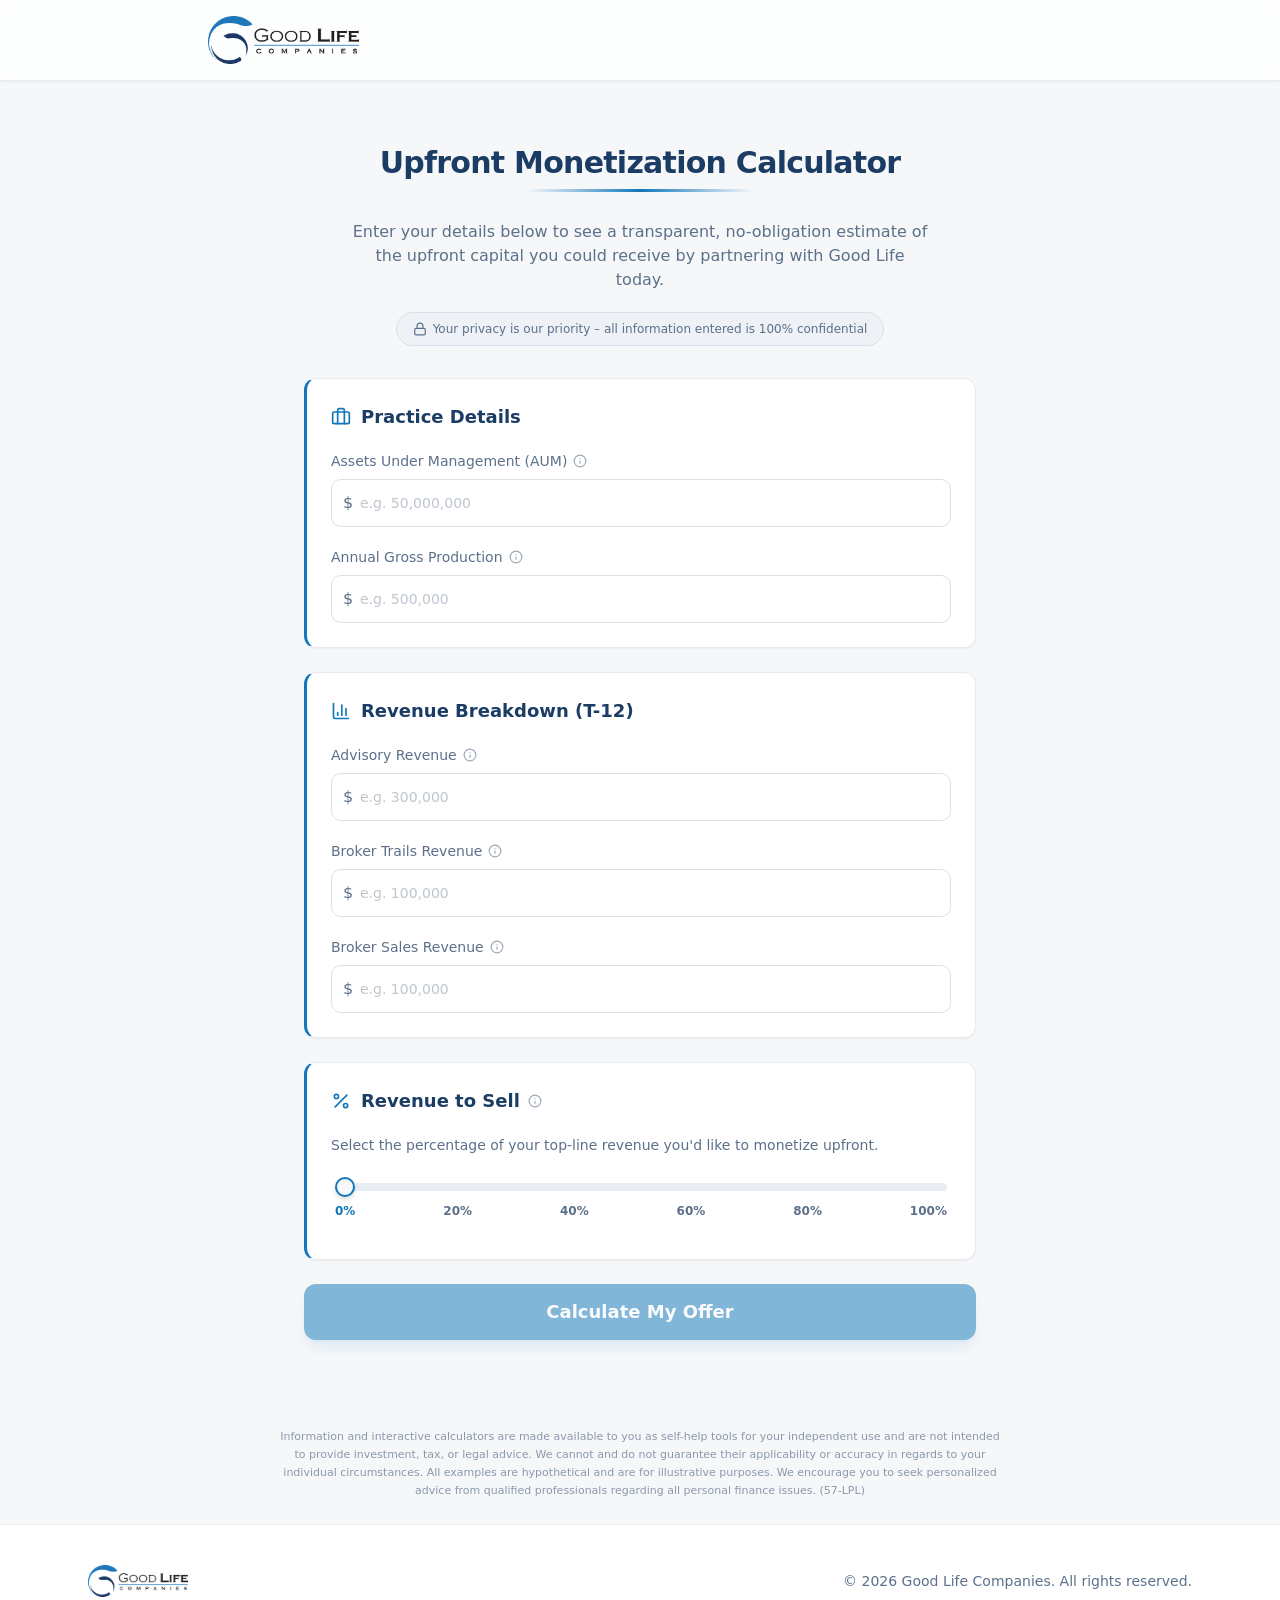
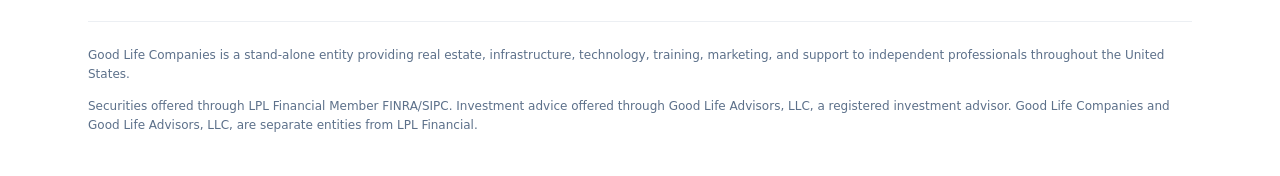
<file: advisor-cash-calculator/index.html>
<!doctype html>
<html lang="en">
  <head>
    <meta charset="UTF-8" />
    <meta name="viewport" content="width=device-width, initial-scale=1.0" />
    <!-- TODO: Set the document title to the name of your application -->
    <title>Upfront Monetization Calculator</title>
    <meta name="description" content="Discover your practice&#39;s value">
    <meta name="author" content="Lovable" />

    <!-- TODO: Update og:title to match your application name -->
    
    
    <meta property="og:type" content="website" />
    <meta property="og:image" content="https://pub-bb2e103a32db4e198524a2e9ed8f35b4.r2.dev/b8d66fdb-4e8e-48eb-8f45-7eb9c5a6b4fe/id-preview-dcf3acce--15c120b7-8d08-4857-aadd-a088596d946e.lovable.app-1775673208208.png">

    <meta name="twitter:card" content="summary_large_image" />
    <meta name="twitter:site" content="@Lovable" />
    <meta name="twitter:image" content="https://pub-bb2e103a32db4e198524a2e9ed8f35b4.r2.dev/b8d66fdb-4e8e-48eb-8f45-7eb9c5a6b4fe/id-preview-dcf3acce--15c120b7-8d08-4857-aadd-a088596d946e.lovable.app-1775673208208.png">
    
  
  
  
  <meta property="og:title" content="Upfront Monetization Calculator">
  <meta name="twitter:title" content="Upfront Monetization Calculator">
  <meta property="og:description" content="Discover your practice&#39;s value">
  <meta name="twitter:description" content="Discover your practice&#39;s value">
  <script type="module" crossorigin src="./assets/index-BASuaXVz.js"></script>
  <link rel="stylesheet" crossorigin href="./assets/index-Bn9vd4Gv.css">
</head>

  <body>
    <div id="root"></div>
  </body>
</html>
</file>
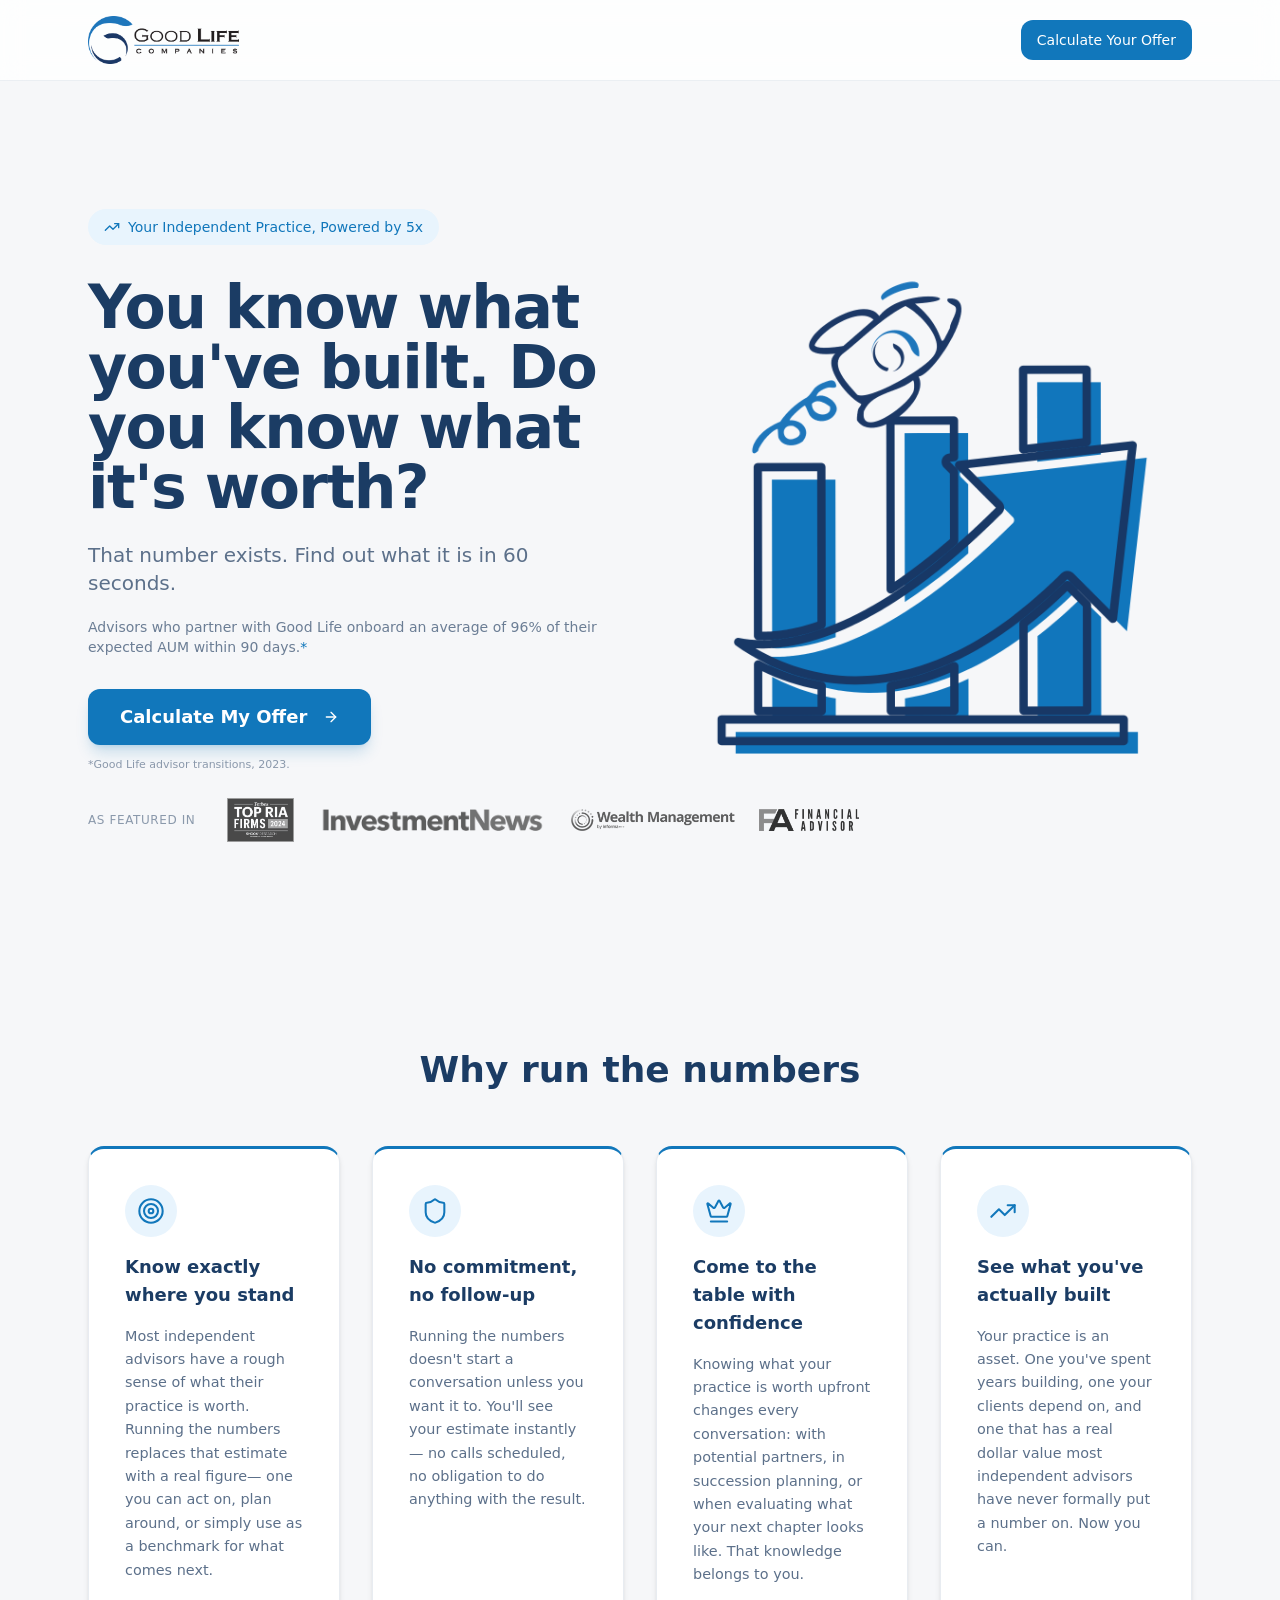
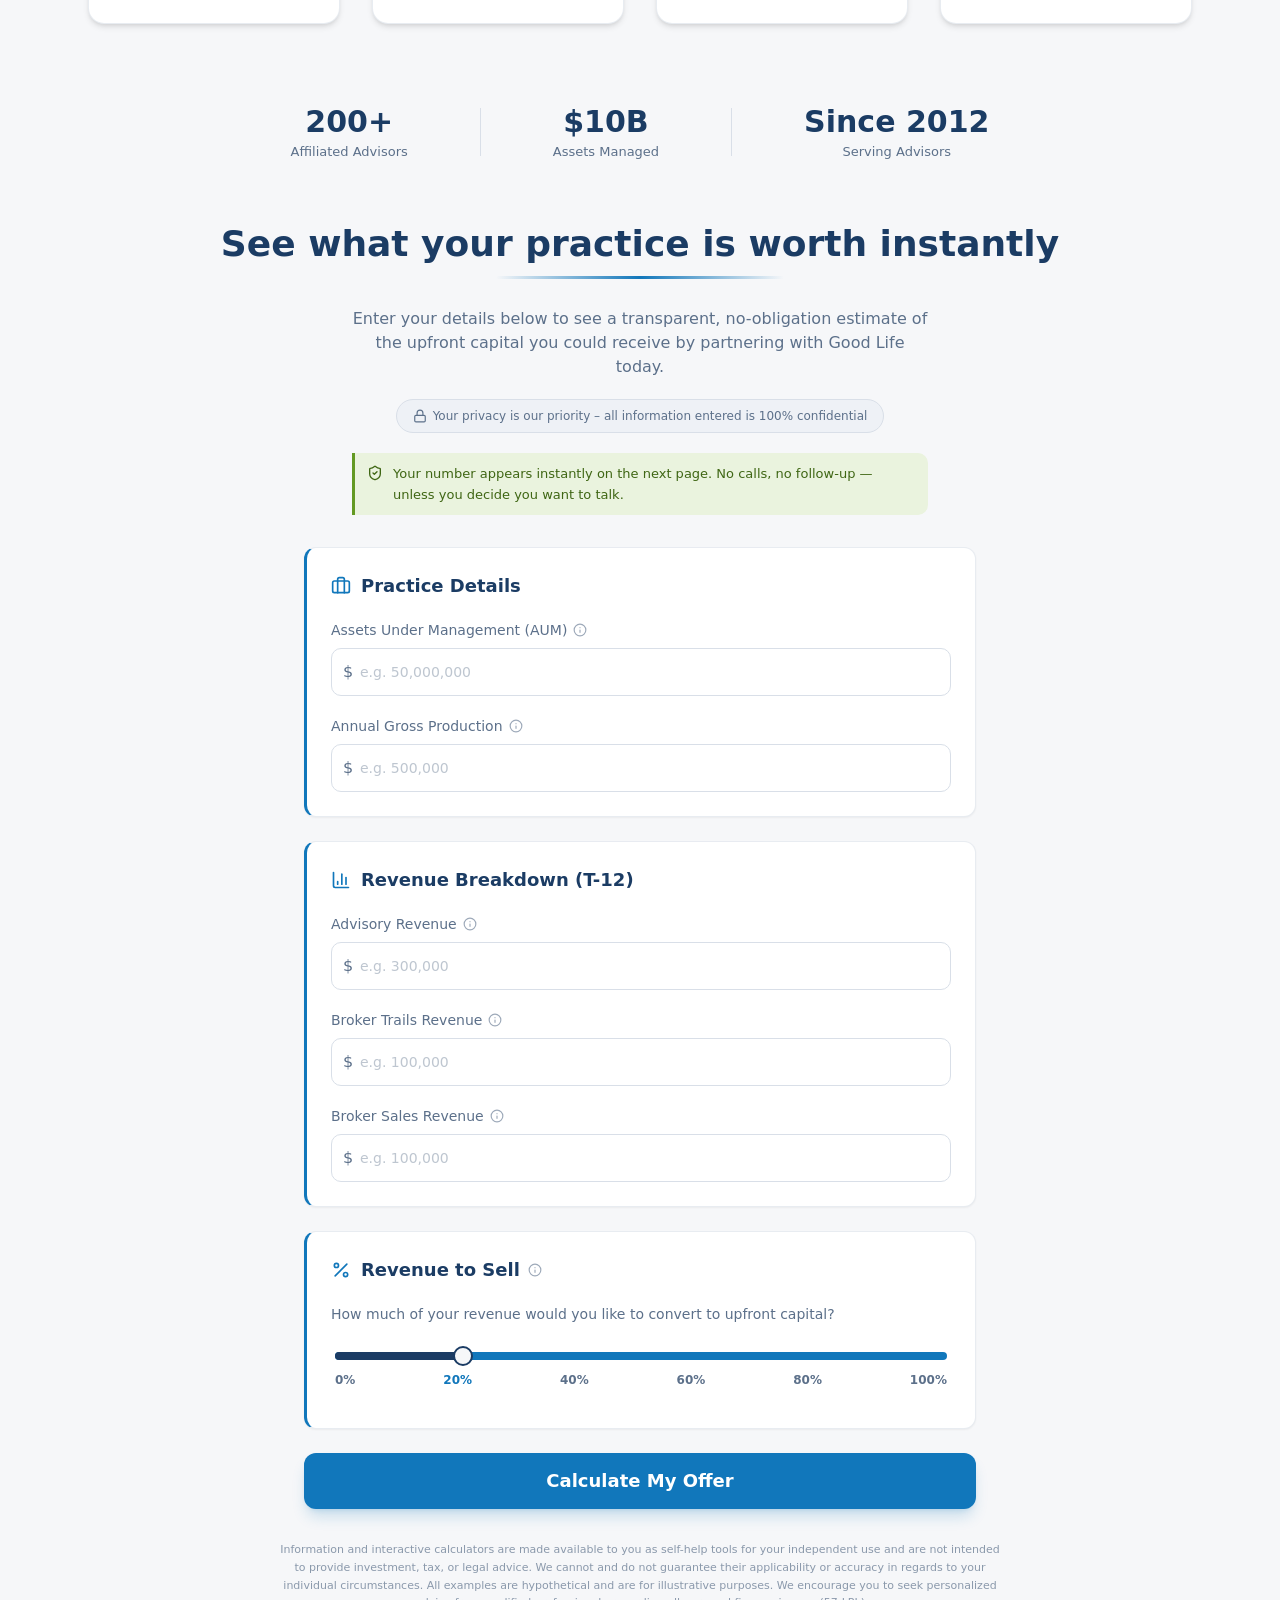
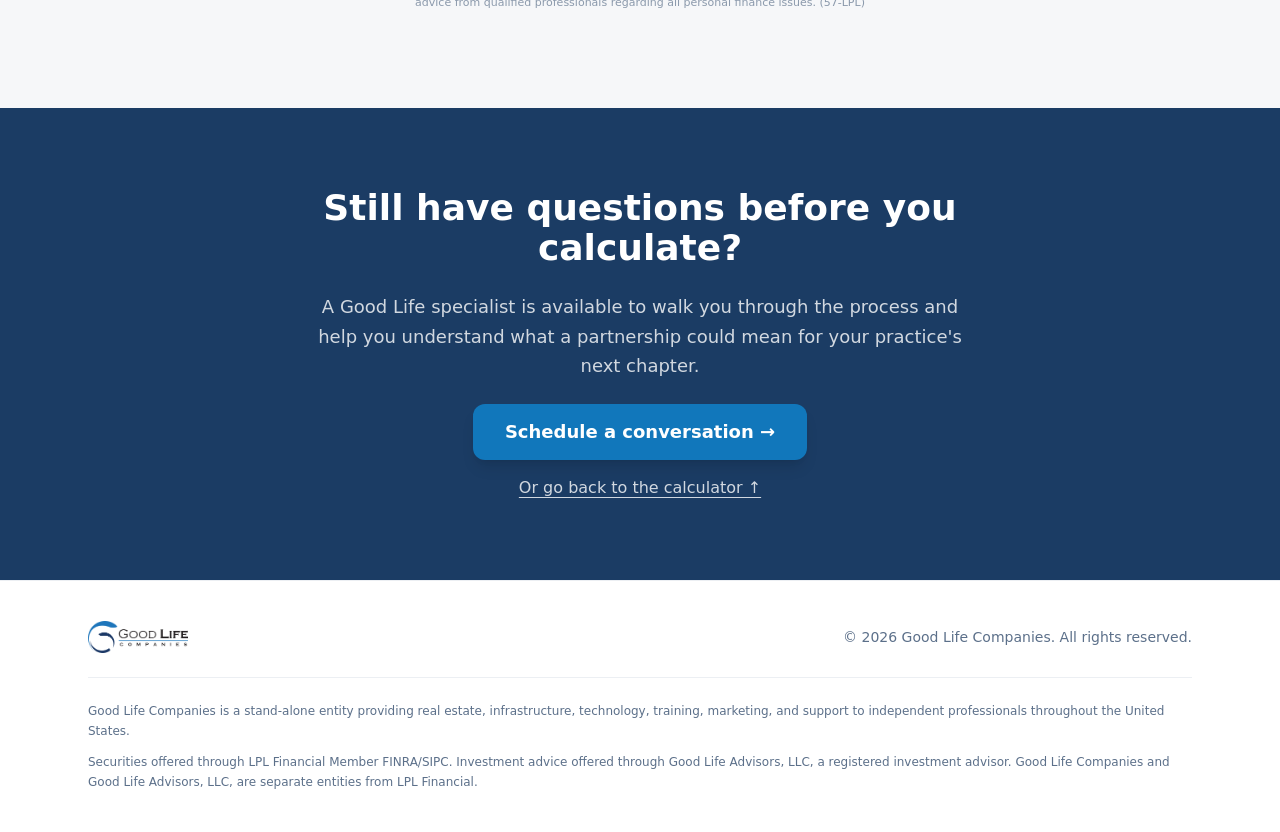
<file: independence-calculator/index.html>
<!doctype html>
<html lang="en">
  <head>
    <meta charset="UTF-8" />
    <meta name="viewport" content="width=device-width, initial-scale=1.0" />
    <!-- TODO: Set the document title to the name of your application -->
    <title>5X Your Independence</title>
    <meta name="description" content="Estimate your upfront cash offer in seconds. See what your advisory practice could be worth when you partner with Good Life.">
    <meta name="author" content="Lovable" />

    <!-- TODO: Update og:title to match your application name -->
    
    
    <meta property="og:type" content="website" />
    

    <meta name="twitter:card" content="summary_large_image" />
    <meta name="twitter:site" content="@Lovable" />
    
    
  
  
  
  <meta property="og:title" content="5X Your Independence">
  <meta name="twitter:title" content="5X Your Independence">
  <meta property="og:description" content="Estimate your upfront cash offer in seconds. See what your advisory practice could be worth when you partner with Good Life.">
  <meta name="twitter:description" content="Estimate your upfront cash offer in seconds. See what your advisory practice could be worth when you partner with Good Life.">
  <meta property="og:image" content="https://pub-bb2e103a32db4e198524a2e9ed8f35b4.r2.dev/43a07ec8-3bbf-4e24-867c-10896056615b/id-preview-e71bed95--b1b7c136-09bf-4aae-8491-3e3affd69630.lovable.app-1776457446319.png">
  <meta name="twitter:image" content="https://pub-bb2e103a32db4e198524a2e9ed8f35b4.r2.dev/43a07ec8-3bbf-4e24-867c-10896056615b/id-preview-e71bed95--b1b7c136-09bf-4aae-8491-3e3affd69630.lovable.app-1776457446319.png">
  <script type="module" crossorigin src="./assets/index-BUafbAha.js"></script>
  <link rel="stylesheet" crossorigin href="./assets/index-B77TqXtt.css">
</head>

  <body>
    <div id="root"></div>

    <!-- LinkedIn Insight Tag -->
    <script type="text/javascript">
      _linkedin_partner_id = "6134506";
      window._linkedin_data_partner_ids = window._linkedin_data_partner_ids || [];
      window._linkedin_data_partner_ids.push(_linkedin_partner_id);
    </script>
    <script type="text/javascript">
      (function(l) {
        if (!l){window.lintrk = function(a,b){window.lintrk.q.push([a,b])};
        window.lintrk.q=[]}
        var s = document.getElementsByTagName("script")[0];
        var b = document.createElement("script");
        b.type = "text/javascript";b.async = true;
        b.src = "https://snap.licdn.com/li.lms-analytics/insight.min.js";
        s.parentNode.insertBefore(b, s);
      })(window.lintrk);
    </script>
    <noscript>
      <img height="1" width="1" style="display:none;" alt="" src="https://px.ads.linkedin.com/collect/?pid=6134506&fmt=gif" />
    </noscript>
  </body>
</html>
</file>
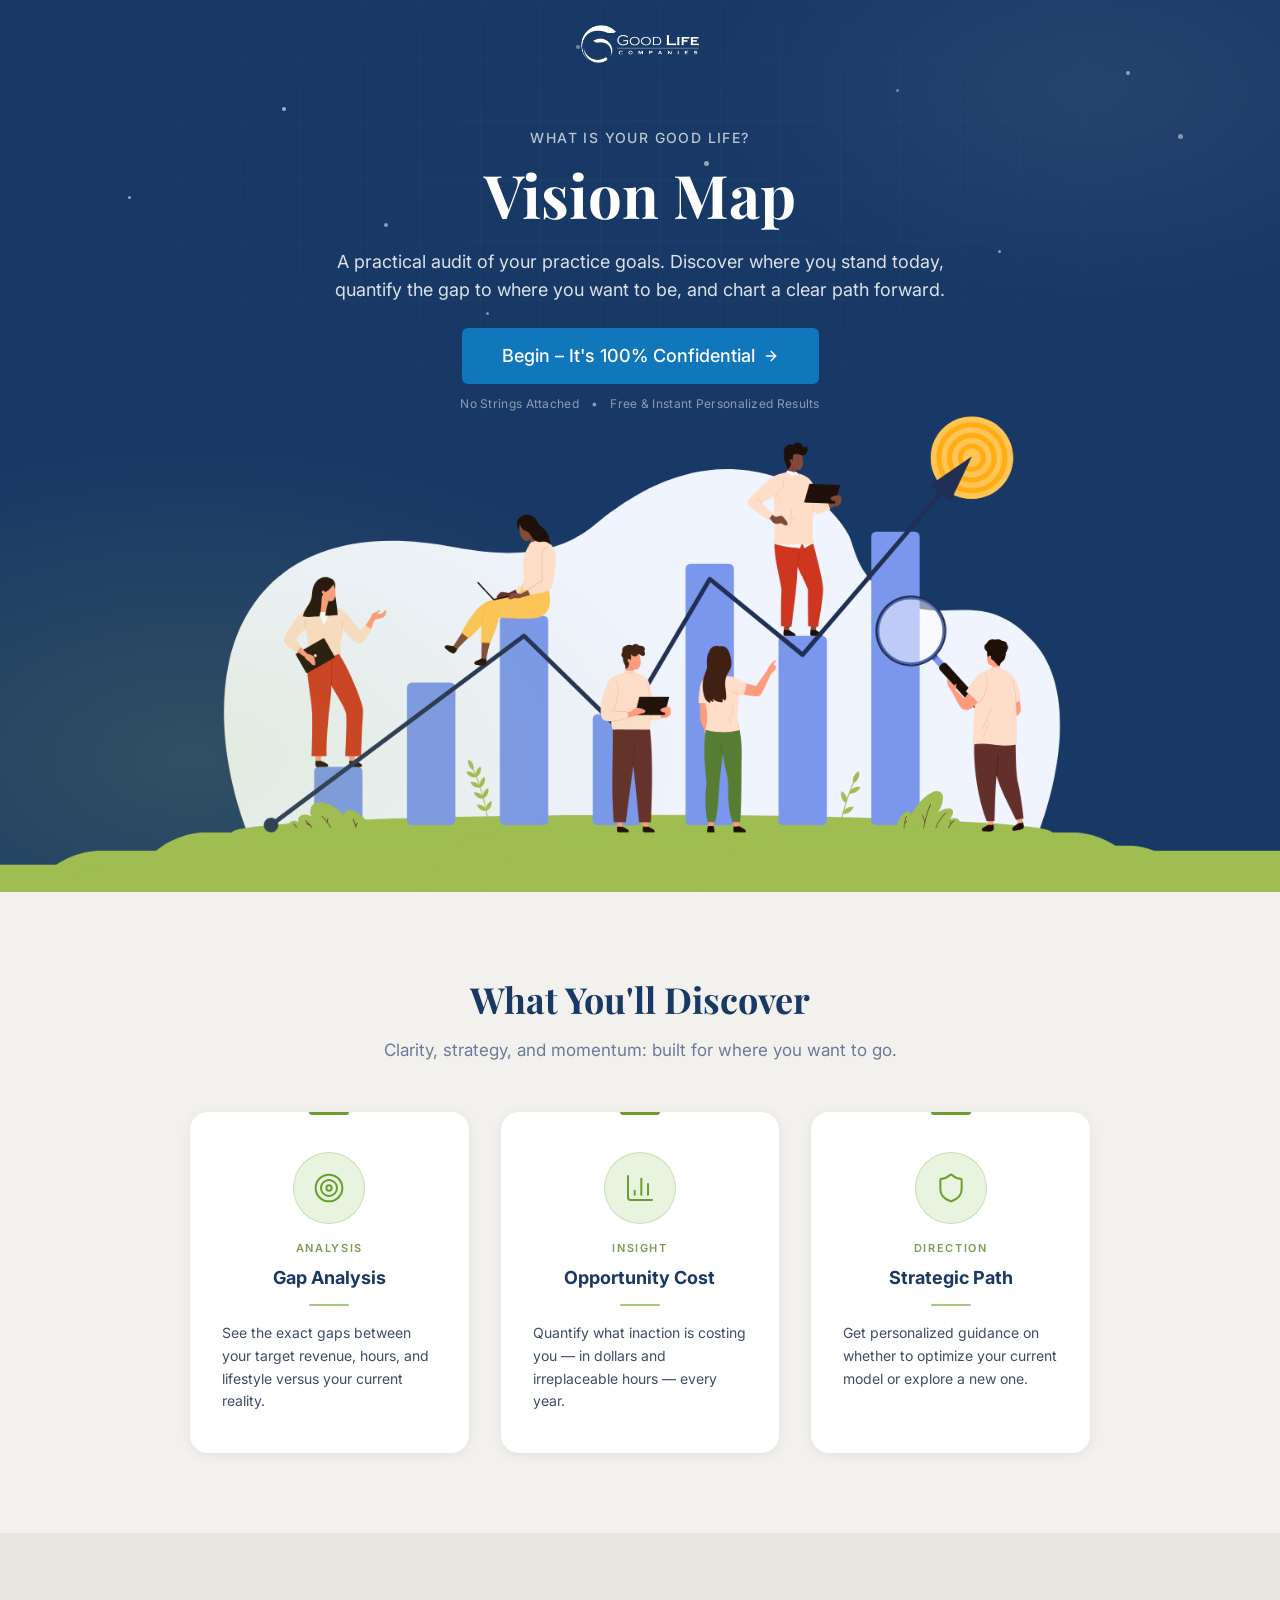
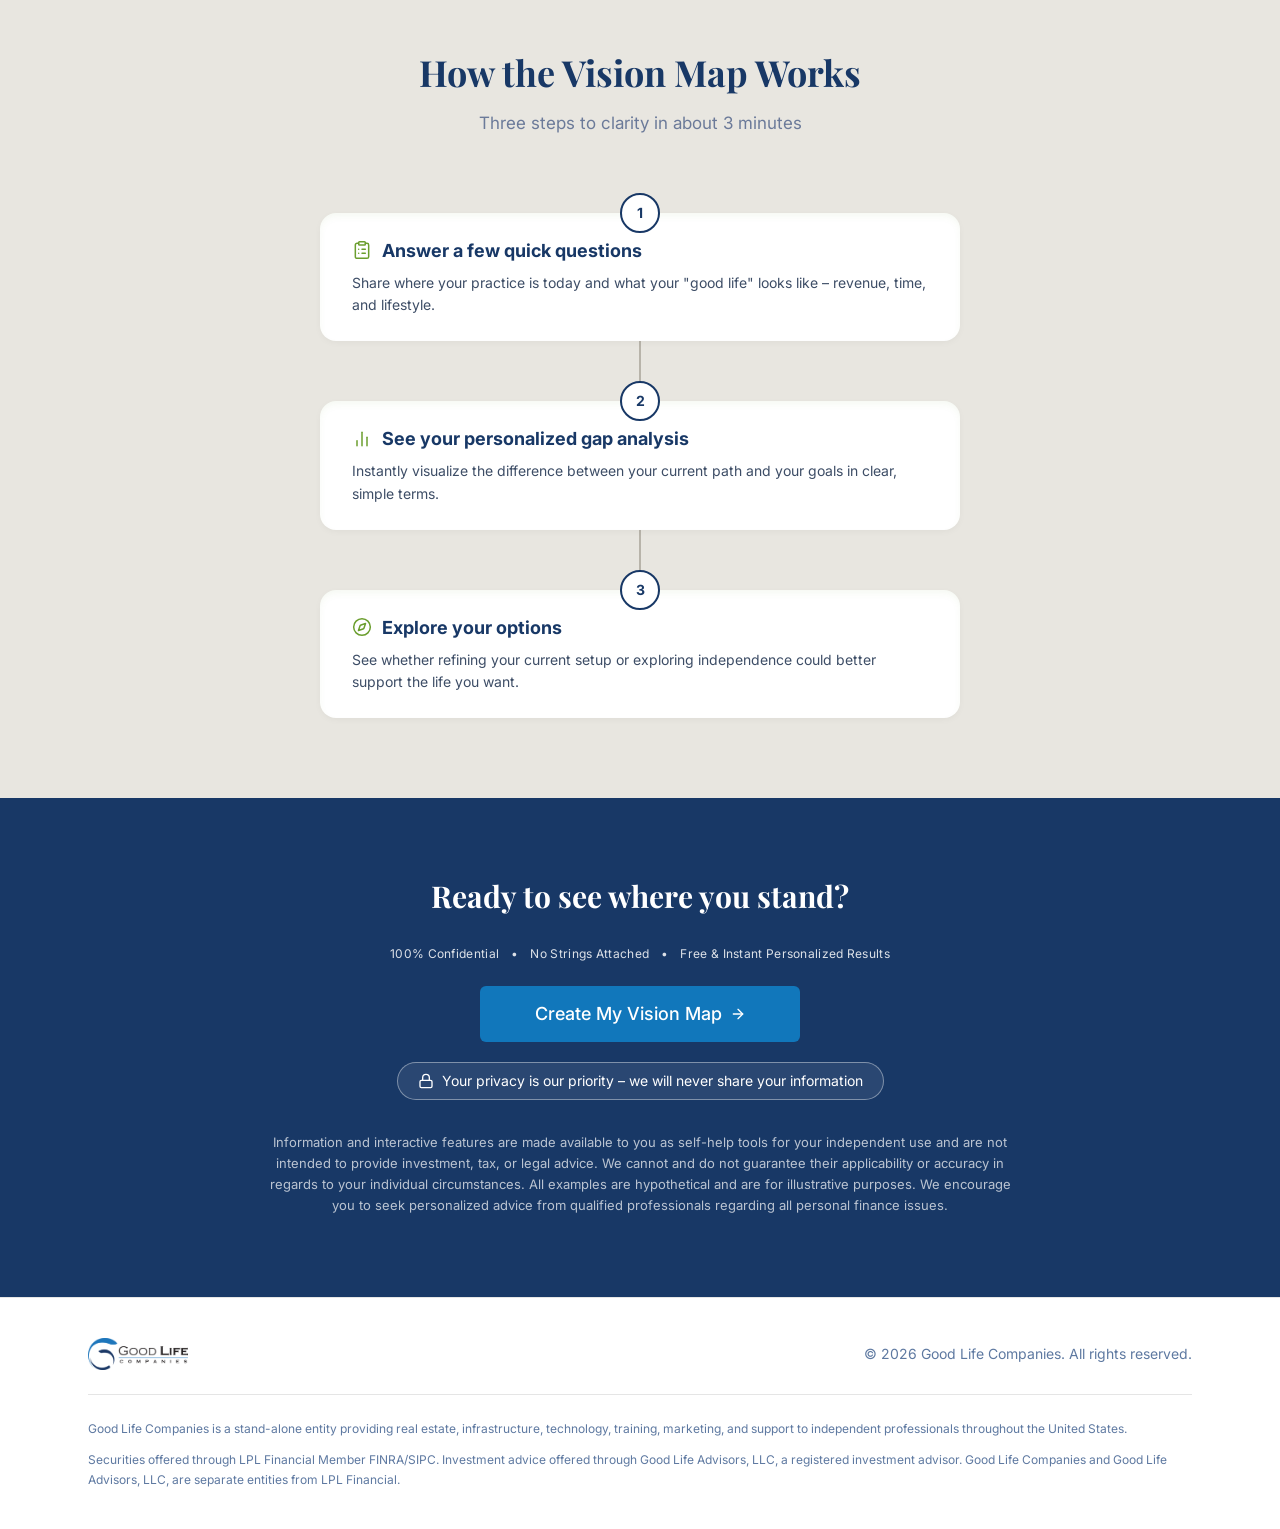
<file: vision-map/index.html>
<!doctype html>
<html lang="en">
  <head>
    <meta charset="UTF-8" />
    <meta name="viewport" content="width=device-width, initial-scale=1.0" />
    <title>Financial Advisor Practice Audit Tool | Good Life</title>
    <meta name="description" content="Run a financial plan on your own career. This free seven-part diagnostic helps financial advisors audit their practice, identify gaps, and build toward their goals.">

    <!-- GitHub Pages SPA: restore the real path saved by 404.html before the app boots -->
    <script type="text/javascript">
      (function (l) {
        if (l.search[1] === '/') {
          var decoded = l.search.slice(1).split('&').map(function (s) {
            return s.replace(/~and~/g, '&');
          }).join('?');
          window.history.replaceState(null, null, l.pathname.slice(0, -1) + decoded + l.hash);
        }
      })(window.location);
    </script>
    <meta name="author" content="Lovable" />

    <!-- TODO: Update og:title to match your application name -->
    
    
    <meta property="og:type" content="website" />
    <meta property="og:image" content="https://pub-bb2e103a32db4e198524a2e9ed8f35b4.r2.dev/fb4a0a81-963c-4d9f-8e84-7c8d6683bd85/id-preview-613f5fce--10c4ae53-5c97-4cbe-b4d2-ba5c168e3c31.lovable.app-1775057575527.png">

    <meta name="twitter:card" content="summary_large_image" />
    <meta name="twitter:site" content="@Lovable" />
    <meta name="twitter:image" content="https://pub-bb2e103a32db4e198524a2e9ed8f35b4.r2.dev/fb4a0a81-963c-4d9f-8e84-7c8d6683bd85/id-preview-613f5fce--10c4ae53-5c97-4cbe-b4d2-ba5c168e3c31.lovable.app-1775057575527.png">
  <meta property="og:title" content="Financial Advisor Practice Audit Tool | Good Life">
  <meta name="twitter:title" content="Financial Advisor Practice Audit Tool | Good Life">
  <meta property="og:description" content="Run a financial plan on your own career. This free seven-part diagnostic helps financial advisors audit their practice, identify gaps, and build toward their goals.">
  <meta name="twitter:description" content="Run a financial plan on your own career. This free seven-part diagnostic helps financial advisors audit their practice, identify gaps, and build toward their goals.">

    <!-- LinkedIn Insight Tag -->
    <script type="text/javascript">
      _linkedin_partner_id = "6134506";
      window._linkedin_data_partner_ids = window._linkedin_data_partner_ids || [];
      window._linkedin_data_partner_ids.push(_linkedin_partner_id);
    </script>
    <script type="text/javascript">
      (function(l) {
        if (!l) {
          window.lintrk = function(a,b) { window.lintrk.q.push([a,b]); };
          window.lintrk.q = [];
        }
        var s = document.getElementsByTagName("script")[0];
        var b = document.createElement("script");
        b.type = "text/javascript";
        b.async = true;
        b.src = "https://snap.licdn.com/li.lms-analytics/insight.min.js";
        s.parentNode.insertBefore(b, s);
      })(window.lintrk);
    </script>
    <script type="module" crossorigin src="./assets/index-CUrtNctB.js"></script>
    <link rel="stylesheet" crossorigin href="./assets/index-EKVRKjxw.css">
  </head>

  <body>
    <div id="root"></div>

    <!-- LinkedIn Insight Tag noscript fallback -->
    <noscript>
      <img height="1" width="1" style="display:none;" alt="" src="https://px.ads.linkedin.com/collect/?pid=6134506&fmt=gif" />
    </noscript>
  </body>
</html>
</file>
<file: advisor-cash-calculator/assets/index-Bn9vd4Gv.css>
*,:before,:after{--tw-border-spacing-x: 0;--tw-border-spacing-y: 0;--tw-translate-x: 0;--tw-translate-y: 0;--tw-rotate: 0;--tw-skew-x: 0;--tw-skew-y: 0;--tw-scale-x: 1;--tw-scale-y: 1;--tw-pan-x: ;--tw-pan-y: ;--tw-pinch-zoom: ;--tw-scroll-snap-strictness: proximity;--tw-gradient-from-position: ;--tw-gradient-via-position: ;--tw-gradient-to-position: ;--tw-ordinal: ;--tw-slashed-zero: ;--tw-numeric-figure: ;--tw-numeric-spacing: ;--tw-numeric-fraction: ;--tw-ring-inset: ;--tw-ring-offset-width: 0px;--tw-ring-offset-color: #fff;--tw-ring-color: rgb(59 130 246 / .5);--tw-ring-offset-shadow: 0 0 #0000;--tw-ring-shadow: 0 0 #0000;--tw-shadow: 0 0 #0000;--tw-shadow-colored: 0 0 #0000;--tw-blur: ;--tw-brightness: ;--tw-contrast: ;--tw-grayscale: ;--tw-hue-rotate: ;--tw-invert: ;--tw-saturate: ;--tw-sepia: ;--tw-drop-shadow: ;--tw-backdrop-blur: ;--tw-backdrop-brightness: ;--tw-backdrop-contrast: ;--tw-backdrop-grayscale: ;--tw-backdrop-hue-rotate: ;--tw-backdrop-invert: ;--tw-backdrop-opacity: ;--tw-backdrop-saturate: ;--tw-backdrop-sepia: ;--tw-contain-size: ;--tw-contain-layout: ;--tw-contain-paint: ;--tw-contain-style: }::backdrop{--tw-border-spacing-x: 0;--tw-border-spacing-y: 0;--tw-translate-x: 0;--tw-translate-y: 0;--tw-rotate: 0;--tw-skew-x: 0;--tw-skew-y: 0;--tw-scale-x: 1;--tw-scale-y: 1;--tw-pan-x: ;--tw-pan-y: ;--tw-pinch-zoom: ;--tw-scroll-snap-strictness: proximity;--tw-gradient-from-position: ;--tw-gradient-via-position: ;--tw-gradient-to-position: ;--tw-ordinal: ;--tw-slashed-zero: ;--tw-numeric-figure: ;--tw-numeric-spacing: ;--tw-numeric-fraction: ;--tw-ring-inset: ;--tw-ring-offset-width: 0px;--tw-ring-offset-color: #fff;--tw-ring-color: rgb(59 130 246 / .5);--tw-ring-offset-shadow: 0 0 #0000;--tw-ring-shadow: 0 0 #0000;--tw-shadow: 0 0 #0000;--tw-shadow-colored: 0 0 #0000;--tw-blur: ;--tw-brightness: ;--tw-contrast: ;--tw-grayscale: ;--tw-hue-rotate: ;--tw-invert: ;--tw-saturate: ;--tw-sepia: ;--tw-drop-shadow: ;--tw-backdrop-blur: ;--tw-backdrop-brightness: ;--tw-backdrop-contrast: ;--tw-backdrop-grayscale: ;--tw-backdrop-hue-rotate: ;--tw-backdrop-invert: ;--tw-backdrop-opacity: ;--tw-backdrop-saturate: ;--tw-backdrop-sepia: ;--tw-contain-size: ;--tw-contain-layout: ;--tw-contain-paint: ;--tw-contain-style: }*,:before,:after{box-sizing:border-box;border-width:0;border-style:solid;border-color:#e5e7eb}:before,:after{--tw-content: ""}html,:host{line-height:1.5;-webkit-text-size-adjust:100%;-moz-tab-size:4;-o-tab-size:4;tab-size:4;font-family:ui-sans-serif,system-ui,sans-serif,"Apple Color Emoji","Segoe UI Emoji",Segoe UI Symbol,"Noto Color Emoji";font-feature-settings:normal;font-variation-settings:normal;-webkit-tap-highlight-color:transparent}body{margin:0;line-height:inherit}hr{height:0;color:inherit;border-top-width:1px}abbr:where([title]){-webkit-text-decoration:underline dotted;text-decoration:underline dotted}h1,h2,h3,h4,h5,h6{font-size:inherit;font-weight:inherit}a{color:inherit;text-decoration:inherit}b,strong{font-weight:bolder}code,kbd,samp,pre{font-family:ui-monospace,SFMono-Regular,Menlo,Monaco,Consolas,Liberation Mono,Courier New,monospace;font-feature-settings:normal;font-variation-settings:normal;font-size:1em}small{font-size:80%}sub,sup{font-size:75%;line-height:0;position:relative;vertical-align:baseline}sub{bottom:-.25em}sup{top:-.5em}table{text-indent:0;border-color:inherit;border-collapse:collapse}button,input,optgroup,select,textarea{font-family:inherit;font-feature-settings:inherit;font-variation-settings:inherit;font-size:100%;font-weight:inherit;line-height:inherit;letter-spacing:inherit;color:inherit;margin:0;padding:0}button,select{text-transform:none}button,input:where([type=button]),input:where([type=reset]),input:where([type=submit]){-webkit-appearance:button;background-color:transparent;background-image:none}:-moz-focusring{outline:auto}:-moz-ui-invalid{box-shadow:none}progress{vertical-align:baseline}::-webkit-inner-spin-button,::-webkit-outer-spin-button{height:auto}[type=search]{-webkit-appearance:textfield;outline-offset:-2px}::-webkit-search-decoration{-webkit-appearance:none}::-webkit-file-upload-button{-webkit-appearance:button;font:inherit}summary{display:list-item}blockquote,dl,dd,h1,h2,h3,h4,h5,h6,hr,figure,p,pre{margin:0}fieldset{margin:0;padding:0}legend{padding:0}ol,ul,menu{list-style:none;margin:0;padding:0}dialog{padding:0}textarea{resize:vertical}input::-moz-placeholder,textarea::-moz-placeholder{opacity:1;color:#9ca3af}input::placeholder,textarea::placeholder{opacity:1;color:#9ca3af}button,[role=button]{cursor:pointer}:disabled{cursor:default}img,svg,video,canvas,audio,iframe,embed,object{display:block;vertical-align:middle}img,video{max-width:100%;height:auto}[hidden]:where(:not([hidden=until-found])){display:none}:root{--background: 220 20% 97%;--foreground: 213 57% 25%;--card: 0 0% 100%;--card-foreground: 213 57% 25%;--popover: 0 0% 100%;--popover-foreground: 213 57% 25%;--primary: 213 57% 25%;--primary-foreground: 0 0% 100%;--secondary: 204 83% 40%;--secondary-foreground: 0 0% 100%;--muted: 214 30% 93%;--muted-foreground: 213 20% 45%;--accent: 204 83% 95%;--accent-foreground: 213 57% 25%;--destructive: 0 84% 60%;--destructive-foreground: 0 0% 100%;--border: 214 25% 88%;--input: 214 25% 88%;--ring: 204 83% 40%;--radius: .75rem;--sidebar-background: 0 0% 98%;--sidebar-foreground: 240 5.3% 26.1%;--sidebar-primary: 240 5.9% 10%;--sidebar-primary-foreground: 0 0% 98%;--sidebar-accent: 240 4.8% 95.9%;--sidebar-accent-foreground: 240 5.9% 10%;--sidebar-border: 220 13% 91%;--sidebar-ring: 204 83% 40%}*{border-color:hsl(var(--border))}body{background-color:hsl(var(--background));color:hsl(var(--foreground));font-family:Inter,system-ui,-apple-system,sans-serif}h1,h2,h3,h4,h5,h6{font-family:DM Sans,Inter,system-ui,sans-serif}.sr-only{position:absolute;width:1px;height:1px;padding:0;margin:-1px;overflow:hidden;clip:rect(0,0,0,0);white-space:nowrap;border-width:0}.pointer-events-none{pointer-events:none}.pointer-events-auto{pointer-events:auto}.visible{visibility:visible}.invisible{visibility:hidden}.static{position:static}.fixed{position:fixed}.absolute{position:absolute}.relative{position:relative}.sticky{position:sticky}.inset-0{top:0;right:0;bottom:0;left:0}.inset-x-0{left:0;right:0}.inset-y-0{top:0;bottom:0}.-bottom-12{bottom:-3rem}.-bottom-8{bottom:-2rem}.-left-12{left:-3rem}.-right-12{right:-3rem}.-top-12{top:-3rem}.-top-8{top:-2rem}.bottom-0{bottom:0}.left-0{left:0}.left-1{left:.25rem}.left-1\/2{left:50%}.left-2{left:.5rem}.left-3{left:.75rem}.left-\[50\%\]{left:50%}.right-0{right:0}.right-1{right:.25rem}.right-2{right:.5rem}.right-3{right:.75rem}.right-4{right:1rem}.top-0{top:0}.top-1\.5{top:.375rem}.top-1\/2{top:50%}.top-2{top:.5rem}.top-3\.5{top:.875rem}.top-4{top:1rem}.top-\[1px\]{top:1px}.top-\[50\%\]{top:50%}.top-\[60\%\]{top:60%}.top-full{top:100%}.-z-10{z-index:-10}.z-10{z-index:10}.z-20{z-index:20}.z-50{z-index:50}.z-\[100\]{z-index:100}.z-\[1\]{z-index:1}.-mx-1{margin-left:-.25rem;margin-right:-.25rem}.mx-2{margin-left:.5rem;margin-right:.5rem}.mx-3\.5{margin-left:.875rem;margin-right:.875rem}.mx-auto{margin-left:auto;margin-right:auto}.my-0\.5{margin-top:.125rem;margin-bottom:.125rem}.my-1{margin-top:.25rem;margin-bottom:.25rem}.-ml-4{margin-left:-1rem}.-mt-4{margin-top:-1rem}.mb-1{margin-bottom:.25rem}.mb-2{margin-bottom:.5rem}.mb-4{margin-bottom:1rem}.mb-6{margin-bottom:1.5rem}.ml-1{margin-left:.25rem}.ml-2{margin-left:.5rem}.ml-auto{margin-left:auto}.mr-2{margin-right:.5rem}.mt-1\.5{margin-top:.375rem}.mt-2{margin-top:.5rem}.mt-24{margin-top:6rem}.mt-3{margin-top:.75rem}.mt-4{margin-top:1rem}.mt-auto{margin-top:auto}.block{display:block}.flex{display:flex}.inline-flex{display:inline-flex}.table{display:table}.grid{display:grid}.hidden{display:none}.aspect-square{aspect-ratio:1 / 1}.aspect-video{aspect-ratio:16 / 9}.size-4{width:1rem;height:1rem}.h-1\.5{height:.375rem}.h-10{height:2.5rem}.h-11{height:2.75rem}.h-12{height:3rem}.h-14{height:3.5rem}.h-16{height:4rem}.h-2{height:.5rem}.h-2\.5{height:.625rem}.h-3{height:.75rem}.h-3\.5{height:.875rem}.h-4{height:1rem}.h-5{height:1.25rem}.h-6{height:1.5rem}.h-7{height:1.75rem}.h-8{height:2rem}.h-9{height:2.25rem}.h-\[1px\]{height:1px}.h-\[3px\]{height:3px}.h-\[var\(--radix-navigation-menu-viewport-height\)\]{height:var(--radix-navigation-menu-viewport-height)}.h-\[var\(--radix-select-trigger-height\)\]{height:var(--radix-select-trigger-height)}.h-auto{height:auto}.h-full{height:100%}.h-px{height:1px}.h-svh{height:100svh}.max-h-96{max-height:24rem}.max-h-\[300px\]{max-height:300px}.max-h-screen{max-height:100vh}.min-h-0{min-height:0px}.min-h-\[80px\]{min-height:80px}.min-h-screen{min-height:100vh}.min-h-svh{min-height:100svh}.w-0{width:0px}.w-1{width:.25rem}.w-10{width:2.5rem}.w-11{width:2.75rem}.w-16{width:4rem}.w-2{width:.5rem}.w-2\.5{width:.625rem}.w-3{width:.75rem}.w-3\.5{width:.875rem}.w-3\/4{width:75%}.w-4{width:1rem}.w-44{width:11rem}.w-5{width:1.25rem}.w-64{width:16rem}.w-7{width:1.75rem}.w-72{width:18rem}.w-8{width:2rem}.w-9{width:2.25rem}.w-\[--sidebar-width\]{width:var(--sidebar-width)}.w-\[100px\]{width:100px}.w-\[1px\]{width:1px}.w-auto{width:auto}.w-full{width:100%}.w-max{width:-moz-max-content;width:max-content}.w-px{width:1px}.min-w-0{min-width:0px}.min-w-5{min-width:1.25rem}.min-w-\[12rem\]{min-width:12rem}.min-w-\[8rem\]{min-width:8rem}.min-w-\[var\(--radix-select-trigger-width\)\]{min-width:var(--radix-select-trigger-width)}.max-w-2xl{max-width:42rem}.max-w-3xl{max-width:48rem}.max-w-4xl{max-width:56rem}.max-w-6xl{max-width:72rem}.max-w-\[--skeleton-width\]{max-width:var(--skeleton-width)}.max-w-lg{max-width:32rem}.max-w-max{max-width:-moz-max-content;max-width:max-content}.max-w-md{max-width:28rem}.max-w-xl{max-width:36rem}.max-w-xs{max-width:20rem}.flex-1{flex:1 1 0%}.shrink-0{flex-shrink:0}.grow{flex-grow:1}.grow-0{flex-grow:0}.basis-full{flex-basis:100%}.caption-bottom{caption-side:bottom}.border-collapse{border-collapse:collapse}.-translate-x-1\/2{--tw-translate-x: -50%;transform:translate(var(--tw-translate-x),var(--tw-translate-y)) rotate(var(--tw-rotate)) skew(var(--tw-skew-x)) skewY(var(--tw-skew-y)) scaleX(var(--tw-scale-x)) scaleY(var(--tw-scale-y))}.-translate-x-px{--tw-translate-x: -1px;transform:translate(var(--tw-translate-x),var(--tw-translate-y)) rotate(var(--tw-rotate)) skew(var(--tw-skew-x)) skewY(var(--tw-skew-y)) scaleX(var(--tw-scale-x)) scaleY(var(--tw-scale-y))}.-translate-y-1\/2{--tw-translate-y: -50%;transform:translate(var(--tw-translate-x),var(--tw-translate-y)) rotate(var(--tw-rotate)) skew(var(--tw-skew-x)) skewY(var(--tw-skew-y)) scaleX(var(--tw-scale-x)) scaleY(var(--tw-scale-y))}.translate-x-\[-50\%\]{--tw-translate-x: -50%;transform:translate(var(--tw-translate-x),var(--tw-translate-y)) rotate(var(--tw-rotate)) skew(var(--tw-skew-x)) skewY(var(--tw-skew-y)) scaleX(var(--tw-scale-x)) scaleY(var(--tw-scale-y))}.translate-x-px{--tw-translate-x: 1px;transform:translate(var(--tw-translate-x),var(--tw-translate-y)) rotate(var(--tw-rotate)) skew(var(--tw-skew-x)) skewY(var(--tw-skew-y)) scaleX(var(--tw-scale-x)) scaleY(var(--tw-scale-y))}.translate-y-\[-50\%\]{--tw-translate-y: -50%;transform:translate(var(--tw-translate-x),var(--tw-translate-y)) rotate(var(--tw-rotate)) skew(var(--tw-skew-x)) skewY(var(--tw-skew-y)) scaleX(var(--tw-scale-x)) scaleY(var(--tw-scale-y))}.rotate-45{--tw-rotate: 45deg;transform:translate(var(--tw-translate-x),var(--tw-translate-y)) rotate(var(--tw-rotate)) skew(var(--tw-skew-x)) skewY(var(--tw-skew-y)) scaleX(var(--tw-scale-x)) scaleY(var(--tw-scale-y))}.rotate-90{--tw-rotate: 90deg;transform:translate(var(--tw-translate-x),var(--tw-translate-y)) rotate(var(--tw-rotate)) skew(var(--tw-skew-x)) skewY(var(--tw-skew-y)) scaleX(var(--tw-scale-x)) scaleY(var(--tw-scale-y))}.transform{transform:translate(var(--tw-translate-x),var(--tw-translate-y)) rotate(var(--tw-rotate)) skew(var(--tw-skew-x)) skewY(var(--tw-skew-y)) scaleX(var(--tw-scale-x)) scaleY(var(--tw-scale-y))}@keyframes pulse{50%{opacity:.5}}.animate-pulse{animation:pulse 2s cubic-bezier(.4,0,.6,1) infinite}@keyframes spin{to{transform:rotate(360deg)}}.animate-spin{animation:spin 1s linear infinite}.cursor-default{cursor:default}.cursor-help{cursor:help}.cursor-pointer{cursor:pointer}.touch-none{touch-action:none}.select-none{-webkit-user-select:none;-moz-user-select:none;user-select:none}.list-none{list-style-type:none}.flex-row{flex-direction:row}.flex-col{flex-direction:column}.flex-col-reverse{flex-direction:column-reverse}.flex-wrap{flex-wrap:wrap}.items-start{align-items:flex-start}.items-end{align-items:flex-end}.items-center{align-items:center}.items-stretch{align-items:stretch}.justify-center{justify-content:center}.justify-between{justify-content:space-between}.gap-1{gap:.25rem}.gap-1\.5{gap:.375rem}.gap-2{gap:.5rem}.gap-2\.5{gap:.625rem}.gap-3{gap:.75rem}.gap-4{gap:1rem}.gap-6{gap:1.5rem}.space-x-1>:not([hidden])~:not([hidden]){--tw-space-x-reverse: 0;margin-right:calc(.25rem * var(--tw-space-x-reverse));margin-left:calc(.25rem * calc(1 - var(--tw-space-x-reverse)))}.space-x-4>:not([hidden])~:not([hidden]){--tw-space-x-reverse: 0;margin-right:calc(1rem * var(--tw-space-x-reverse));margin-left:calc(1rem * calc(1 - var(--tw-space-x-reverse)))}.space-y-1>:not([hidden])~:not([hidden]){--tw-space-y-reverse: 0;margin-top:calc(.25rem * calc(1 - var(--tw-space-y-reverse)));margin-bottom:calc(.25rem * var(--tw-space-y-reverse))}.space-y-1\.5>:not([hidden])~:not([hidden]){--tw-space-y-reverse: 0;margin-top:calc(.375rem * calc(1 - var(--tw-space-y-reverse)));margin-bottom:calc(.375rem * var(--tw-space-y-reverse))}.space-y-2>:not([hidden])~:not([hidden]){--tw-space-y-reverse: 0;margin-top:calc(.5rem * calc(1 - var(--tw-space-y-reverse)));margin-bottom:calc(.5rem * var(--tw-space-y-reverse))}.space-y-3>:not([hidden])~:not([hidden]){--tw-space-y-reverse: 0;margin-top:calc(.75rem * calc(1 - var(--tw-space-y-reverse)));margin-bottom:calc(.75rem * var(--tw-space-y-reverse))}.space-y-4>:not([hidden])~:not([hidden]){--tw-space-y-reverse: 0;margin-top:calc(1rem * calc(1 - var(--tw-space-y-reverse)));margin-bottom:calc(1rem * var(--tw-space-y-reverse))}.space-y-5>:not([hidden])~:not([hidden]){--tw-space-y-reverse: 0;margin-top:calc(1.25rem * calc(1 - var(--tw-space-y-reverse)));margin-bottom:calc(1.25rem * var(--tw-space-y-reverse))}.space-y-6>:not([hidden])~:not([hidden]){--tw-space-y-reverse: 0;margin-top:calc(1.5rem * calc(1 - var(--tw-space-y-reverse)));margin-bottom:calc(1.5rem * var(--tw-space-y-reverse))}.space-y-8>:not([hidden])~:not([hidden]){--tw-space-y-reverse: 0;margin-top:calc(2rem * calc(1 - var(--tw-space-y-reverse)));margin-bottom:calc(2rem * var(--tw-space-y-reverse))}.overflow-auto{overflow:auto}.overflow-hidden{overflow:hidden}.overflow-y-auto{overflow-y:auto}.overflow-x-hidden{overflow-x:hidden}.whitespace-nowrap{white-space:nowrap}.break-words{overflow-wrap:break-word}.rounded-2xl{border-radius:1rem}.rounded-\[2px\]{border-radius:2px}.rounded-\[inherit\]{border-radius:inherit}.rounded-full{border-radius:9999px}.rounded-lg{border-radius:var(--radius)}.rounded-md{border-radius:calc(var(--radius) - 2px)}.rounded-sm{border-radius:calc(var(--radius) - 4px)}.rounded-xl{border-radius:.75rem}.rounded-t-\[10px\]{border-top-left-radius:10px;border-top-right-radius:10px}.rounded-tl-sm{border-top-left-radius:calc(var(--radius) - 4px)}.border{border-width:1px}.border-2{border-width:2px}.border-\[1\.5px\]{border-width:1.5px}.border-y{border-top-width:1px;border-bottom-width:1px}.border-b{border-bottom-width:1px}.border-l{border-left-width:1px}.border-l-\[3px\]{border-left-width:3px}.border-r{border-right-width:1px}.border-t{border-top-width:1px}.border-dashed{border-style:dashed}.border-\[--color-border\]{border-color:var(--color-border)}.border-border{border-color:hsl(var(--border))}.border-border\/50{border-color:hsl(var(--border) / .5)}.border-border\/60{border-color:hsl(var(--border) / .6)}.border-destructive{border-color:hsl(var(--destructive))}.border-destructive\/50{border-color:hsl(var(--destructive) / .5)}.border-input{border-color:hsl(var(--input))}.border-primary{border-color:hsl(var(--primary))}.border-secondary{border-color:hsl(var(--secondary))}.border-sidebar-border{border-color:hsl(var(--sidebar-border))}.border-transparent{border-color:transparent}.border-l-secondary{border-left-color:hsl(var(--secondary))}.border-l-transparent{border-left-color:transparent}.border-t-transparent{border-top-color:transparent}.bg-\[--color-bg\]{background-color:var(--color-bg)}.bg-accent{background-color:hsl(var(--accent))}.bg-background{background-color:hsl(var(--background))}.bg-black\/80{background-color:#000c}.bg-border{background-color:hsl(var(--border))}.bg-card{background-color:hsl(var(--card))}.bg-card\/80{background-color:hsl(var(--card) / .8)}.bg-destructive{background-color:hsl(var(--destructive))}.bg-foreground{background-color:hsl(var(--foreground))}.bg-muted{background-color:hsl(var(--muted))}.bg-muted\/50{background-color:hsl(var(--muted) / .5)}.bg-popover{background-color:hsl(var(--popover))}.bg-primary{background-color:hsl(var(--primary))}.bg-secondary{background-color:hsl(var(--secondary))}.bg-sidebar{background-color:hsl(var(--sidebar-background))}.bg-sidebar-border{background-color:hsl(var(--sidebar-border))}.bg-transparent{background-color:transparent}.bg-gradient-to-b{background-image:linear-gradient(to bottom,var(--tw-gradient-stops))}.bg-gradient-to-r{background-image:linear-gradient(to right,var(--tw-gradient-stops))}.from-accent\/60{--tw-gradient-from: hsl(var(--accent) / .6) var(--tw-gradient-from-position);--tw-gradient-to: hsl(var(--accent) / 0) var(--tw-gradient-to-position);--tw-gradient-stops: var(--tw-gradient-from), var(--tw-gradient-to)}.from-transparent{--tw-gradient-from: transparent var(--tw-gradient-from-position);--tw-gradient-to: rgb(0 0 0 / 0) var(--tw-gradient-to-position);--tw-gradient-stops: var(--tw-gradient-from), var(--tw-gradient-to)}.via-accent\/30{--tw-gradient-to: hsl(var(--accent) / 0) var(--tw-gradient-to-position);--tw-gradient-stops: var(--tw-gradient-from), hsl(var(--accent) / .3) var(--tw-gradient-via-position), var(--tw-gradient-to)}.via-secondary{--tw-gradient-to: hsl(var(--secondary) / 0) var(--tw-gradient-to-position);--tw-gradient-stops: var(--tw-gradient-from), hsl(var(--secondary)) var(--tw-gradient-via-position), var(--tw-gradient-to)}.to-transparent{--tw-gradient-to: transparent var(--tw-gradient-to-position)}.fill-current{fill:currentColor}.p-0{padding:0}.p-1{padding:.25rem}.p-2{padding:.5rem}.p-3{padding:.75rem}.p-4{padding:1rem}.p-6{padding:1.5rem}.p-8{padding:2rem}.p-\[1px\]{padding:1px}.px-1{padding-left:.25rem;padding-right:.25rem}.px-2{padding-left:.5rem;padding-right:.5rem}.px-2\.5{padding-left:.625rem;padding-right:.625rem}.px-3{padding-left:.75rem;padding-right:.75rem}.px-4{padding-left:1rem;padding-right:1rem}.px-5{padding-left:1.25rem;padding-right:1.25rem}.px-6{padding-left:1.5rem;padding-right:1.5rem}.px-8{padding-left:2rem;padding-right:2rem}.py-0\.5{padding-top:.125rem;padding-bottom:.125rem}.py-1{padding-top:.25rem;padding-bottom:.25rem}.py-1\.5{padding-top:.375rem;padding-bottom:.375rem}.py-10{padding-top:2.5rem;padding-bottom:2.5rem}.py-12{padding-top:3rem;padding-bottom:3rem}.py-2{padding-top:.5rem;padding-bottom:.5rem}.py-3{padding-top:.75rem;padding-bottom:.75rem}.py-4{padding-top:1rem;padding-bottom:1rem}.py-6{padding-top:1.5rem;padding-bottom:1.5rem}.pb-3{padding-bottom:.75rem}.pb-4{padding-bottom:1rem}.pl-2\.5{padding-left:.625rem}.pl-4{padding-left:1rem}.pl-7{padding-left:1.75rem}.pl-8{padding-left:2rem}.pr-2{padding-right:.5rem}.pr-2\.5{padding-right:.625rem}.pr-8{padding-right:2rem}.pt-0{padding-top:0}.pt-1{padding-top:.25rem}.pt-2{padding-top:.5rem}.pt-3{padding-top:.75rem}.pt-4{padding-top:1rem}.pt-6{padding-top:1.5rem}.text-left{text-align:left}.text-center{text-align:center}.align-middle{vertical-align:middle}.font-mono{font-family:ui-monospace,SFMono-Regular,Menlo,Monaco,Consolas,Liberation Mono,Courier New,monospace}.text-2xl{font-size:1.5rem;line-height:2rem}.text-3xl{font-size:1.875rem;line-height:2.25rem}.text-4xl{font-size:2.25rem;line-height:2.5rem}.text-5xl{font-size:3rem;line-height:1}.text-\[0\.8rem\]{font-size:.8rem}.text-\[11px\]{font-size:11px}.text-base{font-size:1rem;line-height:1.5rem}.text-lg{font-size:1.125rem;line-height:1.75rem}.text-sm{font-size:.875rem;line-height:1.25rem}.text-xl{font-size:1.25rem;line-height:1.75rem}.text-xs{font-size:.75rem;line-height:1rem}.font-bold{font-weight:700}.font-medium{font-weight:500}.font-normal{font-weight:400}.font-semibold{font-weight:600}.uppercase{text-transform:uppercase}.not-italic{font-style:normal}.tabular-nums{--tw-numeric-spacing: tabular-nums;font-variant-numeric:var(--tw-ordinal) var(--tw-slashed-zero) var(--tw-numeric-figure) var(--tw-numeric-spacing) var(--tw-numeric-fraction)}.leading-none{line-height:1}.leading-relaxed{line-height:1.625}.tracking-tight{letter-spacing:-.025em}.tracking-wider{letter-spacing:.05em}.tracking-widest{letter-spacing:.1em}.text-accent-foreground{color:hsl(var(--accent-foreground))}.text-card-foreground{color:hsl(var(--card-foreground))}.text-current{color:currentColor}.text-destructive{color:hsl(var(--destructive))}.text-destructive-foreground{color:hsl(var(--destructive-foreground))}.text-foreground{color:hsl(var(--foreground))}.text-foreground\/50{color:hsl(var(--foreground) / .5)}.text-muted-foreground{color:hsl(var(--muted-foreground))}.text-muted-foreground\/60{color:hsl(var(--muted-foreground) / .6)}.text-muted-foreground\/70{color:hsl(var(--muted-foreground) / .7)}.text-popover-foreground{color:hsl(var(--popover-foreground))}.text-primary{color:hsl(var(--primary))}.text-primary-foreground{color:hsl(var(--primary-foreground))}.text-secondary{color:hsl(var(--secondary))}.text-secondary-foreground{color:hsl(var(--secondary-foreground))}.text-sidebar-foreground{color:hsl(var(--sidebar-foreground))}.text-sidebar-foreground\/70{color:hsl(var(--sidebar-foreground) / .7)}.underline{text-decoration-line:underline}.underline-offset-4{text-underline-offset:4px}.opacity-0{opacity:0}.opacity-50{opacity:.5}.opacity-60{opacity:.6}.opacity-70{opacity:.7}.opacity-90{opacity:.9}.shadow-\[0_0_0_1px_hsl\(var\(--sidebar-border\)\)\]{--tw-shadow: 0 0 0 1px hsl(var(--sidebar-border));--tw-shadow-colored: 0 0 0 1px var(--tw-shadow-color);box-shadow:var(--tw-ring-offset-shadow, 0 0 #0000),var(--tw-ring-shadow, 0 0 #0000),var(--tw-shadow)}.shadow-lg{--tw-shadow: 0 10px 15px -3px rgb(0 0 0 / .1), 0 4px 6px -4px rgb(0 0 0 / .1);--tw-shadow-colored: 0 10px 15px -3px var(--tw-shadow-color), 0 4px 6px -4px var(--tw-shadow-color);box-shadow:var(--tw-ring-offset-shadow, 0 0 #0000),var(--tw-ring-shadow, 0 0 #0000),var(--tw-shadow)}.shadow-md{--tw-shadow: 0 4px 6px -1px rgb(0 0 0 / .1), 0 2px 4px -2px rgb(0 0 0 / .1);--tw-shadow-colored: 0 4px 6px -1px var(--tw-shadow-color), 0 2px 4px -2px var(--tw-shadow-color);box-shadow:var(--tw-ring-offset-shadow, 0 0 #0000),var(--tw-ring-shadow, 0 0 #0000),var(--tw-shadow)}.shadow-none{--tw-shadow: 0 0 #0000;--tw-shadow-colored: 0 0 #0000;box-shadow:var(--tw-ring-offset-shadow, 0 0 #0000),var(--tw-ring-shadow, 0 0 #0000),var(--tw-shadow)}.shadow-sm{--tw-shadow: 0 1px 2px 0 rgb(0 0 0 / .05);--tw-shadow-colored: 0 1px 2px 0 var(--tw-shadow-color);box-shadow:var(--tw-ring-offset-shadow, 0 0 #0000),var(--tw-ring-shadow, 0 0 #0000),var(--tw-shadow)}.shadow-xl{--tw-shadow: 0 20px 25px -5px rgb(0 0 0 / .1), 0 8px 10px -6px rgb(0 0 0 / .1);--tw-shadow-colored: 0 20px 25px -5px var(--tw-shadow-color), 0 8px 10px -6px var(--tw-shadow-color);box-shadow:var(--tw-ring-offset-shadow, 0 0 #0000),var(--tw-ring-shadow, 0 0 #0000),var(--tw-shadow)}.shadow-secondary\/20{--tw-shadow-color: hsl(var(--secondary) / .2);--tw-shadow: var(--tw-shadow-colored)}.outline-none{outline:2px solid transparent;outline-offset:2px}.outline{outline-style:solid}.ring-0{--tw-ring-offset-shadow: var(--tw-ring-inset) 0 0 0 var(--tw-ring-offset-width) var(--tw-ring-offset-color);--tw-ring-shadow: var(--tw-ring-inset) 0 0 0 calc(0px + var(--tw-ring-offset-width)) var(--tw-ring-color);box-shadow:var(--tw-ring-offset-shadow),var(--tw-ring-shadow),var(--tw-shadow, 0 0 #0000)}.ring-2{--tw-ring-offset-shadow: var(--tw-ring-inset) 0 0 0 var(--tw-ring-offset-width) var(--tw-ring-offset-color);--tw-ring-shadow: var(--tw-ring-inset) 0 0 0 calc(2px + var(--tw-ring-offset-width)) var(--tw-ring-color);box-shadow:var(--tw-ring-offset-shadow),var(--tw-ring-shadow),var(--tw-shadow, 0 0 #0000)}.ring-ring{--tw-ring-color: hsl(var(--ring))}.ring-sidebar-ring{--tw-ring-color: hsl(var(--sidebar-ring))}.ring-offset-background{--tw-ring-offset-color: hsl(var(--background))}.filter{filter:var(--tw-blur) var(--tw-brightness) var(--tw-contrast) var(--tw-grayscale) var(--tw-hue-rotate) var(--tw-invert) var(--tw-saturate) var(--tw-sepia) var(--tw-drop-shadow)}.backdrop-blur-sm{--tw-backdrop-blur: blur(4px);-webkit-backdrop-filter:var(--tw-backdrop-blur) var(--tw-backdrop-brightness) var(--tw-backdrop-contrast) var(--tw-backdrop-grayscale) var(--tw-backdrop-hue-rotate) var(--tw-backdrop-invert) var(--tw-backdrop-opacity) var(--tw-backdrop-saturate) var(--tw-backdrop-sepia);backdrop-filter:var(--tw-backdrop-blur) var(--tw-backdrop-brightness) var(--tw-backdrop-contrast) var(--tw-backdrop-grayscale) var(--tw-backdrop-hue-rotate) var(--tw-backdrop-invert) var(--tw-backdrop-opacity) var(--tw-backdrop-saturate) var(--tw-backdrop-sepia)}.transition{transition-property:color,background-color,border-color,text-decoration-color,fill,stroke,opacity,box-shadow,transform,filter,-webkit-backdrop-filter;transition-property:color,background-color,border-color,text-decoration-color,fill,stroke,opacity,box-shadow,transform,filter,backdrop-filter;transition-property:color,background-color,border-color,text-decoration-color,fill,stroke,opacity,box-shadow,transform,filter,backdrop-filter,-webkit-backdrop-filter;transition-timing-function:cubic-bezier(.4,0,.2,1);transition-duration:.15s}.transition-\[left\,right\,width\]{transition-property:left,right,width;transition-timing-function:cubic-bezier(.4,0,.2,1);transition-duration:.15s}.transition-\[margin\,opa\]{transition-property:margin,opa;transition-timing-function:cubic-bezier(.4,0,.2,1);transition-duration:.15s}.transition-\[width\,height\,padding\]{transition-property:width,height,padding;transition-timing-function:cubic-bezier(.4,0,.2,1);transition-duration:.15s}.transition-\[width\]{transition-property:width;transition-timing-function:cubic-bezier(.4,0,.2,1);transition-duration:.15s}.transition-all{transition-property:all;transition-timing-function:cubic-bezier(.4,0,.2,1);transition-duration:.15s}.transition-colors{transition-property:color,background-color,border-color,text-decoration-color,fill,stroke;transition-timing-function:cubic-bezier(.4,0,.2,1);transition-duration:.15s}.transition-opacity{transition-property:opacity;transition-timing-function:cubic-bezier(.4,0,.2,1);transition-duration:.15s}.transition-shadow{transition-property:box-shadow;transition-timing-function:cubic-bezier(.4,0,.2,1);transition-duration:.15s}.transition-transform{transition-property:transform;transition-timing-function:cubic-bezier(.4,0,.2,1);transition-duration:.15s}.duration-1000{transition-duration:1s}.duration-200{transition-duration:.2s}.duration-300{transition-duration:.3s}.duration-500{transition-duration:.5s}.ease-in-out{transition-timing-function:cubic-bezier(.4,0,.2,1)}.ease-linear{transition-timing-function:linear}@keyframes enter{0%{opacity:var(--tw-enter-opacity, 1);transform:translate3d(var(--tw-enter-translate-x, 0),var(--tw-enter-translate-y, 0),0) scale3d(var(--tw-enter-scale, 1),var(--tw-enter-scale, 1),var(--tw-enter-scale, 1)) rotate(var(--tw-enter-rotate, 0))}}@keyframes exit{to{opacity:var(--tw-exit-opacity, 1);transform:translate3d(var(--tw-exit-translate-x, 0),var(--tw-exit-translate-y, 0),0) scale3d(var(--tw-exit-scale, 1),var(--tw-exit-scale, 1),var(--tw-exit-scale, 1)) rotate(var(--tw-exit-rotate, 0))}}.animate-in{animation-name:enter;animation-duration:.15s;--tw-enter-opacity: initial;--tw-enter-scale: initial;--tw-enter-rotate: initial;--tw-enter-translate-x: initial;--tw-enter-translate-y: initial}.fade-in,.fade-in-0{--tw-enter-opacity: 0}.fade-in-80{--tw-enter-opacity: .8}.zoom-in-95{--tw-enter-scale: .95}.slide-in-from-bottom-4{--tw-enter-translate-y: 1rem}.duration-1000{animation-duration:1s}.duration-200{animation-duration:.2s}.duration-300{animation-duration:.3s}.duration-500{animation-duration:.5s}.ease-in-out{animation-timing-function:cubic-bezier(.4,0,.2,1)}.ease-linear{animation-timing-function:linear}.file\:border-0::file-selector-button{border-width:0px}.file\:bg-transparent::file-selector-button{background-color:transparent}.file\:text-sm::file-selector-button{font-size:.875rem;line-height:1.25rem}.file\:font-medium::file-selector-button{font-weight:500}.file\:text-foreground::file-selector-button{color:hsl(var(--foreground))}.placeholder\:text-muted-foreground::-moz-placeholder{color:hsl(var(--muted-foreground))}.placeholder\:text-muted-foreground::placeholder{color:hsl(var(--muted-foreground))}.placeholder\:text-muted-foreground\/40::-moz-placeholder{color:hsl(var(--muted-foreground) / .4)}.placeholder\:text-muted-foreground\/40::placeholder{color:hsl(var(--muted-foreground) / .4)}.after\:absolute:after{content:var(--tw-content);position:absolute}.after\:-inset-2:after{content:var(--tw-content);top:-.5rem;right:-.5rem;bottom:-.5rem;left:-.5rem}.after\:inset-y-0:after{content:var(--tw-content);top:0;bottom:0}.after\:left-1\/2:after{content:var(--tw-content);left:50%}.after\:w-1:after{content:var(--tw-content);width:.25rem}.after\:w-\[2px\]:after{content:var(--tw-content);width:2px}.after\:-translate-x-1\/2:after{content:var(--tw-content);--tw-translate-x: -50%;transform:translate(var(--tw-translate-x),var(--tw-translate-y)) rotate(var(--tw-rotate)) skew(var(--tw-skew-x)) skewY(var(--tw-skew-y)) scaleX(var(--tw-scale-x)) scaleY(var(--tw-scale-y))}.first\:rounded-l-md:first-child{border-top-left-radius:calc(var(--radius) - 2px);border-bottom-left-radius:calc(var(--radius) - 2px)}.first\:border-l:first-child{border-left-width:1px}.last\:rounded-r-md:last-child{border-top-right-radius:calc(var(--radius) - 2px);border-bottom-right-radius:calc(var(--radius) - 2px)}.focus-within\:relative:focus-within{position:relative}.focus-within\:z-20:focus-within{z-index:20}.hover\:scale-\[1\.01\]:hover{--tw-scale-x: 1.01;--tw-scale-y: 1.01;transform:translate(var(--tw-translate-x),var(--tw-translate-y)) rotate(var(--tw-rotate)) skew(var(--tw-skew-x)) skewY(var(--tw-skew-y)) scaleX(var(--tw-scale-x)) scaleY(var(--tw-scale-y))}.hover\:bg-accent:hover{background-color:hsl(var(--accent))}.hover\:bg-destructive\/80:hover{background-color:hsl(var(--destructive) / .8)}.hover\:bg-destructive\/90:hover{background-color:hsl(var(--destructive) / .9)}.hover\:bg-muted:hover{background-color:hsl(var(--muted))}.hover\:bg-muted\/50:hover{background-color:hsl(var(--muted) / .5)}.hover\:bg-primary:hover{background-color:hsl(var(--primary))}.hover\:bg-primary\/80:hover{background-color:hsl(var(--primary) / .8)}.hover\:bg-primary\/90:hover{background-color:hsl(var(--primary) / .9)}.hover\:bg-secondary:hover{background-color:hsl(var(--secondary))}.hover\:bg-secondary\/80:hover{background-color:hsl(var(--secondary) / .8)}.hover\:bg-secondary\/90:hover{background-color:hsl(var(--secondary) / .9)}.hover\:bg-sidebar-accent:hover{background-color:hsl(var(--sidebar-accent))}.hover\:text-accent-foreground:hover{color:hsl(var(--accent-foreground))}.hover\:text-foreground:hover{color:hsl(var(--foreground))}.hover\:text-muted-foreground:hover{color:hsl(var(--muted-foreground))}.hover\:text-primary:hover{color:hsl(var(--primary))}.hover\:text-primary-foreground:hover{color:hsl(var(--primary-foreground))}.hover\:text-primary\/90:hover{color:hsl(var(--primary) / .9)}.hover\:text-sidebar-accent-foreground:hover{color:hsl(var(--sidebar-accent-foreground))}.hover\:underline:hover{text-decoration-line:underline}.hover\:opacity-100:hover{opacity:1}.hover\:opacity-90:hover{opacity:.9}.hover\:shadow-\[0_0_0_1px_hsl\(var\(--sidebar-accent\)\)\]:hover{--tw-shadow: 0 0 0 1px hsl(var(--sidebar-accent));--tw-shadow-colored: 0 0 0 1px var(--tw-shadow-color);box-shadow:var(--tw-ring-offset-shadow, 0 0 #0000),var(--tw-ring-shadow, 0 0 #0000),var(--tw-shadow)}.hover\:shadow-md:hover{--tw-shadow: 0 4px 6px -1px rgb(0 0 0 / .1), 0 2px 4px -2px rgb(0 0 0 / .1);--tw-shadow-colored: 0 4px 6px -1px var(--tw-shadow-color), 0 2px 4px -2px var(--tw-shadow-color);box-shadow:var(--tw-ring-offset-shadow, 0 0 #0000),var(--tw-ring-shadow, 0 0 #0000),var(--tw-shadow)}.hover\:after\:bg-sidebar-border:hover:after{content:var(--tw-content);background-color:hsl(var(--sidebar-border))}.focus\:border-secondary:focus{border-color:hsl(var(--secondary))}.focus\:bg-accent:focus{background-color:hsl(var(--accent))}.focus\:bg-primary:focus{background-color:hsl(var(--primary))}.focus\:text-accent-foreground:focus{color:hsl(var(--accent-foreground))}.focus\:text-primary-foreground:focus{color:hsl(var(--primary-foreground))}.focus\:opacity-100:focus{opacity:1}.focus\:outline-none:focus{outline:2px solid transparent;outline-offset:2px}.focus\:ring-2:focus{--tw-ring-offset-shadow: var(--tw-ring-inset) 0 0 0 var(--tw-ring-offset-width) var(--tw-ring-offset-color);--tw-ring-shadow: var(--tw-ring-inset) 0 0 0 calc(2px + var(--tw-ring-offset-width)) var(--tw-ring-color);box-shadow:var(--tw-ring-offset-shadow),var(--tw-ring-shadow),var(--tw-shadow, 0 0 #0000)}.focus\:ring-ring:focus{--tw-ring-color: hsl(var(--ring))}.focus\:ring-offset-2:focus{--tw-ring-offset-width: 2px}.focus-visible\:outline-none:focus-visible{outline:2px solid transparent;outline-offset:2px}.focus-visible\:ring-1:focus-visible{--tw-ring-offset-shadow: var(--tw-ring-inset) 0 0 0 var(--tw-ring-offset-width) var(--tw-ring-offset-color);--tw-ring-shadow: var(--tw-ring-inset) 0 0 0 calc(1px + var(--tw-ring-offset-width)) var(--tw-ring-color);box-shadow:var(--tw-ring-offset-shadow),var(--tw-ring-shadow),var(--tw-shadow, 0 0 #0000)}.focus-visible\:ring-2:focus-visible{--tw-ring-offset-shadow: var(--tw-ring-inset) 0 0 0 var(--tw-ring-offset-width) var(--tw-ring-offset-color);--tw-ring-shadow: var(--tw-ring-inset) 0 0 0 calc(2px + var(--tw-ring-offset-width)) var(--tw-ring-color);box-shadow:var(--tw-ring-offset-shadow),var(--tw-ring-shadow),var(--tw-shadow, 0 0 #0000)}.focus-visible\:ring-ring:focus-visible{--tw-ring-color: hsl(var(--ring))}.focus-visible\:ring-sidebar-ring:focus-visible{--tw-ring-color: hsl(var(--sidebar-ring))}.focus-visible\:ring-offset-1:focus-visible{--tw-ring-offset-width: 1px}.focus-visible\:ring-offset-2:focus-visible{--tw-ring-offset-width: 2px}.focus-visible\:ring-offset-background:focus-visible{--tw-ring-offset-color: hsl(var(--background))}.active\:scale-\[0\.99\]:active{--tw-scale-x: .99;--tw-scale-y: .99;transform:translate(var(--tw-translate-x),var(--tw-translate-y)) rotate(var(--tw-rotate)) skew(var(--tw-skew-x)) skewY(var(--tw-skew-y)) scaleX(var(--tw-scale-x)) scaleY(var(--tw-scale-y))}.active\:bg-sidebar-accent:active{background-color:hsl(var(--sidebar-accent))}.active\:text-sidebar-accent-foreground:active{color:hsl(var(--sidebar-accent-foreground))}.disabled\:pointer-events-none:disabled{pointer-events:none}.disabled\:cursor-not-allowed:disabled{cursor:not-allowed}.disabled\:opacity-50:disabled{opacity:.5}.group\/menu-item:focus-within .group-focus-within\/menu-item\:opacity-100{opacity:1}.group\/menu-item:hover .group-hover\/menu-item\:opacity-100,.group:hover .group-hover\:opacity-100{opacity:1}.group.destructive .group-\[\.destructive\]\:border-muted\/40{border-color:hsl(var(--muted) / .4)}.group.toaster .group-\[\.toaster\]\:border-border{border-color:hsl(var(--border))}.group.toast .group-\[\.toast\]\:bg-muted{background-color:hsl(var(--muted))}.group.toast .group-\[\.toast\]\:bg-primary{background-color:hsl(var(--primary))}.group.toaster .group-\[\.toaster\]\:bg-background{background-color:hsl(var(--background))}.group.destructive .group-\[\.destructive\]\:text-red-300{--tw-text-opacity: 1;color:rgb(252 165 165 / var(--tw-text-opacity, 1))}.group.toast .group-\[\.toast\]\:text-muted-foreground{color:hsl(var(--muted-foreground))}.group.toast .group-\[\.toast\]\:text-primary-foreground{color:hsl(var(--primary-foreground))}.group.toaster .group-\[\.toaster\]\:text-foreground{color:hsl(var(--foreground))}.group.toaster .group-\[\.toaster\]\:shadow-lg{--tw-shadow: 0 10px 15px -3px rgb(0 0 0 / .1), 0 4px 6px -4px rgb(0 0 0 / .1);--tw-shadow-colored: 0 10px 15px -3px var(--tw-shadow-color), 0 4px 6px -4px var(--tw-shadow-color);box-shadow:var(--tw-ring-offset-shadow, 0 0 #0000),var(--tw-ring-shadow, 0 0 #0000),var(--tw-shadow)}.group.destructive .group-\[\.destructive\]\:hover\:border-destructive\/30:hover{border-color:hsl(var(--destructive) / .3)}.group.destructive .group-\[\.destructive\]\:hover\:bg-destructive:hover{background-color:hsl(var(--destructive))}.group.destructive .group-\[\.destructive\]\:hover\:text-destructive-foreground:hover{color:hsl(var(--destructive-foreground))}.group.destructive .group-\[\.destructive\]\:hover\:text-red-50:hover{--tw-text-opacity: 1;color:rgb(254 242 242 / var(--tw-text-opacity, 1))}.group.destructive .group-\[\.destructive\]\:focus\:ring-destructive:focus{--tw-ring-color: hsl(var(--destructive))}.group.destructive .group-\[\.destructive\]\:focus\:ring-red-400:focus{--tw-ring-opacity: 1;--tw-ring-color: rgb(248 113 113 / var(--tw-ring-opacity, 1))}.group.destructive .group-\[\.destructive\]\:focus\:ring-offset-red-600:focus{--tw-ring-offset-color: #dc2626}.peer\/menu-button:hover~.peer-hover\/menu-button\:text-sidebar-accent-foreground{color:hsl(var(--sidebar-accent-foreground))}.peer:disabled~.peer-disabled\:cursor-not-allowed{cursor:not-allowed}.peer:disabled~.peer-disabled\:opacity-70{opacity:.7}.has-\[\[data-variant\=inset\]\]\:bg-sidebar:has([data-variant=inset]){background-color:hsl(var(--sidebar-background))}.has-\[\:disabled\]\:opacity-50:has(:disabled){opacity:.5}.group\/menu-item:has([data-sidebar=menu-action]) .group-has-\[\[data-sidebar\=menu-action\]\]\/menu-item\:pr-8{padding-right:2rem}.aria-disabled\:pointer-events-none[aria-disabled=true]{pointer-events:none}.aria-disabled\:opacity-50[aria-disabled=true]{opacity:.5}.aria-selected\:bg-accent[aria-selected=true]{background-color:hsl(var(--accent))}.aria-selected\:bg-accent\/50[aria-selected=true]{background-color:hsl(var(--accent) / .5)}.aria-selected\:text-accent-foreground[aria-selected=true]{color:hsl(var(--accent-foreground))}.aria-selected\:text-muted-foreground[aria-selected=true]{color:hsl(var(--muted-foreground))}.aria-selected\:opacity-100[aria-selected=true]{opacity:1}.aria-selected\:opacity-30[aria-selected=true]{opacity:.3}.data-\[disabled\=true\]\:pointer-events-none[data-disabled=true],.data-\[disabled\]\:pointer-events-none[data-disabled]{pointer-events:none}.data-\[panel-group-direction\=vertical\]\:h-px[data-panel-group-direction=vertical]{height:1px}.data-\[panel-group-direction\=vertical\]\:w-full[data-panel-group-direction=vertical]{width:100%}.data-\[side\=bottom\]\:translate-y-1[data-side=bottom]{--tw-translate-y: .25rem;transform:translate(var(--tw-translate-x),var(--tw-translate-y)) rotate(var(--tw-rotate)) skew(var(--tw-skew-x)) skewY(var(--tw-skew-y)) scaleX(var(--tw-scale-x)) scaleY(var(--tw-scale-y))}.data-\[side\=left\]\:-translate-x-1[data-side=left]{--tw-translate-x: -.25rem;transform:translate(var(--tw-translate-x),var(--tw-translate-y)) rotate(var(--tw-rotate)) skew(var(--tw-skew-x)) skewY(var(--tw-skew-y)) scaleX(var(--tw-scale-x)) scaleY(var(--tw-scale-y))}.data-\[side\=right\]\:translate-x-1[data-side=right]{--tw-translate-x: .25rem;transform:translate(var(--tw-translate-x),var(--tw-translate-y)) rotate(var(--tw-rotate)) skew(var(--tw-skew-x)) skewY(var(--tw-skew-y)) scaleX(var(--tw-scale-x)) scaleY(var(--tw-scale-y))}.data-\[side\=top\]\:-translate-y-1[data-side=top]{--tw-translate-y: -.25rem;transform:translate(var(--tw-translate-x),var(--tw-translate-y)) rotate(var(--tw-rotate)) skew(var(--tw-skew-x)) skewY(var(--tw-skew-y)) scaleX(var(--tw-scale-x)) scaleY(var(--tw-scale-y))}.data-\[state\=checked\]\:translate-x-5[data-state=checked]{--tw-translate-x: 1.25rem;transform:translate(var(--tw-translate-x),var(--tw-translate-y)) rotate(var(--tw-rotate)) skew(var(--tw-skew-x)) skewY(var(--tw-skew-y)) scaleX(var(--tw-scale-x)) scaleY(var(--tw-scale-y))}.data-\[state\=unchecked\]\:translate-x-0[data-state=unchecked],.data-\[swipe\=cancel\]\:translate-x-0[data-swipe=cancel]{--tw-translate-x: 0px;transform:translate(var(--tw-translate-x),var(--tw-translate-y)) rotate(var(--tw-rotate)) skew(var(--tw-skew-x)) skewY(var(--tw-skew-y)) scaleX(var(--tw-scale-x)) scaleY(var(--tw-scale-y))}.data-\[swipe\=end\]\:translate-x-\[var\(--radix-toast-swipe-end-x\)\][data-swipe=end]{--tw-translate-x: var(--radix-toast-swipe-end-x);transform:translate(var(--tw-translate-x),var(--tw-translate-y)) rotate(var(--tw-rotate)) skew(var(--tw-skew-x)) skewY(var(--tw-skew-y)) scaleX(var(--tw-scale-x)) scaleY(var(--tw-scale-y))}.data-\[swipe\=move\]\:translate-x-\[var\(--radix-toast-swipe-move-x\)\][data-swipe=move]{--tw-translate-x: var(--radix-toast-swipe-move-x);transform:translate(var(--tw-translate-x),var(--tw-translate-y)) rotate(var(--tw-rotate)) skew(var(--tw-skew-x)) skewY(var(--tw-skew-y)) scaleX(var(--tw-scale-x)) scaleY(var(--tw-scale-y))}@keyframes accordion-up{0%{height:var(--radix-accordion-content-height)}to{height:0}}.data-\[state\=closed\]\:animate-accordion-up[data-state=closed]{animation:accordion-up .2s ease-out}@keyframes accordion-down{0%{height:0}to{height:var(--radix-accordion-content-height)}}.data-\[state\=open\]\:animate-accordion-down[data-state=open]{animation:accordion-down .2s ease-out}.data-\[panel-group-direction\=vertical\]\:flex-col[data-panel-group-direction=vertical]{flex-direction:column}.data-\[active\=true\]\:bg-sidebar-accent[data-active=true]{background-color:hsl(var(--sidebar-accent))}.data-\[active\]\:bg-accent\/50[data-active]{background-color:hsl(var(--accent) / .5)}.data-\[selected\=\'true\'\]\:bg-accent[data-selected=true]{background-color:hsl(var(--accent))}.data-\[state\=active\]\:bg-background[data-state=active]{background-color:hsl(var(--background))}.data-\[state\=checked\]\:bg-primary[data-state=checked]{background-color:hsl(var(--primary))}.data-\[state\=on\]\:bg-accent[data-state=on],.data-\[state\=open\]\:bg-accent[data-state=open]{background-color:hsl(var(--accent))}.data-\[state\=open\]\:bg-accent\/50[data-state=open]{background-color:hsl(var(--accent) / .5)}.data-\[state\=open\]\:bg-secondary[data-state=open]{background-color:hsl(var(--secondary))}.data-\[state\=selected\]\:bg-muted[data-state=selected]{background-color:hsl(var(--muted))}.data-\[state\=unchecked\]\:bg-input[data-state=unchecked]{background-color:hsl(var(--input))}.data-\[active\=true\]\:font-medium[data-active=true]{font-weight:500}.data-\[active\=true\]\:text-sidebar-accent-foreground[data-active=true]{color:hsl(var(--sidebar-accent-foreground))}.data-\[selected\=true\]\:text-accent-foreground[data-selected=true]{color:hsl(var(--accent-foreground))}.data-\[state\=active\]\:text-foreground[data-state=active]{color:hsl(var(--foreground))}.data-\[state\=checked\]\:text-primary-foreground[data-state=checked]{color:hsl(var(--primary-foreground))}.data-\[state\=on\]\:text-accent-foreground[data-state=on],.data-\[state\=open\]\:text-accent-foreground[data-state=open]{color:hsl(var(--accent-foreground))}.data-\[state\=open\]\:text-muted-foreground[data-state=open]{color:hsl(var(--muted-foreground))}.data-\[disabled\=true\]\:opacity-50[data-disabled=true],.data-\[disabled\]\:opacity-50[data-disabled]{opacity:.5}.data-\[state\=open\]\:opacity-100[data-state=open]{opacity:1}.data-\[state\=active\]\:shadow-sm[data-state=active]{--tw-shadow: 0 1px 2px 0 rgb(0 0 0 / .05);--tw-shadow-colored: 0 1px 2px 0 var(--tw-shadow-color);box-shadow:var(--tw-ring-offset-shadow, 0 0 #0000),var(--tw-ring-shadow, 0 0 #0000),var(--tw-shadow)}.data-\[swipe\=move\]\:transition-none[data-swipe=move]{transition-property:none}.data-\[state\=closed\]\:duration-300[data-state=closed]{transition-duration:.3s}.data-\[state\=open\]\:duration-500[data-state=open]{transition-duration:.5s}.data-\[motion\^\=from-\]\:animate-in[data-motion^=from-],.data-\[state\=open\]\:animate-in[data-state=open],.data-\[state\=visible\]\:animate-in[data-state=visible]{animation-name:enter;animation-duration:.15s;--tw-enter-opacity: initial;--tw-enter-scale: initial;--tw-enter-rotate: initial;--tw-enter-translate-x: initial;--tw-enter-translate-y: initial}.data-\[motion\^\=to-\]\:animate-out[data-motion^=to-],.data-\[state\=closed\]\:animate-out[data-state=closed],.data-\[state\=hidden\]\:animate-out[data-state=hidden],.data-\[swipe\=end\]\:animate-out[data-swipe=end]{animation-name:exit;animation-duration:.15s;--tw-exit-opacity: initial;--tw-exit-scale: initial;--tw-exit-rotate: initial;--tw-exit-translate-x: initial;--tw-exit-translate-y: initial}.data-\[motion\^\=from-\]\:fade-in[data-motion^=from-]{--tw-enter-opacity: 0}.data-\[motion\^\=to-\]\:fade-out[data-motion^=to-],.data-\[state\=closed\]\:fade-out-0[data-state=closed]{--tw-exit-opacity: 0}.data-\[state\=closed\]\:fade-out-80[data-state=closed]{--tw-exit-opacity: .8}.data-\[state\=hidden\]\:fade-out[data-state=hidden]{--tw-exit-opacity: 0}.data-\[state\=open\]\:fade-in-0[data-state=open],.data-\[state\=visible\]\:fade-in[data-state=visible]{--tw-enter-opacity: 0}.data-\[state\=closed\]\:zoom-out-95[data-state=closed]{--tw-exit-scale: .95}.data-\[state\=open\]\:zoom-in-90[data-state=open]{--tw-enter-scale: .9}.data-\[state\=open\]\:zoom-in-95[data-state=open]{--tw-enter-scale: .95}.data-\[motion\=from-end\]\:slide-in-from-right-52[data-motion=from-end]{--tw-enter-translate-x: 13rem}.data-\[motion\=from-start\]\:slide-in-from-left-52[data-motion=from-start]{--tw-enter-translate-x: -13rem}.data-\[motion\=to-end\]\:slide-out-to-right-52[data-motion=to-end]{--tw-exit-translate-x: 13rem}.data-\[motion\=to-start\]\:slide-out-to-left-52[data-motion=to-start]{--tw-exit-translate-x: -13rem}.data-\[side\=bottom\]\:slide-in-from-top-2[data-side=bottom]{--tw-enter-translate-y: -.5rem}.data-\[side\=left\]\:slide-in-from-right-2[data-side=left]{--tw-enter-translate-x: .5rem}.data-\[side\=right\]\:slide-in-from-left-2[data-side=right]{--tw-enter-translate-x: -.5rem}.data-\[side\=top\]\:slide-in-from-bottom-2[data-side=top]{--tw-enter-translate-y: .5rem}.data-\[state\=closed\]\:slide-out-to-bottom[data-state=closed]{--tw-exit-translate-y: 100%}.data-\[state\=closed\]\:slide-out-to-left[data-state=closed]{--tw-exit-translate-x: -100%}.data-\[state\=closed\]\:slide-out-to-left-1\/2[data-state=closed]{--tw-exit-translate-x: -50%}.data-\[state\=closed\]\:slide-out-to-right[data-state=closed],.data-\[state\=closed\]\:slide-out-to-right-full[data-state=closed]{--tw-exit-translate-x: 100%}.data-\[state\=closed\]\:slide-out-to-top[data-state=closed]{--tw-exit-translate-y: -100%}.data-\[state\=closed\]\:slide-out-to-top-\[48\%\][data-state=closed]{--tw-exit-translate-y: -48%}.data-\[state\=open\]\:slide-in-from-bottom[data-state=open]{--tw-enter-translate-y: 100%}.data-\[state\=open\]\:slide-in-from-left[data-state=open]{--tw-enter-translate-x: -100%}.data-\[state\=open\]\:slide-in-from-left-1\/2[data-state=open]{--tw-enter-translate-x: -50%}.data-\[state\=open\]\:slide-in-from-right[data-state=open]{--tw-enter-translate-x: 100%}.data-\[state\=open\]\:slide-in-from-top[data-state=open]{--tw-enter-translate-y: -100%}.data-\[state\=open\]\:slide-in-from-top-\[48\%\][data-state=open]{--tw-enter-translate-y: -48%}.data-\[state\=open\]\:slide-in-from-top-full[data-state=open]{--tw-enter-translate-y: -100%}.data-\[state\=closed\]\:duration-300[data-state=closed]{animation-duration:.3s}.data-\[state\=open\]\:duration-500[data-state=open]{animation-duration:.5s}.data-\[panel-group-direction\=vertical\]\:after\:left-0[data-panel-group-direction=vertical]:after{content:var(--tw-content);left:0}.data-\[panel-group-direction\=vertical\]\:after\:h-1[data-panel-group-direction=vertical]:after{content:var(--tw-content);height:.25rem}.data-\[panel-group-direction\=vertical\]\:after\:w-full[data-panel-group-direction=vertical]:after{content:var(--tw-content);width:100%}.data-\[panel-group-direction\=vertical\]\:after\:-translate-y-1\/2[data-panel-group-direction=vertical]:after{content:var(--tw-content);--tw-translate-y: -50%;transform:translate(var(--tw-translate-x),var(--tw-translate-y)) rotate(var(--tw-rotate)) skew(var(--tw-skew-x)) skewY(var(--tw-skew-y)) scaleX(var(--tw-scale-x)) scaleY(var(--tw-scale-y))}.data-\[panel-group-direction\=vertical\]\:after\:translate-x-0[data-panel-group-direction=vertical]:after{content:var(--tw-content);--tw-translate-x: 0px;transform:translate(var(--tw-translate-x),var(--tw-translate-y)) rotate(var(--tw-rotate)) skew(var(--tw-skew-x)) skewY(var(--tw-skew-y)) scaleX(var(--tw-scale-x)) scaleY(var(--tw-scale-y))}.data-\[state\=open\]\:hover\:bg-sidebar-accent:hover[data-state=open]{background-color:hsl(var(--sidebar-accent))}.data-\[state\=open\]\:hover\:text-sidebar-accent-foreground:hover[data-state=open]{color:hsl(var(--sidebar-accent-foreground))}.group[data-collapsible=offcanvas] .group-data-\[collapsible\=offcanvas\]\:left-\[calc\(var\(--sidebar-width\)\*-1\)\]{left:calc(var(--sidebar-width) * -1)}.group[data-collapsible=offcanvas] .group-data-\[collapsible\=offcanvas\]\:right-\[calc\(var\(--sidebar-width\)\*-1\)\]{right:calc(var(--sidebar-width) * -1)}.group[data-side=left] .group-data-\[side\=left\]\:-right-4{right:-1rem}.group[data-side=right] .group-data-\[side\=right\]\:left-0{left:0}.group[data-collapsible=icon] .group-data-\[collapsible\=icon\]\:-mt-8{margin-top:-2rem}.group[data-collapsible=icon] .group-data-\[collapsible\=icon\]\:hidden{display:none}.group[data-collapsible=icon] .group-data-\[collapsible\=icon\]\:\!size-8{width:2rem!important;height:2rem!important}.group[data-collapsible=icon] .group-data-\[collapsible\=icon\]\:w-\[--sidebar-width-icon\]{width:var(--sidebar-width-icon)}.group[data-collapsible=icon] .group-data-\[collapsible\=icon\]\:w-\[calc\(var\(--sidebar-width-icon\)_\+_theme\(spacing\.4\)\)\]{width:calc(var(--sidebar-width-icon) + 1rem)}.group[data-collapsible=icon] .group-data-\[collapsible\=icon\]\:w-\[calc\(var\(--sidebar-width-icon\)_\+_theme\(spacing\.4\)_\+2px\)\]{width:calc(var(--sidebar-width-icon) + 1rem + 2px)}.group[data-collapsible=offcanvas] .group-data-\[collapsible\=offcanvas\]\:w-0{width:0px}.group[data-collapsible=offcanvas] .group-data-\[collapsible\=offcanvas\]\:translate-x-0{--tw-translate-x: 0px;transform:translate(var(--tw-translate-x),var(--tw-translate-y)) rotate(var(--tw-rotate)) skew(var(--tw-skew-x)) skewY(var(--tw-skew-y)) scaleX(var(--tw-scale-x)) scaleY(var(--tw-scale-y))}.group[data-side=right] .group-data-\[side\=right\]\:rotate-180,.group[data-state=open] .group-data-\[state\=open\]\:rotate-180{--tw-rotate: 180deg;transform:translate(var(--tw-translate-x),var(--tw-translate-y)) rotate(var(--tw-rotate)) skew(var(--tw-skew-x)) skewY(var(--tw-skew-y)) scaleX(var(--tw-scale-x)) scaleY(var(--tw-scale-y))}.group[data-collapsible=icon] .group-data-\[collapsible\=icon\]\:overflow-hidden{overflow:hidden}.group[data-variant=floating] .group-data-\[variant\=floating\]\:rounded-lg{border-radius:var(--radius)}.group[data-variant=floating] .group-data-\[variant\=floating\]\:border{border-width:1px}.group[data-side=left] .group-data-\[side\=left\]\:border-r{border-right-width:1px}.group[data-side=right] .group-data-\[side\=right\]\:border-l{border-left-width:1px}.group[data-variant=floating] .group-data-\[variant\=floating\]\:border-sidebar-border{border-color:hsl(var(--sidebar-border))}.group[data-collapsible=icon] .group-data-\[collapsible\=icon\]\:\!p-0{padding:0!important}.group[data-collapsible=icon] .group-data-\[collapsible\=icon\]\:\!p-2{padding:.5rem!important}.group[data-collapsible=icon] .group-data-\[collapsible\=icon\]\:opacity-0{opacity:0}.group[data-variant=floating] .group-data-\[variant\=floating\]\:shadow{--tw-shadow: 0 1px 3px 0 rgb(0 0 0 / .1), 0 1px 2px -1px rgb(0 0 0 / .1);--tw-shadow-colored: 0 1px 3px 0 var(--tw-shadow-color), 0 1px 2px -1px var(--tw-shadow-color);box-shadow:var(--tw-ring-offset-shadow, 0 0 #0000),var(--tw-ring-shadow, 0 0 #0000),var(--tw-shadow)}.group[data-collapsible=offcanvas] .group-data-\[collapsible\=offcanvas\]\:after\:left-full:after{content:var(--tw-content);left:100%}.group[data-collapsible=offcanvas] .group-data-\[collapsible\=offcanvas\]\:hover\:bg-sidebar:hover{background-color:hsl(var(--sidebar-background))}.peer\/menu-button[data-size=default]~.peer-data-\[size\=default\]\/menu-button\:top-1\.5{top:.375rem}.peer\/menu-button[data-size=lg]~.peer-data-\[size\=lg\]\/menu-button\:top-2\.5{top:.625rem}.peer\/menu-button[data-size=sm]~.peer-data-\[size\=sm\]\/menu-button\:top-1{top:.25rem}.peer[data-variant=inset]~.peer-data-\[variant\=inset\]\:min-h-\[calc\(100svh-theme\(spacing\.4\)\)\]{min-height:calc(100svh - 1rem)}.peer\/menu-button[data-active=true]~.peer-data-\[active\=true\]\/menu-button\:text-sidebar-accent-foreground{color:hsl(var(--sidebar-accent-foreground))}.dark\:border-destructive:is(.dark *){border-color:hsl(var(--destructive))}@media (min-width: 640px){.sm\:bottom-0{bottom:0}.sm\:right-0{right:0}.sm\:top-auto{top:auto}.sm\:mt-0{margin-top:0}.sm\:flex{display:flex}.sm\:max-w-sm{max-width:24rem}.sm\:flex-row{flex-direction:row}.sm\:flex-col{flex-direction:column}.sm\:justify-end{justify-content:flex-end}.sm\:gap-2\.5{gap:.625rem}.sm\:space-x-2>:not([hidden])~:not([hidden]){--tw-space-x-reverse: 0;margin-right:calc(.5rem * var(--tw-space-x-reverse));margin-left:calc(.5rem * calc(1 - var(--tw-space-x-reverse)))}.sm\:space-x-4>:not([hidden])~:not([hidden]){--tw-space-x-reverse: 0;margin-right:calc(1rem * var(--tw-space-x-reverse));margin-left:calc(1rem * calc(1 - var(--tw-space-x-reverse)))}.sm\:space-y-0>:not([hidden])~:not([hidden]){--tw-space-y-reverse: 0;margin-top:calc(0px * calc(1 - var(--tw-space-y-reverse)));margin-bottom:calc(0px * var(--tw-space-y-reverse))}.sm\:rounded-lg{border-radius:var(--radius)}.sm\:px-6{padding-left:1.5rem;padding-right:1.5rem}.sm\:text-left{text-align:left}.data-\[state\=open\]\:sm\:slide-in-from-bottom-full[data-state=open]{--tw-enter-translate-y: 100%}}@media (min-width: 768px){.md\:absolute{position:absolute}.md\:block{display:block}.md\:flex{display:flex}.md\:h-12{height:3rem}.md\:w-56{width:14rem}.md\:w-\[var\(--radix-navigation-menu-viewport-width\)\]{width:var(--radix-navigation-menu-viewport-width)}.md\:w-auto{width:auto}.md\:max-w-\[420px\]{max-width:420px}.md\:flex-row{flex-direction:row}.md\:py-16{padding-top:4rem;padding-bottom:4rem}.md\:text-3xl{font-size:1.875rem;line-height:2.25rem}.md\:text-6xl{font-size:3.75rem;line-height:1}.md\:text-sm{font-size:.875rem;line-height:1.25rem}.md\:opacity-0{opacity:0}.after\:md\:hidden:after{content:var(--tw-content);display:none}.peer[data-variant=inset]~.md\:peer-data-\[variant\=inset\]\:m-2{margin:.5rem}.peer[data-state=collapsed][data-variant=inset]~.md\:peer-data-\[state\=collapsed\]\:peer-data-\[variant\=inset\]\:ml-2{margin-left:.5rem}.peer[data-variant=inset]~.md\:peer-data-\[variant\=inset\]\:ml-0{margin-left:0}.peer[data-variant=inset]~.md\:peer-data-\[variant\=inset\]\:rounded-xl{border-radius:.75rem}.peer[data-variant=inset]~.md\:peer-data-\[variant\=inset\]\:shadow{--tw-shadow: 0 1px 3px 0 rgb(0 0 0 / .1), 0 1px 2px -1px rgb(0 0 0 / .1);--tw-shadow-colored: 0 1px 3px 0 var(--tw-shadow-color), 0 1px 2px -1px var(--tw-shadow-color);box-shadow:var(--tw-ring-offset-shadow, 0 0 #0000),var(--tw-ring-shadow, 0 0 #0000),var(--tw-shadow)}}.\[\&\:has\(\[aria-selected\]\)\]\:bg-accent:has([aria-selected]){background-color:hsl(var(--accent))}.first\:\[\&\:has\(\[aria-selected\]\)\]\:rounded-l-md:has([aria-selected]):first-child{border-top-left-radius:calc(var(--radius) - 2px);border-bottom-left-radius:calc(var(--radius) - 2px)}.last\:\[\&\:has\(\[aria-selected\]\)\]\:rounded-r-md:has([aria-selected]):last-child{border-top-right-radius:calc(var(--radius) - 2px);border-bottom-right-radius:calc(var(--radius) - 2px)}.\[\&\:has\(\[aria-selected\]\.day-outside\)\]\:bg-accent\/50:has([aria-selected].day-outside){background-color:hsl(var(--accent) / .5)}.\[\&\:has\(\[aria-selected\]\.day-range-end\)\]\:rounded-r-md:has([aria-selected].day-range-end){border-top-right-radius:calc(var(--radius) - 2px);border-bottom-right-radius:calc(var(--radius) - 2px)}.\[\&\:has\(\[role\=checkbox\]\)\]\:pr-0:has([role=checkbox]){padding-right:0}.\[\&\>button\]\:hidden>button{display:none}.\[\&\>span\:last-child\]\:truncate>span:last-child{overflow:hidden;text-overflow:ellipsis;white-space:nowrap}.\[\&\>span\]\:line-clamp-1>span{overflow:hidden;display:-webkit-box;-webkit-box-orient:vertical;-webkit-line-clamp:1}.\[\&\>svg\+div\]\:translate-y-\[-3px\]>svg+div{--tw-translate-y: -3px;transform:translate(var(--tw-translate-x),var(--tw-translate-y)) rotate(var(--tw-rotate)) skew(var(--tw-skew-x)) skewY(var(--tw-skew-y)) scaleX(var(--tw-scale-x)) scaleY(var(--tw-scale-y))}.\[\&\>svg\]\:absolute>svg{position:absolute}.\[\&\>svg\]\:left-4>svg{left:1rem}.\[\&\>svg\]\:top-4>svg{top:1rem}.\[\&\>svg\]\:size-3\.5>svg{width:.875rem;height:.875rem}.\[\&\>svg\]\:size-4>svg{width:1rem;height:1rem}.\[\&\>svg\]\:h-2\.5>svg{height:.625rem}.\[\&\>svg\]\:h-3>svg{height:.75rem}.\[\&\>svg\]\:w-2\.5>svg{width:.625rem}.\[\&\>svg\]\:w-3>svg{width:.75rem}.\[\&\>svg\]\:shrink-0>svg{flex-shrink:0}.\[\&\>svg\]\:text-destructive>svg{color:hsl(var(--destructive))}.\[\&\>svg\]\:text-foreground>svg{color:hsl(var(--foreground))}.\[\&\>svg\]\:text-muted-foreground>svg{color:hsl(var(--muted-foreground))}.\[\&\>svg\]\:text-sidebar-accent-foreground>svg{color:hsl(var(--sidebar-accent-foreground))}.\[\&\>svg\~\*\]\:pl-7>svg~*{padding-left:1.75rem}.\[\&\>tr\]\:last\:border-b-0:last-child>tr{border-bottom-width:0px}.\[\&\[data-panel-group-direction\=vertical\]\>div\]\:rotate-90[data-panel-group-direction=vertical]>div{--tw-rotate: 90deg;transform:translate(var(--tw-translate-x),var(--tw-translate-y)) rotate(var(--tw-rotate)) skew(var(--tw-skew-x)) skewY(var(--tw-skew-y)) scaleX(var(--tw-scale-x)) scaleY(var(--tw-scale-y))}.\[\&\[data-state\=open\]\>svg\]\:rotate-180[data-state=open]>svg{--tw-rotate: 180deg;transform:translate(var(--tw-translate-x),var(--tw-translate-y)) rotate(var(--tw-rotate)) skew(var(--tw-skew-x)) skewY(var(--tw-skew-y)) scaleX(var(--tw-scale-x)) scaleY(var(--tw-scale-y))}.\[\&_\.recharts-cartesian-axis-tick_text\]\:fill-muted-foreground .recharts-cartesian-axis-tick text{fill:hsl(var(--muted-foreground))}.\[\&_\.recharts-cartesian-grid_line\[stroke\=\'\#ccc\'\]\]\:stroke-border\/50 .recharts-cartesian-grid line[stroke="#ccc"]{stroke:hsl(var(--border) / .5)}.\[\&_\.recharts-curve\.recharts-tooltip-cursor\]\:stroke-border .recharts-curve.recharts-tooltip-cursor{stroke:hsl(var(--border))}.\[\&_\.recharts-dot\[stroke\=\'\#fff\'\]\]\:stroke-transparent .recharts-dot[stroke="#fff"]{stroke:transparent}.\[\&_\.recharts-layer\]\:outline-none .recharts-layer{outline:2px solid transparent;outline-offset:2px}.\[\&_\.recharts-polar-grid_\[stroke\=\'\#ccc\'\]\]\:stroke-border .recharts-polar-grid [stroke="#ccc"]{stroke:hsl(var(--border))}.\[\&_\.recharts-radial-bar-background-sector\]\:fill-muted .recharts-radial-bar-background-sector,.\[\&_\.recharts-rectangle\.recharts-tooltip-cursor\]\:fill-muted .recharts-rectangle.recharts-tooltip-cursor{fill:hsl(var(--muted))}.\[\&_\.recharts-reference-line_\[stroke\=\'\#ccc\'\]\]\:stroke-border .recharts-reference-line [stroke="#ccc"]{stroke:hsl(var(--border))}.\[\&_\.recharts-sector\[stroke\=\'\#fff\'\]\]\:stroke-transparent .recharts-sector[stroke="#fff"]{stroke:transparent}.\[\&_\.recharts-sector\]\:outline-none .recharts-sector,.\[\&_\.recharts-surface\]\:outline-none .recharts-surface{outline:2px solid transparent;outline-offset:2px}.\[\&_\[cmdk-group-heading\]\]\:px-2 [cmdk-group-heading]{padding-left:.5rem;padding-right:.5rem}.\[\&_\[cmdk-group-heading\]\]\:py-1\.5 [cmdk-group-heading]{padding-top:.375rem;padding-bottom:.375rem}.\[\&_\[cmdk-group-heading\]\]\:text-xs [cmdk-group-heading]{font-size:.75rem;line-height:1rem}.\[\&_\[cmdk-group-heading\]\]\:font-medium [cmdk-group-heading]{font-weight:500}.\[\&_\[cmdk-group-heading\]\]\:text-muted-foreground [cmdk-group-heading]{color:hsl(var(--muted-foreground))}.\[\&_\[cmdk-group\]\:not\(\[hidden\]\)_\~\[cmdk-group\]\]\:pt-0 [cmdk-group]:not([hidden])~[cmdk-group]{padding-top:0}.\[\&_\[cmdk-group\]\]\:px-2 [cmdk-group]{padding-left:.5rem;padding-right:.5rem}.\[\&_\[cmdk-input-wrapper\]_svg\]\:h-5 [cmdk-input-wrapper] svg{height:1.25rem}.\[\&_\[cmdk-input-wrapper\]_svg\]\:w-5 [cmdk-input-wrapper] svg{width:1.25rem}.\[\&_\[cmdk-input\]\]\:h-12 [cmdk-input]{height:3rem}.\[\&_\[cmdk-item\]\]\:px-2 [cmdk-item]{padding-left:.5rem;padding-right:.5rem}.\[\&_\[cmdk-item\]\]\:py-3 [cmdk-item]{padding-top:.75rem;padding-bottom:.75rem}.\[\&_\[cmdk-item\]_svg\]\:h-5 [cmdk-item] svg{height:1.25rem}.\[\&_\[cmdk-item\]_svg\]\:w-5 [cmdk-item] svg{width:1.25rem}.\[\&_p\]\:leading-relaxed p{line-height:1.625}.\[\&_svg\]\:pointer-events-none svg{pointer-events:none}.\[\&_svg\]\:size-4 svg{width:1rem;height:1rem}.\[\&_svg\]\:shrink-0 svg{flex-shrink:0}.\[\&_tr\:last-child\]\:border-0 tr:last-child{border-width:0px}.\[\&_tr\]\:border-b tr{border-bottom-width:1px}[data-side=left][data-collapsible=offcanvas] .\[\[data-side\=left\]\[data-collapsible\=offcanvas\]_\&\]\:-right-2{right:-.5rem}[data-side=left][data-state=collapsed] .\[\[data-side\=left\]\[data-state\=collapsed\]_\&\]\:cursor-e-resize{cursor:e-resize}[data-side=left] .\[\[data-side\=left\]_\&\]\:cursor-w-resize{cursor:w-resize}[data-side=right][data-collapsible=offcanvas] .\[\[data-side\=right\]\[data-collapsible\=offcanvas\]_\&\]\:-left-2{left:-.5rem}[data-side=right][data-state=collapsed] .\[\[data-side\=right\]\[data-state\=collapsed\]_\&\]\:cursor-w-resize{cursor:w-resize}[data-side=right] .\[\[data-side\=right\]_\&\]\:cursor-e-resize{cursor:e-resize}
</file>
<file: independence-calculator/assets/index-B77TqXtt.css>
*,:before,:after{--tw-border-spacing-x: 0;--tw-border-spacing-y: 0;--tw-translate-x: 0;--tw-translate-y: 0;--tw-rotate: 0;--tw-skew-x: 0;--tw-skew-y: 0;--tw-scale-x: 1;--tw-scale-y: 1;--tw-pan-x: ;--tw-pan-y: ;--tw-pinch-zoom: ;--tw-scroll-snap-strictness: proximity;--tw-gradient-from-position: ;--tw-gradient-via-position: ;--tw-gradient-to-position: ;--tw-ordinal: ;--tw-slashed-zero: ;--tw-numeric-figure: ;--tw-numeric-spacing: ;--tw-numeric-fraction: ;--tw-ring-inset: ;--tw-ring-offset-width: 0px;--tw-ring-offset-color: #fff;--tw-ring-color: rgb(59 130 246 / .5);--tw-ring-offset-shadow: 0 0 #0000;--tw-ring-shadow: 0 0 #0000;--tw-shadow: 0 0 #0000;--tw-shadow-colored: 0 0 #0000;--tw-blur: ;--tw-brightness: ;--tw-contrast: ;--tw-grayscale: ;--tw-hue-rotate: ;--tw-invert: ;--tw-saturate: ;--tw-sepia: ;--tw-drop-shadow: ;--tw-backdrop-blur: ;--tw-backdrop-brightness: ;--tw-backdrop-contrast: ;--tw-backdrop-grayscale: ;--tw-backdrop-hue-rotate: ;--tw-backdrop-invert: ;--tw-backdrop-opacity: ;--tw-backdrop-saturate: ;--tw-backdrop-sepia: ;--tw-contain-size: ;--tw-contain-layout: ;--tw-contain-paint: ;--tw-contain-style: }::backdrop{--tw-border-spacing-x: 0;--tw-border-spacing-y: 0;--tw-translate-x: 0;--tw-translate-y: 0;--tw-rotate: 0;--tw-skew-x: 0;--tw-skew-y: 0;--tw-scale-x: 1;--tw-scale-y: 1;--tw-pan-x: ;--tw-pan-y: ;--tw-pinch-zoom: ;--tw-scroll-snap-strictness: proximity;--tw-gradient-from-position: ;--tw-gradient-via-position: ;--tw-gradient-to-position: ;--tw-ordinal: ;--tw-slashed-zero: ;--tw-numeric-figure: ;--tw-numeric-spacing: ;--tw-numeric-fraction: ;--tw-ring-inset: ;--tw-ring-offset-width: 0px;--tw-ring-offset-color: #fff;--tw-ring-color: rgb(59 130 246 / .5);--tw-ring-offset-shadow: 0 0 #0000;--tw-ring-shadow: 0 0 #0000;--tw-shadow: 0 0 #0000;--tw-shadow-colored: 0 0 #0000;--tw-blur: ;--tw-brightness: ;--tw-contrast: ;--tw-grayscale: ;--tw-hue-rotate: ;--tw-invert: ;--tw-saturate: ;--tw-sepia: ;--tw-drop-shadow: ;--tw-backdrop-blur: ;--tw-backdrop-brightness: ;--tw-backdrop-contrast: ;--tw-backdrop-grayscale: ;--tw-backdrop-hue-rotate: ;--tw-backdrop-invert: ;--tw-backdrop-opacity: ;--tw-backdrop-saturate: ;--tw-backdrop-sepia: ;--tw-contain-size: ;--tw-contain-layout: ;--tw-contain-paint: ;--tw-contain-style: }*,:before,:after{box-sizing:border-box;border-width:0;border-style:solid;border-color:#e5e7eb}:before,:after{--tw-content: ""}html,:host{line-height:1.5;-webkit-text-size-adjust:100%;-moz-tab-size:4;-o-tab-size:4;tab-size:4;font-family:ui-sans-serif,system-ui,sans-serif,"Apple Color Emoji","Segoe UI Emoji",Segoe UI Symbol,"Noto Color Emoji";font-feature-settings:normal;font-variation-settings:normal;-webkit-tap-highlight-color:transparent}body{margin:0;line-height:inherit}hr{height:0;color:inherit;border-top-width:1px}abbr:where([title]){-webkit-text-decoration:underline dotted;text-decoration:underline dotted}h1,h2,h3,h4,h5,h6{font-size:inherit;font-weight:inherit}a{color:inherit;text-decoration:inherit}b,strong{font-weight:bolder}code,kbd,samp,pre{font-family:ui-monospace,SFMono-Regular,Menlo,Monaco,Consolas,Liberation Mono,Courier New,monospace;font-feature-settings:normal;font-variation-settings:normal;font-size:1em}small{font-size:80%}sub,sup{font-size:75%;line-height:0;position:relative;vertical-align:baseline}sub{bottom:-.25em}sup{top:-.5em}table{text-indent:0;border-color:inherit;border-collapse:collapse}button,input,optgroup,select,textarea{font-family:inherit;font-feature-settings:inherit;font-variation-settings:inherit;font-size:100%;font-weight:inherit;line-height:inherit;letter-spacing:inherit;color:inherit;margin:0;padding:0}button,select{text-transform:none}button,input:where([type=button]),input:where([type=reset]),input:where([type=submit]){-webkit-appearance:button;background-color:transparent;background-image:none}:-moz-focusring{outline:auto}:-moz-ui-invalid{box-shadow:none}progress{vertical-align:baseline}::-webkit-inner-spin-button,::-webkit-outer-spin-button{height:auto}[type=search]{-webkit-appearance:textfield;outline-offset:-2px}::-webkit-search-decoration{-webkit-appearance:none}::-webkit-file-upload-button{-webkit-appearance:button;font:inherit}summary{display:list-item}blockquote,dl,dd,h1,h2,h3,h4,h5,h6,hr,figure,p,pre{margin:0}fieldset{margin:0;padding:0}legend{padding:0}ol,ul,menu{list-style:none;margin:0;padding:0}dialog{padding:0}textarea{resize:vertical}input::-moz-placeholder,textarea::-moz-placeholder{opacity:1;color:#9ca3af}input::placeholder,textarea::placeholder{opacity:1;color:#9ca3af}button,[role=button]{cursor:pointer}:disabled{cursor:default}img,svg,video,canvas,audio,iframe,embed,object{display:block;vertical-align:middle}img,video{max-width:100%;height:auto}[hidden]:where(:not([hidden=until-found])){display:none}:root{--background: 220 20% 97%;--foreground: 213 57% 25%;--card: 0 0% 100%;--card-foreground: 213 57% 25%;--popover: 0 0% 100%;--popover-foreground: 213 57% 25%;--primary: 213 57% 25%;--primary-foreground: 0 0% 100%;--secondary: 204 83% 40%;--secondary-foreground: 0 0% 100%;--muted: 214 30% 93%;--muted-foreground: 213 20% 45%;--accent: 204 83% 95%;--accent-foreground: 213 57% 25%;--destructive: 0 84% 60%;--destructive-foreground: 0 0% 100%;--border: 214 25% 88%;--input: 214 25% 88%;--ring: 204 83% 40%;--radius: .75rem;--sidebar-background: 0 0% 98%;--sidebar-foreground: 240 5.3% 26.1%;--sidebar-primary: 240 5.9% 10%;--sidebar-primary-foreground: 0 0% 98%;--sidebar-accent: 240 4.8% 95.9%;--sidebar-accent-foreground: 240 5.9% 10%;--sidebar-border: 220 13% 91%;--sidebar-ring: 204 83% 40%}*{border-color:hsl(var(--border))}body{background-color:hsl(var(--background));color:hsl(var(--foreground));font-family:Inter,system-ui,-apple-system,sans-serif}h1,h2,h3,h4,h5,h6{font-family:DM Sans,Inter,system-ui,sans-serif}.sr-only{position:absolute;width:1px;height:1px;padding:0;margin:-1px;overflow:hidden;clip:rect(0,0,0,0);white-space:nowrap;border-width:0}.pointer-events-none{pointer-events:none}.pointer-events-auto{pointer-events:auto}.visible{visibility:visible}.invisible{visibility:hidden}.static{position:static}.fixed{position:fixed}.absolute{position:absolute}.relative{position:relative}.sticky{position:sticky}.inset-0{top:0;right:0;bottom:0;left:0}.inset-x-0{left:0;right:0}.inset-y-0{top:0;bottom:0}.-bottom-12{bottom:-3rem}.-bottom-8{bottom:-2rem}.-left-12{left:-3rem}.-right-12{right:-3rem}.-top-12{top:-3rem}.-top-8{top:-2rem}.bottom-0{bottom:0}.left-0{left:0}.left-1{left:.25rem}.left-1\/2{left:50%}.left-2{left:.5rem}.left-3{left:.75rem}.left-6{left:1.5rem}.left-\[50\%\]{left:50%}.right-0{right:0}.right-1{right:.25rem}.right-2{right:.5rem}.right-3{right:.75rem}.right-4{right:1rem}.top-0{top:0}.top-1\.5{top:.375rem}.top-1\/2{top:50%}.top-2{top:.5rem}.top-3\.5{top:.875rem}.top-4{top:1rem}.top-\[1px\]{top:1px}.top-\[50\%\]{top:50%}.top-\[60\%\]{top:60%}.top-full{top:100%}.-z-10{z-index:-10}.z-10{z-index:10}.z-20{z-index:20}.z-50{z-index:50}.z-\[100\]{z-index:100}.z-\[1\]{z-index:1}.-mx-1{margin-left:-.25rem;margin-right:-.25rem}.mx-2{margin-left:.5rem;margin-right:.5rem}.mx-3\.5{margin-left:.875rem;margin-right:.875rem}.mx-auto{margin-left:auto;margin-right:auto}.my-0\.5{margin-top:.125rem;margin-bottom:.125rem}.my-1{margin-top:.25rem;margin-bottom:.25rem}.-mb-16{margin-bottom:-4rem}.-ml-2{margin-left:-.5rem}.-ml-4{margin-left:-1rem}.-mt-4{margin-top:-1rem}.mb-1{margin-bottom:.25rem}.mb-14{margin-bottom:3.5rem}.mb-16{margin-bottom:4rem}.mb-2{margin-bottom:.5rem}.mb-4{margin-bottom:1rem}.mb-8{margin-bottom:2rem}.ml-1{margin-left:.25rem}.ml-2{margin-left:.5rem}.ml-auto{margin-left:auto}.mr-2{margin-right:.5rem}.mt-0\.5{margin-top:.125rem}.mt-1{margin-top:.25rem}.mt-1\.5{margin-top:.375rem}.mt-10{margin-top:2.5rem}.mt-16{margin-top:4rem}.mt-2{margin-top:.5rem}.mt-24{margin-top:6rem}.mt-3{margin-top:.75rem}.mt-4{margin-top:1rem}.mt-5{margin-top:1.25rem}.mt-6{margin-top:1.5rem}.mt-8{margin-top:2rem}.mt-auto{margin-top:auto}.block{display:block}.flex{display:flex}.inline-flex{display:inline-flex}.table{display:table}.grid{display:grid}.hidden{display:none}.aspect-square{aspect-ratio:1 / 1}.aspect-video{aspect-ratio:16 / 9}.size-4{width:1rem;height:1rem}.h-1\.5{height:.375rem}.h-10{height:2.5rem}.h-11{height:2.75rem}.h-12{height:3rem}.h-14{height:3.5rem}.h-16{height:4rem}.h-2{height:.5rem}.h-2\.5{height:.625rem}.h-3{height:.75rem}.h-3\.5{height:.875rem}.h-4{height:1rem}.h-5{height:1.25rem}.h-6{height:1.5rem}.h-7{height:1.75rem}.h-8{height:2rem}.h-9{height:2.25rem}.h-\[1px\]{height:1px}.h-\[3px\]{height:3px}.h-\[800px\]{height:800px}.h-\[var\(--radix-navigation-menu-viewport-height\)\]{height:var(--radix-navigation-menu-viewport-height)}.h-\[var\(--radix-select-trigger-height\)\]{height:var(--radix-select-trigger-height)}.h-auto{height:auto}.h-full{height:100%}.h-px{height:1px}.h-svh{height:100svh}.max-h-96{max-height:24rem}.max-h-\[300px\]{max-height:300px}.max-h-screen{max-height:100vh}.min-h-0{min-height:0px}.min-h-\[80px\]{min-height:80px}.min-h-screen{min-height:100vh}.min-h-svh{min-height:100svh}.w-0{width:0px}.w-1{width:.25rem}.w-10{width:2.5rem}.w-11{width:2.75rem}.w-12{width:3rem}.w-14{width:3.5rem}.w-16{width:4rem}.w-2{width:.5rem}.w-2\.5{width:.625rem}.w-3{width:.75rem}.w-3\.5{width:.875rem}.w-3\/4{width:75%}.w-4{width:1rem}.w-5{width:1.25rem}.w-56{width:14rem}.w-6{width:1.5rem}.w-64{width:16rem}.w-7{width:1.75rem}.w-72{width:18rem}.w-8{width:2rem}.w-9{width:2.25rem}.w-\[--sidebar-width\]{width:var(--sidebar-width)}.w-\[100px\]{width:100px}.w-\[1px\]{width:1px}.w-\[600px\]{width:600px}.w-auto{width:auto}.w-fit{width:-moz-fit-content;width:fit-content}.w-full{width:100%}.w-max{width:-moz-max-content;width:max-content}.w-px{width:1px}.min-w-0{min-width:0px}.min-w-5{min-width:1.25rem}.min-w-\[12rem\]{min-width:12rem}.min-w-\[8rem\]{min-width:8rem}.min-w-\[var\(--radix-select-trigger-width\)\]{min-width:var(--radix-select-trigger-width)}.max-w-2xl{max-width:42rem}.max-w-3xl{max-width:48rem}.max-w-4xl{max-width:56rem}.max-w-5xl{max-width:64rem}.max-w-6xl{max-width:72rem}.max-w-\[--skeleton-width\]{max-width:var(--skeleton-width)}.max-w-lg{max-width:32rem}.max-w-max{max-width:-moz-max-content;max-width:max-content}.max-w-md{max-width:28rem}.max-w-xl{max-width:36rem}.max-w-xs{max-width:20rem}.flex-1{flex:1 1 0%}.flex-shrink-0,.shrink-0{flex-shrink:0}.grow{flex-grow:1}.grow-0{flex-grow:0}.basis-full{flex-basis:100%}.caption-bottom{caption-side:bottom}.border-collapse{border-collapse:collapse}.-translate-x-1\/2{--tw-translate-x: -50%;transform:translate(var(--tw-translate-x),var(--tw-translate-y)) rotate(var(--tw-rotate)) skew(var(--tw-skew-x)) skewY(var(--tw-skew-y)) scaleX(var(--tw-scale-x)) scaleY(var(--tw-scale-y))}.-translate-x-px{--tw-translate-x: -1px;transform:translate(var(--tw-translate-x),var(--tw-translate-y)) rotate(var(--tw-rotate)) skew(var(--tw-skew-x)) skewY(var(--tw-skew-y)) scaleX(var(--tw-scale-x)) scaleY(var(--tw-scale-y))}.-translate-y-1\/2{--tw-translate-y: -50%;transform:translate(var(--tw-translate-x),var(--tw-translate-y)) rotate(var(--tw-rotate)) skew(var(--tw-skew-x)) skewY(var(--tw-skew-y)) scaleX(var(--tw-scale-x)) scaleY(var(--tw-scale-y))}.translate-x-0{--tw-translate-x: 0px;transform:translate(var(--tw-translate-x),var(--tw-translate-y)) rotate(var(--tw-rotate)) skew(var(--tw-skew-x)) skewY(var(--tw-skew-y)) scaleX(var(--tw-scale-x)) scaleY(var(--tw-scale-y))}.translate-x-\[-50\%\]{--tw-translate-x: -50%;transform:translate(var(--tw-translate-x),var(--tw-translate-y)) rotate(var(--tw-rotate)) skew(var(--tw-skew-x)) skewY(var(--tw-skew-y)) scaleX(var(--tw-scale-x)) scaleY(var(--tw-scale-y))}.translate-x-px{--tw-translate-x: 1px;transform:translate(var(--tw-translate-x),var(--tw-translate-y)) rotate(var(--tw-rotate)) skew(var(--tw-skew-x)) skewY(var(--tw-skew-y)) scaleX(var(--tw-scale-x)) scaleY(var(--tw-scale-y))}.translate-y-0{--tw-translate-y: 0px;transform:translate(var(--tw-translate-x),var(--tw-translate-y)) rotate(var(--tw-rotate)) skew(var(--tw-skew-x)) skewY(var(--tw-skew-y)) scaleX(var(--tw-scale-x)) scaleY(var(--tw-scale-y))}.translate-y-8{--tw-translate-y: 2rem;transform:translate(var(--tw-translate-x),var(--tw-translate-y)) rotate(var(--tw-rotate)) skew(var(--tw-skew-x)) skewY(var(--tw-skew-y)) scaleX(var(--tw-scale-x)) scaleY(var(--tw-scale-y))}.translate-y-\[-50\%\]{--tw-translate-y: -50%;transform:translate(var(--tw-translate-x),var(--tw-translate-y)) rotate(var(--tw-rotate)) skew(var(--tw-skew-x)) skewY(var(--tw-skew-y)) scaleX(var(--tw-scale-x)) scaleY(var(--tw-scale-y))}.rotate-45{--tw-rotate: 45deg;transform:translate(var(--tw-translate-x),var(--tw-translate-y)) rotate(var(--tw-rotate)) skew(var(--tw-skew-x)) skewY(var(--tw-skew-y)) scaleX(var(--tw-scale-x)) scaleY(var(--tw-scale-y))}.rotate-90{--tw-rotate: 90deg;transform:translate(var(--tw-translate-x),var(--tw-translate-y)) rotate(var(--tw-rotate)) skew(var(--tw-skew-x)) skewY(var(--tw-skew-y)) scaleX(var(--tw-scale-x)) scaleY(var(--tw-scale-y))}.scale-0{--tw-scale-x: 0;--tw-scale-y: 0;transform:translate(var(--tw-translate-x),var(--tw-translate-y)) rotate(var(--tw-rotate)) skew(var(--tw-skew-x)) skewY(var(--tw-skew-y)) scaleX(var(--tw-scale-x)) scaleY(var(--tw-scale-y))}.transform{transform:translate(var(--tw-translate-x),var(--tw-translate-y)) rotate(var(--tw-rotate)) skew(var(--tw-skew-x)) skewY(var(--tw-skew-y)) scaleX(var(--tw-scale-x)) scaleY(var(--tw-scale-y))}@keyframes bounce{0%,to{transform:translateY(-25%);animation-timing-function:cubic-bezier(.8,0,1,1)}50%{transform:none;animation-timing-function:cubic-bezier(0,0,.2,1)}}.animate-bounce{animation:bounce 1s infinite}@keyframes bounce-in{0%{transform:scale(0);opacity:0}50%{transform:scale(1.15);opacity:1}to{transform:scale(1);opacity:1}}.animate-bounce-in{animation:bounce-in .5s ease-out forwards}@keyframes pulse{50%{opacity:.5}}.animate-pulse{animation:pulse 2s cubic-bezier(.4,0,.6,1) infinite}@keyframes pulse-ring{0%{transform:scale(1);opacity:.6}to{transform:scale(1.8);opacity:0}}.animate-pulse-ring{animation:pulse-ring 1.5s ease-out forwards}@keyframes spin{to{transform:rotate(360deg)}}.animate-spin{animation:spin 1s linear infinite}.cursor-default{cursor:default}.cursor-help{cursor:help}.cursor-pointer{cursor:pointer}.touch-none{touch-action:none}.select-none{-webkit-user-select:none;-moz-user-select:none;user-select:none}.scroll-mt-20{scroll-margin-top:5rem}.list-none{list-style-type:none}.grid-cols-1{grid-template-columns:repeat(1,minmax(0,1fr))}.flex-row{flex-direction:row}.flex-col{flex-direction:column}.flex-col-reverse{flex-direction:column-reverse}.flex-wrap{flex-wrap:wrap}.flex-nowrap{flex-wrap:nowrap}.items-start{align-items:flex-start}.items-end{align-items:flex-end}.items-center{align-items:center}.items-stretch{align-items:stretch}.justify-center{justify-content:center}.justify-between{justify-content:space-between}.gap-1{gap:.25rem}.gap-1\.5{gap:.375rem}.gap-10{gap:2.5rem}.gap-2{gap:.5rem}.gap-2\.5{gap:.625rem}.gap-3{gap:.75rem}.gap-4{gap:1rem}.gap-5{gap:1.25rem}.gap-6{gap:1.5rem}.gap-8{gap:2rem}.space-x-1>:not([hidden])~:not([hidden]){--tw-space-x-reverse: 0;margin-right:calc(.25rem * var(--tw-space-x-reverse));margin-left:calc(.25rem * calc(1 - var(--tw-space-x-reverse)))}.space-x-4>:not([hidden])~:not([hidden]){--tw-space-x-reverse: 0;margin-right:calc(1rem * var(--tw-space-x-reverse));margin-left:calc(1rem * calc(1 - var(--tw-space-x-reverse)))}.space-y-1>:not([hidden])~:not([hidden]){--tw-space-y-reverse: 0;margin-top:calc(.25rem * calc(1 - var(--tw-space-y-reverse)));margin-bottom:calc(.25rem * var(--tw-space-y-reverse))}.space-y-1\.5>:not([hidden])~:not([hidden]){--tw-space-y-reverse: 0;margin-top:calc(.375rem * calc(1 - var(--tw-space-y-reverse)));margin-bottom:calc(.375rem * var(--tw-space-y-reverse))}.space-y-10>:not([hidden])~:not([hidden]){--tw-space-y-reverse: 0;margin-top:calc(2.5rem * calc(1 - var(--tw-space-y-reverse)));margin-bottom:calc(2.5rem * var(--tw-space-y-reverse))}.space-y-2>:not([hidden])~:not([hidden]){--tw-space-y-reverse: 0;margin-top:calc(.5rem * calc(1 - var(--tw-space-y-reverse)));margin-bottom:calc(.5rem * var(--tw-space-y-reverse))}.space-y-3>:not([hidden])~:not([hidden]){--tw-space-y-reverse: 0;margin-top:calc(.75rem * calc(1 - var(--tw-space-y-reverse)));margin-bottom:calc(.75rem * var(--tw-space-y-reverse))}.space-y-4>:not([hidden])~:not([hidden]){--tw-space-y-reverse: 0;margin-top:calc(1rem * calc(1 - var(--tw-space-y-reverse)));margin-bottom:calc(1rem * var(--tw-space-y-reverse))}.space-y-5>:not([hidden])~:not([hidden]){--tw-space-y-reverse: 0;margin-top:calc(1.25rem * calc(1 - var(--tw-space-y-reverse)));margin-bottom:calc(1.25rem * var(--tw-space-y-reverse))}.space-y-6>:not([hidden])~:not([hidden]){--tw-space-y-reverse: 0;margin-top:calc(1.5rem * calc(1 - var(--tw-space-y-reverse)));margin-bottom:calc(1.5rem * var(--tw-space-y-reverse))}.space-y-8>:not([hidden])~:not([hidden]){--tw-space-y-reverse: 0;margin-top:calc(2rem * calc(1 - var(--tw-space-y-reverse)));margin-bottom:calc(2rem * var(--tw-space-y-reverse))}.overflow-auto{overflow:auto}.overflow-hidden{overflow:hidden}.overflow-y-auto{overflow-y:auto}.overflow-x-hidden{overflow-x:hidden}.whitespace-nowrap{white-space:nowrap}.whitespace-pre-line{white-space:pre-line}.break-words{overflow-wrap:break-word}.rounded-2xl{border-radius:1rem}.rounded-\[2px\]{border-radius:2px}.rounded-\[inherit\]{border-radius:inherit}.rounded-full{border-radius:9999px}.rounded-lg{border-radius:var(--radius)}.rounded-md{border-radius:calc(var(--radius) - 2px)}.rounded-sm{border-radius:calc(var(--radius) - 4px)}.rounded-xl{border-radius:.75rem}.rounded-r-md{border-top-right-radius:calc(var(--radius) - 2px);border-bottom-right-radius:calc(var(--radius) - 2px)}.rounded-t-\[10px\]{border-top-left-radius:10px;border-top-right-radius:10px}.rounded-tl-sm{border-top-left-radius:calc(var(--radius) - 4px)}.border{border-width:1px}.border-2{border-width:2px}.border-\[1\.5px\]{border-width:1.5px}.border-y{border-top-width:1px;border-bottom-width:1px}.border-b{border-bottom-width:1px}.border-l{border-left-width:1px}.border-l-\[3px\]{border-left-width:3px}.border-r{border-right-width:1px}.border-t{border-top-width:1px}.border-t-\[3px\]{border-top-width:3px}.border-dashed{border-style:dashed}.border-\[--color-border\]{border-color:var(--color-border)}.border-border{border-color:hsl(var(--border))}.border-border\/50{border-color:hsl(var(--border) / .5)}.border-border\/60{border-color:hsl(var(--border) / .6)}.border-destructive{border-color:hsl(var(--destructive))}.border-destructive\/50{border-color:hsl(var(--destructive) / .5)}.border-input{border-color:hsl(var(--input))}.border-primary{border-color:hsl(var(--primary))}.border-sidebar-border{border-color:hsl(var(--sidebar-border))}.border-transparent{border-color:transparent}.border-l-secondary{border-left-color:hsl(var(--secondary))}.border-l-transparent{border-left-color:transparent}.border-t-secondary{border-top-color:hsl(var(--secondary))}.border-t-transparent{border-top-color:transparent}.bg-\[--color-bg\]{background-color:var(--color-bg)}.bg-accent{background-color:hsl(var(--accent))}.bg-background{background-color:hsl(var(--background))}.bg-black\/80{background-color:#000c}.bg-border{background-color:hsl(var(--border))}.bg-card{background-color:hsl(var(--card))}.bg-card\/80{background-color:hsl(var(--card) / .8)}.bg-destructive{background-color:hsl(var(--destructive))}.bg-foreground{background-color:hsl(var(--foreground))}.bg-muted{background-color:hsl(var(--muted))}.bg-muted\/50{background-color:hsl(var(--muted) / .5)}.bg-popover{background-color:hsl(var(--popover))}.bg-primary{background-color:hsl(var(--primary))}.bg-secondary{background-color:hsl(var(--secondary))}.bg-secondary\/30{background-color:hsl(var(--secondary) / .3)}.bg-secondary\/5{background-color:hsl(var(--secondary) / .05)}.bg-sidebar{background-color:hsl(var(--sidebar-background))}.bg-sidebar-border{background-color:hsl(var(--sidebar-border))}.bg-transparent{background-color:transparent}.bg-gradient-to-b{background-image:linear-gradient(to bottom,var(--tw-gradient-stops))}.bg-gradient-to-br{background-image:linear-gradient(to bottom right,var(--tw-gradient-stops))}.bg-gradient-to-r{background-image:linear-gradient(to right,var(--tw-gradient-stops))}.from-accent\/60{--tw-gradient-from: hsl(var(--accent) / .6) var(--tw-gradient-from-position);--tw-gradient-to: hsl(var(--accent) / 0) var(--tw-gradient-to-position);--tw-gradient-stops: var(--tw-gradient-from), var(--tw-gradient-to)}.from-primary{--tw-gradient-from: hsl(var(--primary)) var(--tw-gradient-from-position);--tw-gradient-to: hsl(var(--primary) / 0) var(--tw-gradient-to-position);--tw-gradient-stops: var(--tw-gradient-from), var(--tw-gradient-to)}.from-transparent{--tw-gradient-from: transparent var(--tw-gradient-from-position);--tw-gradient-to: rgb(0 0 0 / 0) var(--tw-gradient-to-position);--tw-gradient-stops: var(--tw-gradient-from), var(--tw-gradient-to)}.via-accent\/30{--tw-gradient-to: hsl(var(--accent) / 0) var(--tw-gradient-to-position);--tw-gradient-stops: var(--tw-gradient-from), hsl(var(--accent) / .3) var(--tw-gradient-via-position), var(--tw-gradient-to)}.via-secondary{--tw-gradient-to: hsl(var(--secondary) / 0) var(--tw-gradient-to-position);--tw-gradient-stops: var(--tw-gradient-from), hsl(var(--secondary)) var(--tw-gradient-via-position), var(--tw-gradient-to)}.to-secondary{--tw-gradient-to: hsl(var(--secondary)) var(--tw-gradient-to-position)}.to-transparent{--tw-gradient-to: transparent var(--tw-gradient-to-position)}.fill-current{fill:currentColor}.object-cover{-o-object-fit:cover;object-fit:cover}.p-0{padding:0}.p-1{padding:.25rem}.p-2{padding:.5rem}.p-3{padding:.75rem}.p-4{padding:1rem}.p-5{padding:1.25rem}.p-6{padding:1.5rem}.p-7{padding:1.75rem}.p-\[1px\]{padding:1px}.px-1{padding-left:.25rem;padding-right:.25rem}.px-2{padding-left:.5rem;padding-right:.5rem}.px-2\.5{padding-left:.625rem;padding-right:.625rem}.px-3{padding-left:.75rem;padding-right:.75rem}.px-4{padding-left:1rem;padding-right:1rem}.px-5{padding-left:1.25rem;padding-right:1.25rem}.px-8{padding-left:2rem;padding-right:2rem}.py-0\.5{padding-top:.125rem;padding-bottom:.125rem}.py-1{padding-top:.25rem;padding-bottom:.25rem}.py-1\.5{padding-top:.375rem;padding-bottom:.375rem}.py-10{padding-top:2.5rem;padding-bottom:2.5rem}.py-12{padding-top:3rem;padding-bottom:3rem}.py-16{padding-top:4rem;padding-bottom:4rem}.py-2{padding-top:.5rem;padding-bottom:.5rem}.py-2\.5{padding-top:.625rem;padding-bottom:.625rem}.py-20{padding-top:5rem;padding-bottom:5rem}.py-3{padding-top:.75rem;padding-bottom:.75rem}.py-4{padding-top:1rem;padding-bottom:1rem}.py-6{padding-top:1.5rem;padding-bottom:1.5rem}.py-8{padding-top:2rem;padding-bottom:2rem}.pb-10{padding-bottom:2.5rem}.pb-16{padding-bottom:4rem}.pb-3{padding-bottom:.75rem}.pb-4{padding-bottom:1rem}.pb-8{padding-bottom:2rem}.pl-1{padding-left:.25rem}.pl-12{padding-left:3rem}.pl-2\.5{padding-left:.625rem}.pl-3{padding-left:.75rem}.pl-4{padding-left:1rem}.pl-7{padding-left:1.75rem}.pl-8{padding-left:2rem}.pr-12{padding-right:3rem}.pr-2{padding-right:.5rem}.pr-2\.5{padding-right:.625rem}.pr-4{padding-right:1rem}.pr-8{padding-right:2rem}.pt-0{padding-top:0}.pt-1{padding-top:.25rem}.pt-10{padding-top:2.5rem}.pt-16{padding-top:4rem}.pt-2{padding-top:.5rem}.pt-3{padding-top:.75rem}.pt-4{padding-top:1rem}.pt-6{padding-top:1.5rem}.text-left{text-align:left}.text-center{text-align:center}.text-right{text-align:right}.align-middle{vertical-align:middle}.font-mono{font-family:ui-monospace,SFMono-Regular,Menlo,Monaco,Consolas,Liberation Mono,Courier New,monospace}.text-2xl{font-size:1.5rem;line-height:2rem}.text-3xl{font-size:1.875rem;line-height:2.25rem}.text-4xl{font-size:2.25rem;line-height:2.5rem}.text-5xl{font-size:3rem;line-height:1}.text-\[0\.8rem\]{font-size:.8rem}.text-\[0\.9rem\]{font-size:.9rem}.text-\[11px\]{font-size:11px}.text-\[13px\]{font-size:13px}.text-base{font-size:1rem;line-height:1.5rem}.text-lg{font-size:1.125rem;line-height:1.75rem}.text-sm{font-size:.875rem;line-height:1.25rem}.text-xl{font-size:1.25rem;line-height:1.75rem}.text-xs{font-size:.75rem;line-height:1rem}.font-bold{font-weight:700}.font-medium{font-weight:500}.font-normal{font-weight:400}.font-semibold{font-weight:600}.uppercase{text-transform:uppercase}.italic{font-style:italic}.not-italic{font-style:normal}.tabular-nums{--tw-numeric-spacing: tabular-nums;font-variant-numeric:var(--tw-ordinal) var(--tw-slashed-zero) var(--tw-numeric-figure) var(--tw-numeric-spacing) var(--tw-numeric-fraction)}.leading-none{line-height:1}.leading-relaxed{line-height:1.625}.leading-tight{line-height:1.25}.tracking-tight{letter-spacing:-.025em}.tracking-wide{letter-spacing:.025em}.tracking-wider{letter-spacing:.05em}.tracking-widest{letter-spacing:.1em}.text-accent-foreground{color:hsl(var(--accent-foreground))}.text-card-foreground{color:hsl(var(--card-foreground))}.text-current{color:currentColor}.text-destructive{color:hsl(var(--destructive))}.text-destructive-foreground{color:hsl(var(--destructive-foreground))}.text-foreground{color:hsl(var(--foreground))}.text-foreground\/50{color:hsl(var(--foreground) / .5)}.text-muted-foreground{color:hsl(var(--muted-foreground))}.text-muted-foreground\/60{color:hsl(var(--muted-foreground) / .6)}.text-muted-foreground\/70{color:hsl(var(--muted-foreground) / .7)}.text-muted-foreground\/90{color:hsl(var(--muted-foreground) / .9)}.text-popover-foreground{color:hsl(var(--popover-foreground))}.text-primary{color:hsl(var(--primary))}.text-primary-foreground{color:hsl(var(--primary-foreground))}.text-primary-foreground\/80{color:hsl(var(--primary-foreground) / .8)}.text-secondary{color:hsl(var(--secondary))}.text-secondary-foreground{color:hsl(var(--secondary-foreground))}.text-secondary\/10{color:hsl(var(--secondary) / .1)}.text-sidebar-foreground{color:hsl(var(--sidebar-foreground))}.text-sidebar-foreground\/70{color:hsl(var(--sidebar-foreground) / .7)}.underline{text-decoration-line:underline}.underline-offset-4{text-underline-offset:4px}.opacity-0{opacity:0}.opacity-100{opacity:1}.opacity-20{opacity:.2}.opacity-50{opacity:.5}.opacity-60{opacity:.6}.opacity-70{opacity:.7}.opacity-80{opacity:.8}.opacity-90{opacity:.9}.shadow-\[0_0_0_1px_hsl\(var\(--sidebar-border\)\)\]{--tw-shadow: 0 0 0 1px hsl(var(--sidebar-border));--tw-shadow-colored: 0 0 0 1px var(--tw-shadow-color);box-shadow:var(--tw-ring-offset-shadow, 0 0 #0000),var(--tw-ring-shadow, 0 0 #0000),var(--tw-shadow)}.shadow-lg{--tw-shadow: 0 10px 15px -3px rgb(0 0 0 / .1), 0 4px 6px -4px rgb(0 0 0 / .1);--tw-shadow-colored: 0 10px 15px -3px var(--tw-shadow-color), 0 4px 6px -4px var(--tw-shadow-color);box-shadow:var(--tw-ring-offset-shadow, 0 0 #0000),var(--tw-ring-shadow, 0 0 #0000),var(--tw-shadow)}.shadow-md{--tw-shadow: 0 4px 6px -1px rgb(0 0 0 / .1), 0 2px 4px -2px rgb(0 0 0 / .1);--tw-shadow-colored: 0 4px 6px -1px var(--tw-shadow-color), 0 2px 4px -2px var(--tw-shadow-color);box-shadow:var(--tw-ring-offset-shadow, 0 0 #0000),var(--tw-ring-shadow, 0 0 #0000),var(--tw-shadow)}.shadow-none{--tw-shadow: 0 0 #0000;--tw-shadow-colored: 0 0 #0000;box-shadow:var(--tw-ring-offset-shadow, 0 0 #0000),var(--tw-ring-shadow, 0 0 #0000),var(--tw-shadow)}.shadow-sm{--tw-shadow: 0 1px 2px 0 rgb(0 0 0 / .05);--tw-shadow-colored: 0 1px 2px 0 var(--tw-shadow-color);box-shadow:var(--tw-ring-offset-shadow, 0 0 #0000),var(--tw-ring-shadow, 0 0 #0000),var(--tw-shadow)}.shadow-xl{--tw-shadow: 0 20px 25px -5px rgb(0 0 0 / .1), 0 8px 10px -6px rgb(0 0 0 / .1);--tw-shadow-colored: 0 20px 25px -5px var(--tw-shadow-color), 0 8px 10px -6px var(--tw-shadow-color);box-shadow:var(--tw-ring-offset-shadow, 0 0 #0000),var(--tw-ring-shadow, 0 0 #0000),var(--tw-shadow)}.shadow-secondary\/20{--tw-shadow-color: hsl(var(--secondary) / .2);--tw-shadow: var(--tw-shadow-colored)}.shadow-secondary\/30{--tw-shadow-color: hsl(var(--secondary) / .3);--tw-shadow: var(--tw-shadow-colored)}.outline-none{outline:2px solid transparent;outline-offset:2px}.outline{outline-style:solid}.ring{--tw-ring-offset-shadow: var(--tw-ring-inset) 0 0 0 var(--tw-ring-offset-width) var(--tw-ring-offset-color);--tw-ring-shadow: var(--tw-ring-inset) 0 0 0 calc(3px + var(--tw-ring-offset-width)) var(--tw-ring-color);box-shadow:var(--tw-ring-offset-shadow),var(--tw-ring-shadow),var(--tw-shadow, 0 0 #0000)}.ring-0{--tw-ring-offset-shadow: var(--tw-ring-inset) 0 0 0 var(--tw-ring-offset-width) var(--tw-ring-offset-color);--tw-ring-shadow: var(--tw-ring-inset) 0 0 0 calc(0px + var(--tw-ring-offset-width)) var(--tw-ring-color);box-shadow:var(--tw-ring-offset-shadow),var(--tw-ring-shadow),var(--tw-shadow, 0 0 #0000)}.ring-2{--tw-ring-offset-shadow: var(--tw-ring-inset) 0 0 0 var(--tw-ring-offset-width) var(--tw-ring-offset-color);--tw-ring-shadow: var(--tw-ring-inset) 0 0 0 calc(2px + var(--tw-ring-offset-width)) var(--tw-ring-color);box-shadow:var(--tw-ring-offset-shadow),var(--tw-ring-shadow),var(--tw-shadow, 0 0 #0000)}.ring-ring{--tw-ring-color: hsl(var(--ring))}.ring-sidebar-ring{--tw-ring-color: hsl(var(--sidebar-ring))}.ring-offset-background{--tw-ring-offset-color: hsl(var(--background))}.blur-3xl{--tw-blur: blur(64px);filter:var(--tw-blur) var(--tw-brightness) var(--tw-contrast) var(--tw-grayscale) var(--tw-hue-rotate) var(--tw-invert) var(--tw-saturate) var(--tw-sepia) var(--tw-drop-shadow)}.grayscale{--tw-grayscale: grayscale(100%);filter:var(--tw-blur) var(--tw-brightness) var(--tw-contrast) var(--tw-grayscale) var(--tw-hue-rotate) var(--tw-invert) var(--tw-saturate) var(--tw-sepia) var(--tw-drop-shadow)}.invert{--tw-invert: invert(100%);filter:var(--tw-blur) var(--tw-brightness) var(--tw-contrast) var(--tw-grayscale) var(--tw-hue-rotate) var(--tw-invert) var(--tw-saturate) var(--tw-sepia) var(--tw-drop-shadow)}.filter{filter:var(--tw-blur) var(--tw-brightness) var(--tw-contrast) var(--tw-grayscale) var(--tw-hue-rotate) var(--tw-invert) var(--tw-saturate) var(--tw-sepia) var(--tw-drop-shadow)}.backdrop-blur-md{--tw-backdrop-blur: blur(12px);-webkit-backdrop-filter:var(--tw-backdrop-blur) var(--tw-backdrop-brightness) var(--tw-backdrop-contrast) var(--tw-backdrop-grayscale) var(--tw-backdrop-hue-rotate) var(--tw-backdrop-invert) var(--tw-backdrop-opacity) var(--tw-backdrop-saturate) var(--tw-backdrop-sepia);backdrop-filter:var(--tw-backdrop-blur) var(--tw-backdrop-brightness) var(--tw-backdrop-contrast) var(--tw-backdrop-grayscale) var(--tw-backdrop-hue-rotate) var(--tw-backdrop-invert) var(--tw-backdrop-opacity) var(--tw-backdrop-saturate) var(--tw-backdrop-sepia)}.transition{transition-property:color,background-color,border-color,text-decoration-color,fill,stroke,opacity,box-shadow,transform,filter,-webkit-backdrop-filter;transition-property:color,background-color,border-color,text-decoration-color,fill,stroke,opacity,box-shadow,transform,filter,backdrop-filter;transition-property:color,background-color,border-color,text-decoration-color,fill,stroke,opacity,box-shadow,transform,filter,backdrop-filter,-webkit-backdrop-filter;transition-timing-function:cubic-bezier(.4,0,.2,1);transition-duration:.15s}.transition-\[left\,right\,width\]{transition-property:left,right,width;transition-timing-function:cubic-bezier(.4,0,.2,1);transition-duration:.15s}.transition-\[margin\,opa\]{transition-property:margin,opa;transition-timing-function:cubic-bezier(.4,0,.2,1);transition-duration:.15s}.transition-\[width\,height\,padding\]{transition-property:width,height,padding;transition-timing-function:cubic-bezier(.4,0,.2,1);transition-duration:.15s}.transition-\[width\]{transition-property:width;transition-timing-function:cubic-bezier(.4,0,.2,1);transition-duration:.15s}.transition-all{transition-property:all;transition-timing-function:cubic-bezier(.4,0,.2,1);transition-duration:.15s}.transition-colors{transition-property:color,background-color,border-color,text-decoration-color,fill,stroke;transition-timing-function:cubic-bezier(.4,0,.2,1);transition-duration:.15s}.transition-opacity{transition-property:opacity;transition-timing-function:cubic-bezier(.4,0,.2,1);transition-duration:.15s}.transition-shadow{transition-property:box-shadow;transition-timing-function:cubic-bezier(.4,0,.2,1);transition-duration:.15s}.transition-transform{transition-property:transform;transition-timing-function:cubic-bezier(.4,0,.2,1);transition-duration:.15s}.duration-1000{transition-duration:1s}.duration-200{transition-duration:.2s}.duration-300{transition-duration:.3s}.duration-500{transition-duration:.5s}.duration-700{transition-duration:.7s}.ease-in-out{transition-timing-function:cubic-bezier(.4,0,.2,1)}.ease-linear{transition-timing-function:linear}.ease-out{transition-timing-function:cubic-bezier(0,0,.2,1)}@keyframes enter{0%{opacity:var(--tw-enter-opacity, 1);transform:translate3d(var(--tw-enter-translate-x, 0),var(--tw-enter-translate-y, 0),0) scale3d(var(--tw-enter-scale, 1),var(--tw-enter-scale, 1),var(--tw-enter-scale, 1)) rotate(var(--tw-enter-rotate, 0))}}@keyframes exit{to{opacity:var(--tw-exit-opacity, 1);transform:translate3d(var(--tw-exit-translate-x, 0),var(--tw-exit-translate-y, 0),0) scale3d(var(--tw-exit-scale, 1),var(--tw-exit-scale, 1),var(--tw-exit-scale, 1)) rotate(var(--tw-exit-rotate, 0))}}.animate-in{animation-name:enter;animation-duration:.15s;--tw-enter-opacity: initial;--tw-enter-scale: initial;--tw-enter-rotate: initial;--tw-enter-translate-x: initial;--tw-enter-translate-y: initial}.fade-in,.fade-in-0{--tw-enter-opacity: 0}.fade-in-80{--tw-enter-opacity: .8}.zoom-in-95{--tw-enter-scale: .95}.slide-in-from-bottom-4{--tw-enter-translate-y: 1rem}.duration-1000{animation-duration:1s}.duration-200{animation-duration:.2s}.duration-300{animation-duration:.3s}.duration-500{animation-duration:.5s}.duration-700{animation-duration:.7s}.ease-in-out{animation-timing-function:cubic-bezier(.4,0,.2,1)}.ease-linear{animation-timing-function:linear}.ease-out{animation-timing-function:cubic-bezier(0,0,.2,1)}.running{animation-play-state:running}.file\:border-0::file-selector-button{border-width:0px}.file\:bg-transparent::file-selector-button{background-color:transparent}.file\:text-sm::file-selector-button{font-size:.875rem;line-height:1.25rem}.file\:font-medium::file-selector-button{font-weight:500}.file\:text-foreground::file-selector-button{color:hsl(var(--foreground))}.placeholder\:text-muted-foreground::-moz-placeholder{color:hsl(var(--muted-foreground))}.placeholder\:text-muted-foreground::placeholder{color:hsl(var(--muted-foreground))}.placeholder\:text-muted-foreground\/40::-moz-placeholder{color:hsl(var(--muted-foreground) / .4)}.placeholder\:text-muted-foreground\/40::placeholder{color:hsl(var(--muted-foreground) / .4)}.after\:absolute:after{content:var(--tw-content);position:absolute}.after\:-inset-2:after{content:var(--tw-content);top:-.5rem;right:-.5rem;bottom:-.5rem;left:-.5rem}.after\:inset-y-0:after{content:var(--tw-content);top:0;bottom:0}.after\:left-1\/2:after{content:var(--tw-content);left:50%}.after\:w-1:after{content:var(--tw-content);width:.25rem}.after\:w-\[2px\]:after{content:var(--tw-content);width:2px}.after\:-translate-x-1\/2:after{content:var(--tw-content);--tw-translate-x: -50%;transform:translate(var(--tw-translate-x),var(--tw-translate-y)) rotate(var(--tw-rotate)) skew(var(--tw-skew-x)) skewY(var(--tw-skew-y)) scaleX(var(--tw-scale-x)) scaleY(var(--tw-scale-y))}.first\:rounded-l-md:first-child{border-top-left-radius:calc(var(--radius) - 2px);border-bottom-left-radius:calc(var(--radius) - 2px)}.first\:border-l:first-child{border-left-width:1px}.last\:rounded-r-md:last-child{border-top-right-radius:calc(var(--radius) - 2px);border-bottom-right-radius:calc(var(--radius) - 2px)}.focus-within\:relative:focus-within{position:relative}.focus-within\:z-20:focus-within{z-index:20}.hover\:-translate-y-1:hover{--tw-translate-y: -.25rem;transform:translate(var(--tw-translate-x),var(--tw-translate-y)) rotate(var(--tw-rotate)) skew(var(--tw-skew-x)) skewY(var(--tw-skew-y)) scaleX(var(--tw-scale-x)) scaleY(var(--tw-scale-y))}.hover\:scale-110:hover{--tw-scale-x: 1.1;--tw-scale-y: 1.1;transform:translate(var(--tw-translate-x),var(--tw-translate-y)) rotate(var(--tw-rotate)) skew(var(--tw-skew-x)) skewY(var(--tw-skew-y)) scaleX(var(--tw-scale-x)) scaleY(var(--tw-scale-y))}.hover\:scale-\[1\.01\]:hover{--tw-scale-x: 1.01;--tw-scale-y: 1.01;transform:translate(var(--tw-translate-x),var(--tw-translate-y)) rotate(var(--tw-rotate)) skew(var(--tw-skew-x)) skewY(var(--tw-skew-y)) scaleX(var(--tw-scale-x)) scaleY(var(--tw-scale-y))}.hover\:bg-accent:hover{background-color:hsl(var(--accent))}.hover\:bg-destructive\/80:hover{background-color:hsl(var(--destructive) / .8)}.hover\:bg-destructive\/90:hover{background-color:hsl(var(--destructive) / .9)}.hover\:bg-muted:hover{background-color:hsl(var(--muted))}.hover\:bg-muted\/50:hover{background-color:hsl(var(--muted) / .5)}.hover\:bg-primary:hover{background-color:hsl(var(--primary))}.hover\:bg-primary\/80:hover{background-color:hsl(var(--primary) / .8)}.hover\:bg-primary\/90:hover{background-color:hsl(var(--primary) / .9)}.hover\:bg-secondary:hover{background-color:hsl(var(--secondary))}.hover\:bg-secondary\/80:hover{background-color:hsl(var(--secondary) / .8)}.hover\:bg-secondary\/90:hover{background-color:hsl(var(--secondary) / .9)}.hover\:bg-sidebar-accent:hover{background-color:hsl(var(--sidebar-accent))}.hover\:text-accent-foreground:hover{color:hsl(var(--accent-foreground))}.hover\:text-foreground:hover{color:hsl(var(--foreground))}.hover\:text-muted-foreground:hover{color:hsl(var(--muted-foreground))}.hover\:text-primary:hover{color:hsl(var(--primary))}.hover\:text-primary-foreground:hover{color:hsl(var(--primary-foreground))}.hover\:text-primary\/90:hover{color:hsl(var(--primary) / .9)}.hover\:text-secondary:hover{color:hsl(var(--secondary))}.hover\:text-sidebar-accent-foreground:hover{color:hsl(var(--sidebar-accent-foreground))}.hover\:underline:hover{text-decoration-line:underline}.hover\:opacity-100:hover{opacity:1}.hover\:shadow-\[0_0_0_1px_hsl\(var\(--sidebar-accent\)\)\]:hover{--tw-shadow: 0 0 0 1px hsl(var(--sidebar-accent));--tw-shadow-colored: 0 0 0 1px var(--tw-shadow-color);box-shadow:var(--tw-ring-offset-shadow, 0 0 #0000),var(--tw-ring-shadow, 0 0 #0000),var(--tw-shadow)}.hover\:shadow-lg:hover{--tw-shadow: 0 10px 15px -3px rgb(0 0 0 / .1), 0 4px 6px -4px rgb(0 0 0 / .1);--tw-shadow-colored: 0 10px 15px -3px var(--tw-shadow-color), 0 4px 6px -4px var(--tw-shadow-color);box-shadow:var(--tw-ring-offset-shadow, 0 0 #0000),var(--tw-ring-shadow, 0 0 #0000),var(--tw-shadow)}.hover\:shadow-md:hover{--tw-shadow: 0 4px 6px -1px rgb(0 0 0 / .1), 0 2px 4px -2px rgb(0 0 0 / .1);--tw-shadow-colored: 0 4px 6px -1px var(--tw-shadow-color), 0 2px 4px -2px var(--tw-shadow-color);box-shadow:var(--tw-ring-offset-shadow, 0 0 #0000),var(--tw-ring-shadow, 0 0 #0000),var(--tw-shadow)}.hover\:shadow-xl:hover{--tw-shadow: 0 20px 25px -5px rgb(0 0 0 / .1), 0 8px 10px -6px rgb(0 0 0 / .1);--tw-shadow-colored: 0 20px 25px -5px var(--tw-shadow-color), 0 8px 10px -6px var(--tw-shadow-color);box-shadow:var(--tw-ring-offset-shadow, 0 0 #0000),var(--tw-ring-shadow, 0 0 #0000),var(--tw-shadow)}.hover\:shadow-secondary\/10:hover{--tw-shadow-color: hsl(var(--secondary) / .1);--tw-shadow: var(--tw-shadow-colored)}.hover\:after\:bg-sidebar-border:hover:after{content:var(--tw-content);background-color:hsl(var(--sidebar-border))}.focus\:border-secondary:focus{border-color:hsl(var(--secondary))}.focus\:bg-accent:focus{background-color:hsl(var(--accent))}.focus\:bg-primary:focus{background-color:hsl(var(--primary))}.focus\:text-accent-foreground:focus{color:hsl(var(--accent-foreground))}.focus\:text-primary-foreground:focus{color:hsl(var(--primary-foreground))}.focus\:opacity-100:focus{opacity:1}.focus\:outline-none:focus{outline:2px solid transparent;outline-offset:2px}.focus\:ring-2:focus{--tw-ring-offset-shadow: var(--tw-ring-inset) 0 0 0 var(--tw-ring-offset-width) var(--tw-ring-offset-color);--tw-ring-shadow: var(--tw-ring-inset) 0 0 0 calc(2px + var(--tw-ring-offset-width)) var(--tw-ring-color);box-shadow:var(--tw-ring-offset-shadow),var(--tw-ring-shadow),var(--tw-shadow, 0 0 #0000)}.focus\:ring-ring:focus{--tw-ring-color: hsl(var(--ring))}.focus\:ring-offset-2:focus{--tw-ring-offset-width: 2px}.focus-visible\:outline-none:focus-visible{outline:2px solid transparent;outline-offset:2px}.focus-visible\:ring-1:focus-visible{--tw-ring-offset-shadow: var(--tw-ring-inset) 0 0 0 var(--tw-ring-offset-width) var(--tw-ring-offset-color);--tw-ring-shadow: var(--tw-ring-inset) 0 0 0 calc(1px + var(--tw-ring-offset-width)) var(--tw-ring-color);box-shadow:var(--tw-ring-offset-shadow),var(--tw-ring-shadow),var(--tw-shadow, 0 0 #0000)}.focus-visible\:ring-2:focus-visible{--tw-ring-offset-shadow: var(--tw-ring-inset) 0 0 0 var(--tw-ring-offset-width) var(--tw-ring-offset-color);--tw-ring-shadow: var(--tw-ring-inset) 0 0 0 calc(2px + var(--tw-ring-offset-width)) var(--tw-ring-color);box-shadow:var(--tw-ring-offset-shadow),var(--tw-ring-shadow),var(--tw-shadow, 0 0 #0000)}.focus-visible\:ring-ring:focus-visible{--tw-ring-color: hsl(var(--ring))}.focus-visible\:ring-sidebar-ring:focus-visible{--tw-ring-color: hsl(var(--sidebar-ring))}.focus-visible\:ring-offset-1:focus-visible{--tw-ring-offset-width: 1px}.focus-visible\:ring-offset-2:focus-visible{--tw-ring-offset-width: 2px}.focus-visible\:ring-offset-background:focus-visible{--tw-ring-offset-color: hsl(var(--background))}.active\:scale-\[0\.99\]:active{--tw-scale-x: .99;--tw-scale-y: .99;transform:translate(var(--tw-translate-x),var(--tw-translate-y)) rotate(var(--tw-rotate)) skew(var(--tw-skew-x)) skewY(var(--tw-skew-y)) scaleX(var(--tw-scale-x)) scaleY(var(--tw-scale-y))}.active\:bg-sidebar-accent:active{background-color:hsl(var(--sidebar-accent))}.active\:text-sidebar-accent-foreground:active{color:hsl(var(--sidebar-accent-foreground))}.disabled\:pointer-events-none:disabled{pointer-events:none}.disabled\:cursor-not-allowed:disabled{cursor:not-allowed}.disabled\:opacity-50:disabled{opacity:.5}.group\/menu-item:focus-within .group-focus-within\/menu-item\:opacity-100{opacity:1}.group:hover .group-hover\:text-secondary{color:hsl(var(--secondary))}.group\/menu-item:hover .group-hover\/menu-item\:opacity-100,.group:hover .group-hover\:opacity-100{opacity:1}.group.destructive .group-\[\.destructive\]\:border-muted\/40{border-color:hsl(var(--muted) / .4)}.group.toaster .group-\[\.toaster\]\:border-border{border-color:hsl(var(--border))}.group.toast .group-\[\.toast\]\:bg-muted{background-color:hsl(var(--muted))}.group.toast .group-\[\.toast\]\:bg-primary{background-color:hsl(var(--primary))}.group.toaster .group-\[\.toaster\]\:bg-background{background-color:hsl(var(--background))}.group.destructive .group-\[\.destructive\]\:text-red-300{--tw-text-opacity: 1;color:rgb(252 165 165 / var(--tw-text-opacity, 1))}.group.toast .group-\[\.toast\]\:text-muted-foreground{color:hsl(var(--muted-foreground))}.group.toast .group-\[\.toast\]\:text-primary-foreground{color:hsl(var(--primary-foreground))}.group.toaster .group-\[\.toaster\]\:text-foreground{color:hsl(var(--foreground))}.group.toaster .group-\[\.toaster\]\:shadow-lg{--tw-shadow: 0 10px 15px -3px rgb(0 0 0 / .1), 0 4px 6px -4px rgb(0 0 0 / .1);--tw-shadow-colored: 0 10px 15px -3px var(--tw-shadow-color), 0 4px 6px -4px var(--tw-shadow-color);box-shadow:var(--tw-ring-offset-shadow, 0 0 #0000),var(--tw-ring-shadow, 0 0 #0000),var(--tw-shadow)}.group.destructive .group-\[\.destructive\]\:hover\:border-destructive\/30:hover{border-color:hsl(var(--destructive) / .3)}.group.destructive .group-\[\.destructive\]\:hover\:bg-destructive:hover{background-color:hsl(var(--destructive))}.group.destructive .group-\[\.destructive\]\:hover\:text-destructive-foreground:hover{color:hsl(var(--destructive-foreground))}.group.destructive .group-\[\.destructive\]\:hover\:text-red-50:hover{--tw-text-opacity: 1;color:rgb(254 242 242 / var(--tw-text-opacity, 1))}.group.destructive .group-\[\.destructive\]\:focus\:ring-destructive:focus{--tw-ring-color: hsl(var(--destructive))}.group.destructive .group-\[\.destructive\]\:focus\:ring-red-400:focus{--tw-ring-opacity: 1;--tw-ring-color: rgb(248 113 113 / var(--tw-ring-opacity, 1))}.group.destructive .group-\[\.destructive\]\:focus\:ring-offset-red-600:focus{--tw-ring-offset-color: #dc2626}.peer\/menu-button:hover~.peer-hover\/menu-button\:text-sidebar-accent-foreground{color:hsl(var(--sidebar-accent-foreground))}.peer:disabled~.peer-disabled\:cursor-not-allowed{cursor:not-allowed}.peer:disabled~.peer-disabled\:opacity-70{opacity:.7}.has-\[\[data-variant\=inset\]\]\:bg-sidebar:has([data-variant=inset]){background-color:hsl(var(--sidebar-background))}.has-\[\:disabled\]\:opacity-50:has(:disabled){opacity:.5}.group\/menu-item:has([data-sidebar=menu-action]) .group-has-\[\[data-sidebar\=menu-action\]\]\/menu-item\:pr-8{padding-right:2rem}.aria-disabled\:pointer-events-none[aria-disabled=true]{pointer-events:none}.aria-disabled\:opacity-50[aria-disabled=true]{opacity:.5}.aria-selected\:bg-accent[aria-selected=true]{background-color:hsl(var(--accent))}.aria-selected\:bg-accent\/50[aria-selected=true]{background-color:hsl(var(--accent) / .5)}.aria-selected\:text-accent-foreground[aria-selected=true]{color:hsl(var(--accent-foreground))}.aria-selected\:text-muted-foreground[aria-selected=true]{color:hsl(var(--muted-foreground))}.aria-selected\:opacity-100[aria-selected=true]{opacity:1}.aria-selected\:opacity-30[aria-selected=true]{opacity:.3}.data-\[disabled\=true\]\:pointer-events-none[data-disabled=true],.data-\[disabled\]\:pointer-events-none[data-disabled]{pointer-events:none}.data-\[panel-group-direction\=vertical\]\:h-px[data-panel-group-direction=vertical]{height:1px}.data-\[panel-group-direction\=vertical\]\:w-full[data-panel-group-direction=vertical]{width:100%}.data-\[side\=bottom\]\:translate-y-1[data-side=bottom]{--tw-translate-y: .25rem;transform:translate(var(--tw-translate-x),var(--tw-translate-y)) rotate(var(--tw-rotate)) skew(var(--tw-skew-x)) skewY(var(--tw-skew-y)) scaleX(var(--tw-scale-x)) scaleY(var(--tw-scale-y))}.data-\[side\=left\]\:-translate-x-1[data-side=left]{--tw-translate-x: -.25rem;transform:translate(var(--tw-translate-x),var(--tw-translate-y)) rotate(var(--tw-rotate)) skew(var(--tw-skew-x)) skewY(var(--tw-skew-y)) scaleX(var(--tw-scale-x)) scaleY(var(--tw-scale-y))}.data-\[side\=right\]\:translate-x-1[data-side=right]{--tw-translate-x: .25rem;transform:translate(var(--tw-translate-x),var(--tw-translate-y)) rotate(var(--tw-rotate)) skew(var(--tw-skew-x)) skewY(var(--tw-skew-y)) scaleX(var(--tw-scale-x)) scaleY(var(--tw-scale-y))}.data-\[side\=top\]\:-translate-y-1[data-side=top]{--tw-translate-y: -.25rem;transform:translate(var(--tw-translate-x),var(--tw-translate-y)) rotate(var(--tw-rotate)) skew(var(--tw-skew-x)) skewY(var(--tw-skew-y)) scaleX(var(--tw-scale-x)) scaleY(var(--tw-scale-y))}.data-\[state\=checked\]\:translate-x-5[data-state=checked]{--tw-translate-x: 1.25rem;transform:translate(var(--tw-translate-x),var(--tw-translate-y)) rotate(var(--tw-rotate)) skew(var(--tw-skew-x)) skewY(var(--tw-skew-y)) scaleX(var(--tw-scale-x)) scaleY(var(--tw-scale-y))}.data-\[state\=unchecked\]\:translate-x-0[data-state=unchecked],.data-\[swipe\=cancel\]\:translate-x-0[data-swipe=cancel]{--tw-translate-x: 0px;transform:translate(var(--tw-translate-x),var(--tw-translate-y)) rotate(var(--tw-rotate)) skew(var(--tw-skew-x)) skewY(var(--tw-skew-y)) scaleX(var(--tw-scale-x)) scaleY(var(--tw-scale-y))}.data-\[swipe\=end\]\:translate-x-\[var\(--radix-toast-swipe-end-x\)\][data-swipe=end]{--tw-translate-x: var(--radix-toast-swipe-end-x);transform:translate(var(--tw-translate-x),var(--tw-translate-y)) rotate(var(--tw-rotate)) skew(var(--tw-skew-x)) skewY(var(--tw-skew-y)) scaleX(var(--tw-scale-x)) scaleY(var(--tw-scale-y))}.data-\[swipe\=move\]\:translate-x-\[var\(--radix-toast-swipe-move-x\)\][data-swipe=move]{--tw-translate-x: var(--radix-toast-swipe-move-x);transform:translate(var(--tw-translate-x),var(--tw-translate-y)) rotate(var(--tw-rotate)) skew(var(--tw-skew-x)) skewY(var(--tw-skew-y)) scaleX(var(--tw-scale-x)) scaleY(var(--tw-scale-y))}@keyframes accordion-up{0%{height:var(--radix-accordion-content-height)}to{height:0}}.data-\[state\=closed\]\:animate-accordion-up[data-state=closed]{animation:accordion-up .2s ease-out}@keyframes accordion-down{0%{height:0}to{height:var(--radix-accordion-content-height)}}.data-\[state\=open\]\:animate-accordion-down[data-state=open]{animation:accordion-down .2s ease-out}.data-\[panel-group-direction\=vertical\]\:flex-col[data-panel-group-direction=vertical]{flex-direction:column}.data-\[active\=true\]\:bg-sidebar-accent[data-active=true]{background-color:hsl(var(--sidebar-accent))}.data-\[active\]\:bg-accent\/50[data-active]{background-color:hsl(var(--accent) / .5)}.data-\[selected\=\'true\'\]\:bg-accent[data-selected=true]{background-color:hsl(var(--accent))}.data-\[state\=active\]\:bg-background[data-state=active]{background-color:hsl(var(--background))}.data-\[state\=checked\]\:bg-primary[data-state=checked]{background-color:hsl(var(--primary))}.data-\[state\=on\]\:bg-accent[data-state=on],.data-\[state\=open\]\:bg-accent[data-state=open]{background-color:hsl(var(--accent))}.data-\[state\=open\]\:bg-accent\/50[data-state=open]{background-color:hsl(var(--accent) / .5)}.data-\[state\=open\]\:bg-secondary[data-state=open]{background-color:hsl(var(--secondary))}.data-\[state\=selected\]\:bg-muted[data-state=selected]{background-color:hsl(var(--muted))}.data-\[state\=unchecked\]\:bg-input[data-state=unchecked]{background-color:hsl(var(--input))}.data-\[active\=true\]\:font-medium[data-active=true]{font-weight:500}.data-\[active\=true\]\:text-sidebar-accent-foreground[data-active=true]{color:hsl(var(--sidebar-accent-foreground))}.data-\[selected\=true\]\:text-accent-foreground[data-selected=true]{color:hsl(var(--accent-foreground))}.data-\[state\=active\]\:text-foreground[data-state=active]{color:hsl(var(--foreground))}.data-\[state\=checked\]\:text-primary-foreground[data-state=checked]{color:hsl(var(--primary-foreground))}.data-\[state\=on\]\:text-accent-foreground[data-state=on],.data-\[state\=open\]\:text-accent-foreground[data-state=open]{color:hsl(var(--accent-foreground))}.data-\[state\=open\]\:text-muted-foreground[data-state=open]{color:hsl(var(--muted-foreground))}.data-\[disabled\=true\]\:opacity-50[data-disabled=true],.data-\[disabled\]\:opacity-50[data-disabled]{opacity:.5}.data-\[state\=open\]\:opacity-100[data-state=open]{opacity:1}.data-\[state\=active\]\:shadow-sm[data-state=active]{--tw-shadow: 0 1px 2px 0 rgb(0 0 0 / .05);--tw-shadow-colored: 0 1px 2px 0 var(--tw-shadow-color);box-shadow:var(--tw-ring-offset-shadow, 0 0 #0000),var(--tw-ring-shadow, 0 0 #0000),var(--tw-shadow)}.data-\[swipe\=move\]\:transition-none[data-swipe=move]{transition-property:none}.data-\[state\=closed\]\:duration-300[data-state=closed]{transition-duration:.3s}.data-\[state\=open\]\:duration-500[data-state=open]{transition-duration:.5s}.data-\[motion\^\=from-\]\:animate-in[data-motion^=from-],.data-\[state\=open\]\:animate-in[data-state=open],.data-\[state\=visible\]\:animate-in[data-state=visible]{animation-name:enter;animation-duration:.15s;--tw-enter-opacity: initial;--tw-enter-scale: initial;--tw-enter-rotate: initial;--tw-enter-translate-x: initial;--tw-enter-translate-y: initial}.data-\[motion\^\=to-\]\:animate-out[data-motion^=to-],.data-\[state\=closed\]\:animate-out[data-state=closed],.data-\[state\=hidden\]\:animate-out[data-state=hidden],.data-\[swipe\=end\]\:animate-out[data-swipe=end]{animation-name:exit;animation-duration:.15s;--tw-exit-opacity: initial;--tw-exit-scale: initial;--tw-exit-rotate: initial;--tw-exit-translate-x: initial;--tw-exit-translate-y: initial}.data-\[motion\^\=from-\]\:fade-in[data-motion^=from-]{--tw-enter-opacity: 0}.data-\[motion\^\=to-\]\:fade-out[data-motion^=to-],.data-\[state\=closed\]\:fade-out-0[data-state=closed]{--tw-exit-opacity: 0}.data-\[state\=closed\]\:fade-out-80[data-state=closed]{--tw-exit-opacity: .8}.data-\[state\=hidden\]\:fade-out[data-state=hidden]{--tw-exit-opacity: 0}.data-\[state\=open\]\:fade-in-0[data-state=open],.data-\[state\=visible\]\:fade-in[data-state=visible]{--tw-enter-opacity: 0}.data-\[state\=closed\]\:zoom-out-95[data-state=closed]{--tw-exit-scale: .95}.data-\[state\=open\]\:zoom-in-90[data-state=open]{--tw-enter-scale: .9}.data-\[state\=open\]\:zoom-in-95[data-state=open]{--tw-enter-scale: .95}.data-\[motion\=from-end\]\:slide-in-from-right-52[data-motion=from-end]{--tw-enter-translate-x: 13rem}.data-\[motion\=from-start\]\:slide-in-from-left-52[data-motion=from-start]{--tw-enter-translate-x: -13rem}.data-\[motion\=to-end\]\:slide-out-to-right-52[data-motion=to-end]{--tw-exit-translate-x: 13rem}.data-\[motion\=to-start\]\:slide-out-to-left-52[data-motion=to-start]{--tw-exit-translate-x: -13rem}.data-\[side\=bottom\]\:slide-in-from-top-2[data-side=bottom]{--tw-enter-translate-y: -.5rem}.data-\[side\=left\]\:slide-in-from-right-2[data-side=left]{--tw-enter-translate-x: .5rem}.data-\[side\=right\]\:slide-in-from-left-2[data-side=right]{--tw-enter-translate-x: -.5rem}.data-\[side\=top\]\:slide-in-from-bottom-2[data-side=top]{--tw-enter-translate-y: .5rem}.data-\[state\=closed\]\:slide-out-to-bottom[data-state=closed]{--tw-exit-translate-y: 100%}.data-\[state\=closed\]\:slide-out-to-left[data-state=closed]{--tw-exit-translate-x: -100%}.data-\[state\=closed\]\:slide-out-to-left-1\/2[data-state=closed]{--tw-exit-translate-x: -50%}.data-\[state\=closed\]\:slide-out-to-right[data-state=closed],.data-\[state\=closed\]\:slide-out-to-right-full[data-state=closed]{--tw-exit-translate-x: 100%}.data-\[state\=closed\]\:slide-out-to-top[data-state=closed]{--tw-exit-translate-y: -100%}.data-\[state\=closed\]\:slide-out-to-top-\[48\%\][data-state=closed]{--tw-exit-translate-y: -48%}.data-\[state\=open\]\:slide-in-from-bottom[data-state=open]{--tw-enter-translate-y: 100%}.data-\[state\=open\]\:slide-in-from-left[data-state=open]{--tw-enter-translate-x: -100%}.data-\[state\=open\]\:slide-in-from-left-1\/2[data-state=open]{--tw-enter-translate-x: -50%}.data-\[state\=open\]\:slide-in-from-right[data-state=open]{--tw-enter-translate-x: 100%}.data-\[state\=open\]\:slide-in-from-top[data-state=open]{--tw-enter-translate-y: -100%}.data-\[state\=open\]\:slide-in-from-top-\[48\%\][data-state=open]{--tw-enter-translate-y: -48%}.data-\[state\=open\]\:slide-in-from-top-full[data-state=open]{--tw-enter-translate-y: -100%}.data-\[state\=closed\]\:duration-300[data-state=closed]{animation-duration:.3s}.data-\[state\=open\]\:duration-500[data-state=open]{animation-duration:.5s}.data-\[panel-group-direction\=vertical\]\:after\:left-0[data-panel-group-direction=vertical]:after{content:var(--tw-content);left:0}.data-\[panel-group-direction\=vertical\]\:after\:h-1[data-panel-group-direction=vertical]:after{content:var(--tw-content);height:.25rem}.data-\[panel-group-direction\=vertical\]\:after\:w-full[data-panel-group-direction=vertical]:after{content:var(--tw-content);width:100%}.data-\[panel-group-direction\=vertical\]\:after\:-translate-y-1\/2[data-panel-group-direction=vertical]:after{content:var(--tw-content);--tw-translate-y: -50%;transform:translate(var(--tw-translate-x),var(--tw-translate-y)) rotate(var(--tw-rotate)) skew(var(--tw-skew-x)) skewY(var(--tw-skew-y)) scaleX(var(--tw-scale-x)) scaleY(var(--tw-scale-y))}.data-\[panel-group-direction\=vertical\]\:after\:translate-x-0[data-panel-group-direction=vertical]:after{content:var(--tw-content);--tw-translate-x: 0px;transform:translate(var(--tw-translate-x),var(--tw-translate-y)) rotate(var(--tw-rotate)) skew(var(--tw-skew-x)) skewY(var(--tw-skew-y)) scaleX(var(--tw-scale-x)) scaleY(var(--tw-scale-y))}.data-\[state\=open\]\:hover\:bg-sidebar-accent:hover[data-state=open]{background-color:hsl(var(--sidebar-accent))}.data-\[state\=open\]\:hover\:text-sidebar-accent-foreground:hover[data-state=open]{color:hsl(var(--sidebar-accent-foreground))}.group[data-collapsible=offcanvas] .group-data-\[collapsible\=offcanvas\]\:left-\[calc\(var\(--sidebar-width\)\*-1\)\]{left:calc(var(--sidebar-width) * -1)}.group[data-collapsible=offcanvas] .group-data-\[collapsible\=offcanvas\]\:right-\[calc\(var\(--sidebar-width\)\*-1\)\]{right:calc(var(--sidebar-width) * -1)}.group[data-side=left] .group-data-\[side\=left\]\:-right-4{right:-1rem}.group[data-side=right] .group-data-\[side\=right\]\:left-0{left:0}.group[data-collapsible=icon] .group-data-\[collapsible\=icon\]\:-mt-8{margin-top:-2rem}.group[data-collapsible=icon] .group-data-\[collapsible\=icon\]\:hidden{display:none}.group[data-collapsible=icon] .group-data-\[collapsible\=icon\]\:\!size-8{width:2rem!important;height:2rem!important}.group[data-collapsible=icon] .group-data-\[collapsible\=icon\]\:w-\[--sidebar-width-icon\]{width:var(--sidebar-width-icon)}.group[data-collapsible=icon] .group-data-\[collapsible\=icon\]\:w-\[calc\(var\(--sidebar-width-icon\)_\+_theme\(spacing\.4\)\)\]{width:calc(var(--sidebar-width-icon) + 1rem)}.group[data-collapsible=icon] .group-data-\[collapsible\=icon\]\:w-\[calc\(var\(--sidebar-width-icon\)_\+_theme\(spacing\.4\)_\+2px\)\]{width:calc(var(--sidebar-width-icon) + 1rem + 2px)}.group[data-collapsible=offcanvas] .group-data-\[collapsible\=offcanvas\]\:w-0{width:0px}.group[data-collapsible=offcanvas] .group-data-\[collapsible\=offcanvas\]\:translate-x-0{--tw-translate-x: 0px;transform:translate(var(--tw-translate-x),var(--tw-translate-y)) rotate(var(--tw-rotate)) skew(var(--tw-skew-x)) skewY(var(--tw-skew-y)) scaleX(var(--tw-scale-x)) scaleY(var(--tw-scale-y))}.group[data-side=right] .group-data-\[side\=right\]\:rotate-180,.group[data-state=open] .group-data-\[state\=open\]\:rotate-180{--tw-rotate: 180deg;transform:translate(var(--tw-translate-x),var(--tw-translate-y)) rotate(var(--tw-rotate)) skew(var(--tw-skew-x)) skewY(var(--tw-skew-y)) scaleX(var(--tw-scale-x)) scaleY(var(--tw-scale-y))}.group[data-collapsible=icon] .group-data-\[collapsible\=icon\]\:overflow-hidden{overflow:hidden}.group[data-variant=floating] .group-data-\[variant\=floating\]\:rounded-lg{border-radius:var(--radius)}.group[data-variant=floating] .group-data-\[variant\=floating\]\:border{border-width:1px}.group[data-side=left] .group-data-\[side\=left\]\:border-r{border-right-width:1px}.group[data-side=right] .group-data-\[side\=right\]\:border-l{border-left-width:1px}.group[data-variant=floating] .group-data-\[variant\=floating\]\:border-sidebar-border{border-color:hsl(var(--sidebar-border))}.group[data-collapsible=icon] .group-data-\[collapsible\=icon\]\:\!p-0{padding:0!important}.group[data-collapsible=icon] .group-data-\[collapsible\=icon\]\:\!p-2{padding:.5rem!important}.group[data-collapsible=icon] .group-data-\[collapsible\=icon\]\:opacity-0{opacity:0}.group[data-variant=floating] .group-data-\[variant\=floating\]\:shadow{--tw-shadow: 0 1px 3px 0 rgb(0 0 0 / .1), 0 1px 2px -1px rgb(0 0 0 / .1);--tw-shadow-colored: 0 1px 3px 0 var(--tw-shadow-color), 0 1px 2px -1px var(--tw-shadow-color);box-shadow:var(--tw-ring-offset-shadow, 0 0 #0000),var(--tw-ring-shadow, 0 0 #0000),var(--tw-shadow)}.group[data-collapsible=offcanvas] .group-data-\[collapsible\=offcanvas\]\:after\:left-full:after{content:var(--tw-content);left:100%}.group[data-collapsible=offcanvas] .group-data-\[collapsible\=offcanvas\]\:hover\:bg-sidebar:hover{background-color:hsl(var(--sidebar-background))}.peer\/menu-button[data-size=default]~.peer-data-\[size\=default\]\/menu-button\:top-1\.5{top:.375rem}.peer\/menu-button[data-size=lg]~.peer-data-\[size\=lg\]\/menu-button\:top-2\.5{top:.625rem}.peer\/menu-button[data-size=sm]~.peer-data-\[size\=sm\]\/menu-button\:top-1{top:.25rem}.peer[data-variant=inset]~.peer-data-\[variant\=inset\]\:min-h-\[calc\(100svh-theme\(spacing\.4\)\)\]{min-height:calc(100svh - 1rem)}.peer\/menu-button[data-active=true]~.peer-data-\[active\=true\]\/menu-button\:text-sidebar-accent-foreground{color:hsl(var(--sidebar-accent-foreground))}.dark\:border-destructive:is(.dark *){border-color:hsl(var(--destructive))}@media (min-width: 640px){.sm\:bottom-0{bottom:0}.sm\:right-0{right:0}.sm\:top-auto{top:auto}.sm\:mt-0{margin-top:0}.sm\:flex{display:flex}.sm\:max-w-sm{max-width:24rem}.sm\:grid-cols-2{grid-template-columns:repeat(2,minmax(0,1fr))}.sm\:grid-cols-3{grid-template-columns:repeat(3,minmax(0,1fr))}.sm\:flex-row{flex-direction:row}.sm\:flex-col{flex-direction:column}.sm\:justify-end{justify-content:flex-end}.sm\:gap-2\.5{gap:.625rem}.sm\:space-x-2>:not([hidden])~:not([hidden]){--tw-space-x-reverse: 0;margin-right:calc(.5rem * var(--tw-space-x-reverse));margin-left:calc(.5rem * calc(1 - var(--tw-space-x-reverse)))}.sm\:space-x-4>:not([hidden])~:not([hidden]){--tw-space-x-reverse: 0;margin-right:calc(1rem * var(--tw-space-x-reverse));margin-left:calc(1rem * calc(1 - var(--tw-space-x-reverse)))}.sm\:space-y-0>:not([hidden])~:not([hidden]){--tw-space-y-reverse: 0;margin-top:calc(0px * calc(1 - var(--tw-space-y-reverse)));margin-bottom:calc(0px * var(--tw-space-y-reverse))}.sm\:rounded-lg{border-radius:var(--radius)}.sm\:px-6{padding-left:1.5rem;padding-right:1.5rem}.sm\:text-left{text-align:left}.data-\[state\=open\]\:sm\:slide-in-from-bottom-full[data-state=open]{--tw-enter-translate-y: 100%}}@media (min-width: 768px){.md\:absolute{position:absolute}.md\:-mb-24{margin-bottom:-6rem}.md\:mt-24{margin-top:6rem}.md\:block{display:block}.md\:flex{display:flex}.md\:grid{display:grid}.md\:hidden{display:none}.md\:h-12{height:3rem}.md\:w-72{width:18rem}.md\:w-\[var\(--radix-navigation-menu-viewport-width\)\]{width:var(--radix-navigation-menu-viewport-width)}.md\:w-auto{width:auto}.md\:max-w-\[420px\]{max-width:420px}.md\:max-w-lg{max-width:32rem}.md\:-translate-x-8{--tw-translate-x: -2rem;transform:translate(var(--tw-translate-x),var(--tw-translate-y)) rotate(var(--tw-rotate)) skew(var(--tw-skew-x)) skewY(var(--tw-skew-y)) scaleX(var(--tw-scale-x)) scaleY(var(--tw-scale-y))}.md\:translate-x-8{--tw-translate-x: 2rem;transform:translate(var(--tw-translate-x),var(--tw-translate-y)) rotate(var(--tw-rotate)) skew(var(--tw-skew-x)) skewY(var(--tw-skew-y)) scaleX(var(--tw-scale-x)) scaleY(var(--tw-scale-y))}.md\:grid-cols-2{grid-template-columns:repeat(2,minmax(0,1fr))}.md\:grid-cols-3{grid-template-columns:repeat(3,minmax(0,1fr))}.md\:flex-row{flex-direction:row}.md\:items-center{align-items:center}.md\:gap-12{gap:3rem}.md\:gap-16{gap:4rem}.md\:gap-8{gap:2rem}.md\:space-y-14>:not([hidden])~:not([hidden]){--tw-space-y-reverse: 0;margin-top:calc(3.5rem * calc(1 - var(--tw-space-y-reverse)));margin-bottom:calc(3.5rem * var(--tw-space-y-reverse))}.md\:p-9{padding:2.25rem}.md\:py-12{padding-top:3rem;padding-bottom:3rem}.md\:py-20{padding-top:5rem;padding-bottom:5rem}.md\:py-32{padding-top:8rem;padding-bottom:8rem}.md\:pb-10{padding-bottom:2.5rem}.md\:pb-12{padding-bottom:3rem}.md\:pb-24{padding-bottom:6rem}.md\:pt-12{padding-top:3rem}.md\:pt-24{padding-top:6rem}.md\:pt-6{padding-top:1.5rem}.md\:text-left{text-align:left}.md\:text-3xl{font-size:1.875rem;line-height:2.25rem}.md\:text-4xl{font-size:2.25rem;line-height:2.5rem}.md\:text-5xl{font-size:3rem;line-height:1}.md\:text-6xl{font-size:3.75rem;line-height:1}.md\:text-\[13px\]{font-size:13px}.md\:text-sm{font-size:.875rem;line-height:1.25rem}.md\:text-xl{font-size:1.25rem;line-height:1.75rem}.md\:opacity-0{opacity:0}.after\:md\:hidden:after{content:var(--tw-content);display:none}.peer[data-variant=inset]~.md\:peer-data-\[variant\=inset\]\:m-2{margin:.5rem}.peer[data-state=collapsed][data-variant=inset]~.md\:peer-data-\[state\=collapsed\]\:peer-data-\[variant\=inset\]\:ml-2{margin-left:.5rem}.peer[data-variant=inset]~.md\:peer-data-\[variant\=inset\]\:ml-0{margin-left:0}.peer[data-variant=inset]~.md\:peer-data-\[variant\=inset\]\:rounded-xl{border-radius:.75rem}.peer[data-variant=inset]~.md\:peer-data-\[variant\=inset\]\:shadow{--tw-shadow: 0 1px 3px 0 rgb(0 0 0 / .1), 0 1px 2px -1px rgb(0 0 0 / .1);--tw-shadow-colored: 0 1px 3px 0 var(--tw-shadow-color), 0 1px 2px -1px var(--tw-shadow-color);box-shadow:var(--tw-ring-offset-shadow, 0 0 #0000),var(--tw-ring-shadow, 0 0 #0000),var(--tw-shadow)}}@media (min-width: 1024px){.lg\:grid-cols-4{grid-template-columns:repeat(4,minmax(0,1fr))}.lg\:gap-8{gap:2rem}.lg\:p-8{padding:2rem}.lg\:text-6xl{font-size:3.75rem;line-height:1}.lg\:text-base{font-size:1rem;line-height:1.5rem}}.\[\&\:has\(\[aria-selected\]\)\]\:bg-accent:has([aria-selected]){background-color:hsl(var(--accent))}.first\:\[\&\:has\(\[aria-selected\]\)\]\:rounded-l-md:has([aria-selected]):first-child{border-top-left-radius:calc(var(--radius) - 2px);border-bottom-left-radius:calc(var(--radius) - 2px)}.last\:\[\&\:has\(\[aria-selected\]\)\]\:rounded-r-md:has([aria-selected]):last-child{border-top-right-radius:calc(var(--radius) - 2px);border-bottom-right-radius:calc(var(--radius) - 2px)}.\[\&\:has\(\[aria-selected\]\.day-outside\)\]\:bg-accent\/50:has([aria-selected].day-outside){background-color:hsl(var(--accent) / .5)}.\[\&\:has\(\[aria-selected\]\.day-range-end\)\]\:rounded-r-md:has([aria-selected].day-range-end){border-top-right-radius:calc(var(--radius) - 2px);border-bottom-right-radius:calc(var(--radius) - 2px)}.\[\&\:has\(\[role\=checkbox\]\)\]\:pr-0:has([role=checkbox]){padding-right:0}.\[\&\>button\]\:hidden>button{display:none}.\[\&\>span\:last-child\]\:truncate>span:last-child{overflow:hidden;text-overflow:ellipsis;white-space:nowrap}.\[\&\>span\]\:line-clamp-1>span{overflow:hidden;display:-webkit-box;-webkit-box-orient:vertical;-webkit-line-clamp:1}.\[\&\>svg\+div\]\:translate-y-\[-3px\]>svg+div{--tw-translate-y: -3px;transform:translate(var(--tw-translate-x),var(--tw-translate-y)) rotate(var(--tw-rotate)) skew(var(--tw-skew-x)) skewY(var(--tw-skew-y)) scaleX(var(--tw-scale-x)) scaleY(var(--tw-scale-y))}.\[\&\>svg\]\:absolute>svg{position:absolute}.\[\&\>svg\]\:left-4>svg{left:1rem}.\[\&\>svg\]\:top-4>svg{top:1rem}.\[\&\>svg\]\:size-3\.5>svg{width:.875rem;height:.875rem}.\[\&\>svg\]\:size-4>svg{width:1rem;height:1rem}.\[\&\>svg\]\:h-2\.5>svg{height:.625rem}.\[\&\>svg\]\:h-3>svg{height:.75rem}.\[\&\>svg\]\:w-2\.5>svg{width:.625rem}.\[\&\>svg\]\:w-3>svg{width:.75rem}.\[\&\>svg\]\:shrink-0>svg{flex-shrink:0}.\[\&\>svg\]\:text-destructive>svg{color:hsl(var(--destructive))}.\[\&\>svg\]\:text-foreground>svg{color:hsl(var(--foreground))}.\[\&\>svg\]\:text-muted-foreground>svg{color:hsl(var(--muted-foreground))}.\[\&\>svg\]\:text-sidebar-accent-foreground>svg{color:hsl(var(--sidebar-accent-foreground))}.\[\&\>svg\~\*\]\:pl-7>svg~*{padding-left:1.75rem}.\[\&\>tr\]\:last\:border-b-0:last-child>tr{border-bottom-width:0px}.\[\&\[data-panel-group-direction\=vertical\]\>div\]\:rotate-90[data-panel-group-direction=vertical]>div{--tw-rotate: 90deg;transform:translate(var(--tw-translate-x),var(--tw-translate-y)) rotate(var(--tw-rotate)) skew(var(--tw-skew-x)) skewY(var(--tw-skew-y)) scaleX(var(--tw-scale-x)) scaleY(var(--tw-scale-y))}.\[\&\[data-state\=open\]\>svg\]\:rotate-180[data-state=open]>svg{--tw-rotate: 180deg;transform:translate(var(--tw-translate-x),var(--tw-translate-y)) rotate(var(--tw-rotate)) skew(var(--tw-skew-x)) skewY(var(--tw-skew-y)) scaleX(var(--tw-scale-x)) scaleY(var(--tw-scale-y))}.\[\&_\.recharts-cartesian-axis-tick_text\]\:fill-muted-foreground .recharts-cartesian-axis-tick text{fill:hsl(var(--muted-foreground))}.\[\&_\.recharts-cartesian-grid_line\[stroke\=\'\#ccc\'\]\]\:stroke-border\/50 .recharts-cartesian-grid line[stroke="#ccc"]{stroke:hsl(var(--border) / .5)}.\[\&_\.recharts-curve\.recharts-tooltip-cursor\]\:stroke-border .recharts-curve.recharts-tooltip-cursor{stroke:hsl(var(--border))}.\[\&_\.recharts-dot\[stroke\=\'\#fff\'\]\]\:stroke-transparent .recharts-dot[stroke="#fff"]{stroke:transparent}.\[\&_\.recharts-layer\]\:outline-none .recharts-layer{outline:2px solid transparent;outline-offset:2px}.\[\&_\.recharts-polar-grid_\[stroke\=\'\#ccc\'\]\]\:stroke-border .recharts-polar-grid [stroke="#ccc"]{stroke:hsl(var(--border))}.\[\&_\.recharts-radial-bar-background-sector\]\:fill-muted .recharts-radial-bar-background-sector,.\[\&_\.recharts-rectangle\.recharts-tooltip-cursor\]\:fill-muted .recharts-rectangle.recharts-tooltip-cursor{fill:hsl(var(--muted))}.\[\&_\.recharts-reference-line_\[stroke\=\'\#ccc\'\]\]\:stroke-border .recharts-reference-line [stroke="#ccc"]{stroke:hsl(var(--border))}.\[\&_\.recharts-sector\[stroke\=\'\#fff\'\]\]\:stroke-transparent .recharts-sector[stroke="#fff"]{stroke:transparent}.\[\&_\.recharts-sector\]\:outline-none .recharts-sector,.\[\&_\.recharts-surface\]\:outline-none .recharts-surface{outline:2px solid transparent;outline-offset:2px}.\[\&_\[cmdk-group-heading\]\]\:px-2 [cmdk-group-heading]{padding-left:.5rem;padding-right:.5rem}.\[\&_\[cmdk-group-heading\]\]\:py-1\.5 [cmdk-group-heading]{padding-top:.375rem;padding-bottom:.375rem}.\[\&_\[cmdk-group-heading\]\]\:text-xs [cmdk-group-heading]{font-size:.75rem;line-height:1rem}.\[\&_\[cmdk-group-heading\]\]\:font-medium [cmdk-group-heading]{font-weight:500}.\[\&_\[cmdk-group-heading\]\]\:text-muted-foreground [cmdk-group-heading]{color:hsl(var(--muted-foreground))}.\[\&_\[cmdk-group\]\:not\(\[hidden\]\)_\~\[cmdk-group\]\]\:pt-0 [cmdk-group]:not([hidden])~[cmdk-group]{padding-top:0}.\[\&_\[cmdk-group\]\]\:px-2 [cmdk-group]{padding-left:.5rem;padding-right:.5rem}.\[\&_\[cmdk-input-wrapper\]_svg\]\:h-5 [cmdk-input-wrapper] svg{height:1.25rem}.\[\&_\[cmdk-input-wrapper\]_svg\]\:w-5 [cmdk-input-wrapper] svg{width:1.25rem}.\[\&_\[cmdk-input\]\]\:h-12 [cmdk-input]{height:3rem}.\[\&_\[cmdk-item\]\]\:px-2 [cmdk-item]{padding-left:.5rem;padding-right:.5rem}.\[\&_\[cmdk-item\]\]\:py-3 [cmdk-item]{padding-top:.75rem;padding-bottom:.75rem}.\[\&_\[cmdk-item\]_svg\]\:h-5 [cmdk-item] svg{height:1.25rem}.\[\&_\[cmdk-item\]_svg\]\:w-5 [cmdk-item] svg{width:1.25rem}.\[\&_p\]\:leading-relaxed p{line-height:1.625}.\[\&_svg\]\:pointer-events-none svg{pointer-events:none}.\[\&_svg\]\:size-4 svg{width:1rem;height:1rem}.\[\&_svg\]\:shrink-0 svg{flex-shrink:0}.\[\&_tr\:last-child\]\:border-0 tr:last-child{border-width:0px}.\[\&_tr\]\:border-b tr{border-bottom-width:1px}[data-side=left][data-collapsible=offcanvas] .\[\[data-side\=left\]\[data-collapsible\=offcanvas\]_\&\]\:-right-2{right:-.5rem}[data-side=left][data-state=collapsed] .\[\[data-side\=left\]\[data-state\=collapsed\]_\&\]\:cursor-e-resize{cursor:e-resize}[data-side=left] .\[\[data-side\=left\]_\&\]\:cursor-w-resize{cursor:w-resize}[data-side=right][data-collapsible=offcanvas] .\[\[data-side\=right\]\[data-collapsible\=offcanvas\]_\&\]\:-left-2{left:-.5rem}[data-side=right][data-state=collapsed] .\[\[data-side\=right\]\[data-state\=collapsed\]_\&\]\:cursor-w-resize{cursor:w-resize}[data-side=right] .\[\[data-side\=right\]_\&\]\:cursor-e-resize{cursor:e-resize}
</file>
<file: vision-map/assets/index-EKVRKjxw.css>
@import"https://fonts.googleapis.com/css2?family=Inter:wght@300;400;500;600;700&family=Playfair+Display:wght@600;700&display=swap";*,:before,:after{--tw-border-spacing-x: 0;--tw-border-spacing-y: 0;--tw-translate-x: 0;--tw-translate-y: 0;--tw-rotate: 0;--tw-skew-x: 0;--tw-skew-y: 0;--tw-scale-x: 1;--tw-scale-y: 1;--tw-pan-x: ;--tw-pan-y: ;--tw-pinch-zoom: ;--tw-scroll-snap-strictness: proximity;--tw-gradient-from-position: ;--tw-gradient-via-position: ;--tw-gradient-to-position: ;--tw-ordinal: ;--tw-slashed-zero: ;--tw-numeric-figure: ;--tw-numeric-spacing: ;--tw-numeric-fraction: ;--tw-ring-inset: ;--tw-ring-offset-width: 0px;--tw-ring-offset-color: #fff;--tw-ring-color: rgb(59 130 246 / .5);--tw-ring-offset-shadow: 0 0 #0000;--tw-ring-shadow: 0 0 #0000;--tw-shadow: 0 0 #0000;--tw-shadow-colored: 0 0 #0000;--tw-blur: ;--tw-brightness: ;--tw-contrast: ;--tw-grayscale: ;--tw-hue-rotate: ;--tw-invert: ;--tw-saturate: ;--tw-sepia: ;--tw-drop-shadow: ;--tw-backdrop-blur: ;--tw-backdrop-brightness: ;--tw-backdrop-contrast: ;--tw-backdrop-grayscale: ;--tw-backdrop-hue-rotate: ;--tw-backdrop-invert: ;--tw-backdrop-opacity: ;--tw-backdrop-saturate: ;--tw-backdrop-sepia: ;--tw-contain-size: ;--tw-contain-layout: ;--tw-contain-paint: ;--tw-contain-style: }::backdrop{--tw-border-spacing-x: 0;--tw-border-spacing-y: 0;--tw-translate-x: 0;--tw-translate-y: 0;--tw-rotate: 0;--tw-skew-x: 0;--tw-skew-y: 0;--tw-scale-x: 1;--tw-scale-y: 1;--tw-pan-x: ;--tw-pan-y: ;--tw-pinch-zoom: ;--tw-scroll-snap-strictness: proximity;--tw-gradient-from-position: ;--tw-gradient-via-position: ;--tw-gradient-to-position: ;--tw-ordinal: ;--tw-slashed-zero: ;--tw-numeric-figure: ;--tw-numeric-spacing: ;--tw-numeric-fraction: ;--tw-ring-inset: ;--tw-ring-offset-width: 0px;--tw-ring-offset-color: #fff;--tw-ring-color: rgb(59 130 246 / .5);--tw-ring-offset-shadow: 0 0 #0000;--tw-ring-shadow: 0 0 #0000;--tw-shadow: 0 0 #0000;--tw-shadow-colored: 0 0 #0000;--tw-blur: ;--tw-brightness: ;--tw-contrast: ;--tw-grayscale: ;--tw-hue-rotate: ;--tw-invert: ;--tw-saturate: ;--tw-sepia: ;--tw-drop-shadow: ;--tw-backdrop-blur: ;--tw-backdrop-brightness: ;--tw-backdrop-contrast: ;--tw-backdrop-grayscale: ;--tw-backdrop-hue-rotate: ;--tw-backdrop-invert: ;--tw-backdrop-opacity: ;--tw-backdrop-saturate: ;--tw-backdrop-sepia: ;--tw-contain-size: ;--tw-contain-layout: ;--tw-contain-paint: ;--tw-contain-style: }*,:before,:after{box-sizing:border-box;border-width:0;border-style:solid;border-color:#e5e7eb}:before,:after{--tw-content: ""}html,:host{line-height:1.5;-webkit-text-size-adjust:100%;-moz-tab-size:4;-o-tab-size:4;tab-size:4;font-family:Inter,system-ui,sans-serif;font-feature-settings:normal;font-variation-settings:normal;-webkit-tap-highlight-color:transparent}body{margin:0;line-height:inherit}hr{height:0;color:inherit;border-top-width:1px}abbr:where([title]){-webkit-text-decoration:underline dotted;text-decoration:underline dotted}h1,h2,h3,h4,h5,h6{font-size:inherit;font-weight:inherit}a{color:inherit;text-decoration:inherit}b,strong{font-weight:bolder}code,kbd,samp,pre{font-family:ui-monospace,SFMono-Regular,Menlo,Monaco,Consolas,Liberation Mono,Courier New,monospace;font-feature-settings:normal;font-variation-settings:normal;font-size:1em}small{font-size:80%}sub,sup{font-size:75%;line-height:0;position:relative;vertical-align:baseline}sub{bottom:-.25em}sup{top:-.5em}table{text-indent:0;border-color:inherit;border-collapse:collapse}button,input,optgroup,select,textarea{font-family:inherit;font-feature-settings:inherit;font-variation-settings:inherit;font-size:100%;font-weight:inherit;line-height:inherit;letter-spacing:inherit;color:inherit;margin:0;padding:0}button,select{text-transform:none}button,input:where([type=button]),input:where([type=reset]),input:where([type=submit]){-webkit-appearance:button;background-color:transparent;background-image:none}:-moz-focusring{outline:auto}:-moz-ui-invalid{box-shadow:none}progress{vertical-align:baseline}::-webkit-inner-spin-button,::-webkit-outer-spin-button{height:auto}[type=search]{-webkit-appearance:textfield;outline-offset:-2px}::-webkit-search-decoration{-webkit-appearance:none}::-webkit-file-upload-button{-webkit-appearance:button;font:inherit}summary{display:list-item}blockquote,dl,dd,h1,h2,h3,h4,h5,h6,hr,figure,p,pre{margin:0}fieldset{margin:0;padding:0}legend{padding:0}ol,ul,menu{list-style:none;margin:0;padding:0}dialog{padding:0}textarea{resize:vertical}input::-moz-placeholder,textarea::-moz-placeholder{opacity:1;color:#9ca3af}input::placeholder,textarea::placeholder{opacity:1;color:#9ca3af}button,[role=button]{cursor:pointer}:disabled{cursor:default}img,svg,video,canvas,audio,iframe,embed,object{display:block;vertical-align:middle}img,video{max-width:100%;height:auto}[hidden]:where(:not([hidden=until-found])){display:none}:root{--background: 0 0% 100%;--foreground: 216 26% 32%;--card: 0 0% 100%;--card-foreground: 216 26% 32%;--popover: 0 0% 100%;--popover-foreground: 216 26% 32%;--primary: 214 63% 25%;--primary-foreground: 0 0% 100%;--secondary: 0 0% 96%;--secondary-foreground: 214 63% 25%;--muted: 0 0% 96%;--muted-foreground: 216 26% 50%;--accent: 204 83% 40%;--accent-foreground: 0 0% 100%;--destructive: 0 84.2% 60.2%;--destructive-foreground: 0 0% 100%;--border: 0 0% 80%;--input: 0 0% 80%;--ring: 204 83% 40%;--radius: .5rem;--grass: 82 40% 53%;--grass-foreground: 0 0% 100%;--sidebar-background: 214 63% 25%;--sidebar-foreground: 0 0% 100%;--sidebar-primary: 204 83% 40%;--sidebar-primary-foreground: 0 0% 100%;--sidebar-accent: 216 26% 32%;--sidebar-accent-foreground: 0 0% 100%;--sidebar-border: 0 0% 80%;--sidebar-ring: 204 83% 40%}.dark{--background: 214 63% 10%;--foreground: 0 0% 96%;--card: 214 63% 14%;--card-foreground: 0 0% 96%;--popover: 214 63% 14%;--popover-foreground: 0 0% 96%;--primary: 204 83% 40%;--primary-foreground: 0 0% 100%;--secondary: 216 26% 22%;--secondary-foreground: 0 0% 96%;--muted: 216 26% 22%;--muted-foreground: 0 0% 70%;--accent: 204 83% 40%;--accent-foreground: 0 0% 100%;--destructive: 0 62.8% 30.6%;--destructive-foreground: 0 0% 100%;--border: 216 26% 22%;--input: 216 26% 22%;--ring: 204 83% 40%;--sidebar-background: 214 63% 10%;--sidebar-foreground: 0 0% 96%;--sidebar-primary: 204 83% 40%;--sidebar-primary-foreground: 0 0% 100%;--sidebar-accent: 216 26% 22%;--sidebar-accent-foreground: 0 0% 96%;--sidebar-border: 216 26% 22%;--sidebar-ring: 204 83% 40%}*{border-color:hsl(var(--border))}body{background-color:hsl(var(--background));font-family:Inter,system-ui,sans-serif;color:hsl(var(--foreground))}.sr-only{position:absolute;width:1px;height:1px;padding:0;margin:-1px;overflow:hidden;clip:rect(0,0,0,0);white-space:nowrap;border-width:0}.pointer-events-none{pointer-events:none}.pointer-events-auto{pointer-events:auto}.visible{visibility:visible}.invisible{visibility:hidden}.static{position:static}.fixed{position:fixed}.absolute{position:absolute}.relative{position:relative}.inset-0{top:0;right:0;bottom:0;left:0}.inset-x-0{left:0;right:0}.inset-y-0{top:0;bottom:0}.-bottom-12{bottom:-3rem}.-left-12{left:-3rem}.-right-12{right:-3rem}.-top-12{top:-3rem}.bottom-0{bottom:0}.left-0{left:0}.left-1{left:.25rem}.left-1\/2{left:50%}.left-2{left:.5rem}.left-\[50\%\]{left:50%}.right-0{right:0}.right-1{right:.25rem}.right-2{right:.5rem}.right-3{right:.75rem}.right-4{right:1rem}.top-0{top:0}.top-1\.5{top:.375rem}.top-1\/2{top:50%}.top-2{top:.5rem}.top-3{top:.75rem}.top-3\.5{top:.875rem}.top-4{top:1rem}.top-\[1px\]{top:1px}.top-\[50\%\]{top:50%}.top-\[60\%\]{top:60%}.top-full{top:100%}.z-0{z-index:0}.z-10{z-index:10}.z-20{z-index:20}.z-50{z-index:50}.z-\[100\]{z-index:100}.z-\[1\]{z-index:1}.-mx-1{margin-left:-.25rem;margin-right:-.25rem}.mx-2{margin-left:.5rem;margin-right:.5rem}.mx-3\.5{margin-left:.875rem;margin-right:.875rem}.mx-auto{margin-left:auto;margin-right:auto}.my-0\.5{margin-top:.125rem;margin-bottom:.125rem}.my-1{margin-top:.25rem;margin-bottom:.25rem}.-ml-4{margin-left:-1rem}.-mt-4{margin-top:-1rem}.mb-0\.5{margin-bottom:.125rem}.mb-1{margin-bottom:.25rem}.mb-12{margin-bottom:3rem}.mb-14{margin-bottom:3.5rem}.mb-2{margin-bottom:.5rem}.mb-3{margin-bottom:.75rem}.mb-4{margin-bottom:1rem}.mb-5{margin-bottom:1.25rem}.mb-6{margin-bottom:1.5rem}.mb-8{margin-bottom:2rem}.ml-1{margin-left:.25rem}.ml-auto{margin-left:auto}.mr-2{margin-right:.5rem}.mt-0\.5{margin-top:.125rem}.mt-1{margin-top:.25rem}.mt-1\.5{margin-top:.375rem}.mt-2{margin-top:.5rem}.mt-24{margin-top:6rem}.mt-3{margin-top:.75rem}.mt-4{margin-top:1rem}.mt-5{margin-top:1.25rem}.mt-6{margin-top:1.5rem}.mt-8{margin-top:2rem}.mt-auto{margin-top:auto}.block{display:block}.inline-block{display:inline-block}.flex{display:flex}.inline-flex{display:inline-flex}.table{display:table}.grid{display:grid}.hidden{display:none}.aspect-square{aspect-ratio:1 / 1}.aspect-video{aspect-ratio:16 / 9}.size-4{width:1rem;height:1rem}.h-1{height:.25rem}.h-1\.5{height:.375rem}.h-10{height:2.5rem}.h-11{height:2.75rem}.h-12{height:3rem}.h-14{height:3.5rem}.h-2{height:.5rem}.h-2\.5{height:.625rem}.h-24{height:6rem}.h-3{height:.75rem}.h-3\.5{height:.875rem}.h-4{height:1rem}.h-5{height:1.25rem}.h-6{height:1.5rem}.h-7{height:1.75rem}.h-72{height:18rem}.h-8{height:2rem}.h-9{height:2.25rem}.h-96{height:24rem}.h-\[1px\]{height:1px}.h-\[2px\]{height:2px}.h-\[3px\]{height:3px}.h-\[400px\]{height:400px}.h-\[var\(--radix-navigation-menu-viewport-height\)\]{height:var(--radix-navigation-menu-viewport-height)}.h-\[var\(--radix-select-trigger-height\)\]{height:var(--radix-select-trigger-height)}.h-auto{height:auto}.h-full{height:100%}.h-px{height:1px}.h-svh{height:100svh}.max-h-96{max-height:24rem}.max-h-\[300px\]{max-height:300px}.max-h-screen{max-height:100vh}.min-h-0{min-height:0px}.min-h-\[44px\]{min-height:44px}.min-h-\[80px\]{min-height:80px}.min-h-screen{min-height:100vh}.min-h-svh{min-height:100svh}.w-0{width:0px}.w-1{width:.25rem}.w-1\.5{width:.375rem}.w-1\/2{width:50%}.w-10{width:2.5rem}.w-11{width:2.75rem}.w-14{width:3.5rem}.w-2{width:.5rem}.w-2\.5{width:.625rem}.w-2\/3{width:66.666667%}.w-24{width:6rem}.w-3{width:.75rem}.w-3\.5{width:.875rem}.w-3\/4{width:75%}.w-4{width:1rem}.w-5{width:1.25rem}.w-6{width:1.5rem}.w-64{width:16rem}.w-7{width:1.75rem}.w-72{width:18rem}.w-8{width:2rem}.w-9{width:2.25rem}.w-96{width:24rem}.w-\[--sidebar-width\]{width:var(--sidebar-width)}.w-\[100px\]{width:100px}.w-\[1px\]{width:1px}.w-\[2px\]{width:2px}.w-\[500px\]{width:500px}.w-auto{width:auto}.w-full{width:100%}.w-max{width:-moz-max-content;width:max-content}.w-px{width:1px}.min-w-0{min-width:0px}.min-w-5{min-width:1.25rem}.min-w-\[12rem\]{min-width:12rem}.min-w-\[320px\]{min-width:320px}.min-w-\[8rem\]{min-width:8rem}.min-w-\[var\(--radix-select-trigger-width\)\]{min-width:var(--radix-select-trigger-width)}.max-w-2xl{max-width:42rem}.max-w-3xl{max-width:48rem}.max-w-4xl{max-width:56rem}.max-w-6xl{max-width:72rem}.max-w-\[--skeleton-width\]{max-width:var(--skeleton-width)}.max-w-\[760px\]{max-width:760px}.max-w-\[900px\]{max-width:900px}.max-w-lg{max-width:32rem}.max-w-max{max-width:-moz-max-content;max-width:max-content}.max-w-md{max-width:28rem}.flex-1{flex:1 1 0%}.shrink-0{flex-shrink:0}.grow{flex-grow:1}.grow-0{flex-grow:0}.basis-full{flex-basis:100%}.caption-bottom{caption-side:bottom}.border-collapse{border-collapse:collapse}.-translate-x-1\/2{--tw-translate-x: -50%;transform:translate(var(--tw-translate-x),var(--tw-translate-y)) rotate(var(--tw-rotate)) skew(var(--tw-skew-x)) skewY(var(--tw-skew-y)) scaleX(var(--tw-scale-x)) scaleY(var(--tw-scale-y))}.-translate-x-px{--tw-translate-x: -1px;transform:translate(var(--tw-translate-x),var(--tw-translate-y)) rotate(var(--tw-rotate)) skew(var(--tw-skew-x)) skewY(var(--tw-skew-y)) scaleX(var(--tw-scale-x)) scaleY(var(--tw-scale-y))}.-translate-y-1\/2{--tw-translate-y: -50%;transform:translate(var(--tw-translate-x),var(--tw-translate-y)) rotate(var(--tw-rotate)) skew(var(--tw-skew-x)) skewY(var(--tw-skew-y)) scaleX(var(--tw-scale-x)) scaleY(var(--tw-scale-y))}.translate-x-\[-50\%\]{--tw-translate-x: -50%;transform:translate(var(--tw-translate-x),var(--tw-translate-y)) rotate(var(--tw-rotate)) skew(var(--tw-skew-x)) skewY(var(--tw-skew-y)) scaleX(var(--tw-scale-x)) scaleY(var(--tw-scale-y))}.translate-x-px{--tw-translate-x: 1px;transform:translate(var(--tw-translate-x),var(--tw-translate-y)) rotate(var(--tw-rotate)) skew(var(--tw-skew-x)) skewY(var(--tw-skew-y)) scaleX(var(--tw-scale-x)) scaleY(var(--tw-scale-y))}.translate-y-\[-50\%\]{--tw-translate-y: -50%;transform:translate(var(--tw-translate-x),var(--tw-translate-y)) rotate(var(--tw-rotate)) skew(var(--tw-skew-x)) skewY(var(--tw-skew-y)) scaleX(var(--tw-scale-x)) scaleY(var(--tw-scale-y))}.rotate-45{--tw-rotate: 45deg;transform:translate(var(--tw-translate-x),var(--tw-translate-y)) rotate(var(--tw-rotate)) skew(var(--tw-skew-x)) skewY(var(--tw-skew-y)) scaleX(var(--tw-scale-x)) scaleY(var(--tw-scale-y))}.rotate-90{--tw-rotate: 90deg;transform:translate(var(--tw-translate-x),var(--tw-translate-y)) rotate(var(--tw-rotate)) skew(var(--tw-skew-x)) skewY(var(--tw-skew-y)) scaleX(var(--tw-scale-x)) scaleY(var(--tw-scale-y))}.transform{transform:translate(var(--tw-translate-x),var(--tw-translate-y)) rotate(var(--tw-rotate)) skew(var(--tw-skew-x)) skewY(var(--tw-skew-y)) scaleX(var(--tw-scale-x)) scaleY(var(--tw-scale-y))}@keyframes fade-in{0%{opacity:0;transform:translateY(10px)}to{opacity:1;transform:translateY(0)}}.animate-fade-in{animation:fade-in .5s ease-out forwards}@keyframes pulse{50%{opacity:.5}}.animate-pulse{animation:pulse 2s cubic-bezier(.4,0,.6,1) infinite}.animate-twinkle-1{animation:twinkle 3s ease-in-out infinite}.animate-twinkle-2{animation:twinkle 4s ease-in-out .5s infinite}.animate-twinkle-3{animation:twinkle 3.5s ease-in-out 1s infinite}.animate-twinkle-4{animation:twinkle 4.5s ease-in-out 1.5s infinite}@keyframes twinkle{0%,to{opacity:.2;transform:scale(1)}50%{opacity:.8;transform:scale(1.6)}}.animate-twinkle-5{animation:twinkle 3.8s ease-in-out .8s infinite}.cursor-default{cursor:default}.cursor-pointer{cursor:pointer}.touch-none{touch-action:none}.select-none{-webkit-user-select:none;-moz-user-select:none;user-select:none}.list-none{list-style-type:none}.grid-cols-2{grid-template-columns:repeat(2,minmax(0,1fr))}.grid-cols-4{grid-template-columns:repeat(4,minmax(0,1fr))}.grid-cols-\[1fr_1fr_1fr\]{grid-template-columns:1fr 1fr 1fr}.flex-row{flex-direction:row}.flex-col{flex-direction:column}.flex-col-reverse{flex-direction:column-reverse}.flex-wrap{flex-wrap:wrap}.items-start{align-items:flex-start}.items-end{align-items:flex-end}.items-center{align-items:center}.items-stretch{align-items:stretch}.justify-center{justify-content:center}.justify-between{justify-content:space-between}.gap-1{gap:.25rem}.gap-1\.5{gap:.375rem}.gap-2{gap:.5rem}.gap-2\.5{gap:.625rem}.gap-3{gap:.75rem}.gap-4{gap:1rem}.gap-6{gap:1.5rem}.gap-8{gap:2rem}.gap-\[3px\]{gap:3px}.space-x-1>:not([hidden])~:not([hidden]){--tw-space-x-reverse: 0;margin-right:calc(.25rem * var(--tw-space-x-reverse));margin-left:calc(.25rem * calc(1 - var(--tw-space-x-reverse)))}.space-x-4>:not([hidden])~:not([hidden]){--tw-space-x-reverse: 0;margin-right:calc(1rem * var(--tw-space-x-reverse));margin-left:calc(1rem * calc(1 - var(--tw-space-x-reverse)))}.space-y-1>:not([hidden])~:not([hidden]){--tw-space-y-reverse: 0;margin-top:calc(.25rem * calc(1 - var(--tw-space-y-reverse)));margin-bottom:calc(.25rem * var(--tw-space-y-reverse))}.space-y-1\.5>:not([hidden])~:not([hidden]){--tw-space-y-reverse: 0;margin-top:calc(.375rem * calc(1 - var(--tw-space-y-reverse)));margin-bottom:calc(.375rem * var(--tw-space-y-reverse))}.space-y-10>:not([hidden])~:not([hidden]){--tw-space-y-reverse: 0;margin-top:calc(2.5rem * calc(1 - var(--tw-space-y-reverse)));margin-bottom:calc(2.5rem * var(--tw-space-y-reverse))}.space-y-2>:not([hidden])~:not([hidden]){--tw-space-y-reverse: 0;margin-top:calc(.5rem * calc(1 - var(--tw-space-y-reverse)));margin-bottom:calc(.5rem * var(--tw-space-y-reverse))}.space-y-2\.5>:not([hidden])~:not([hidden]){--tw-space-y-reverse: 0;margin-top:calc(.625rem * calc(1 - var(--tw-space-y-reverse)));margin-bottom:calc(.625rem * var(--tw-space-y-reverse))}.space-y-3>:not([hidden])~:not([hidden]){--tw-space-y-reverse: 0;margin-top:calc(.75rem * calc(1 - var(--tw-space-y-reverse)));margin-bottom:calc(.75rem * var(--tw-space-y-reverse))}.space-y-4>:not([hidden])~:not([hidden]){--tw-space-y-reverse: 0;margin-top:calc(1rem * calc(1 - var(--tw-space-y-reverse)));margin-bottom:calc(1rem * var(--tw-space-y-reverse))}.space-y-5>:not([hidden])~:not([hidden]){--tw-space-y-reverse: 0;margin-top:calc(1.25rem * calc(1 - var(--tw-space-y-reverse)));margin-bottom:calc(1.25rem * var(--tw-space-y-reverse))}.space-y-6>:not([hidden])~:not([hidden]){--tw-space-y-reverse: 0;margin-top:calc(1.5rem * calc(1 - var(--tw-space-y-reverse)));margin-bottom:calc(1.5rem * var(--tw-space-y-reverse))}.overflow-auto{overflow:auto}.overflow-hidden{overflow:hidden}.overflow-y-auto{overflow-y:auto}.overflow-x-hidden{overflow-x:hidden}.whitespace-nowrap{white-space:nowrap}.break-words{overflow-wrap:break-word}.rounded{border-radius:.25rem}.rounded-2xl{border-radius:1rem}.rounded-\[18px\]{border-radius:18px}.rounded-\[2px\]{border-radius:2px}.rounded-\[inherit\]{border-radius:inherit}.rounded-full{border-radius:9999px}.rounded-lg{border-radius:var(--radius)}.rounded-md{border-radius:calc(var(--radius) - 2px)}.rounded-sm{border-radius:calc(var(--radius) - 4px)}.rounded-xl{border-radius:.75rem}.rounded-b-full{border-bottom-right-radius:9999px;border-bottom-left-radius:9999px}.rounded-t-\[10px\]{border-top-left-radius:10px;border-top-right-radius:10px}.rounded-tl-sm{border-top-left-radius:calc(var(--radius) - 4px)}.border{border-width:1px}.border-2{border-width:2px}.border-4{border-width:4px}.border-\[1\.5px\]{border-width:1.5px}.border-y{border-top-width:1px;border-bottom-width:1px}.border-b{border-bottom-width:1px}.border-l{border-left-width:1px}.border-r{border-right-width:1px}.border-t{border-top-width:1px}.border-dashed{border-style:dashed}.border-\[--color-border\]{border-color:var(--color-border)}.border-accent{border-color:hsl(var(--accent))}.border-accent\/30{border-color:hsl(var(--accent) / .3)}.border-accent\/40{border-color:hsl(var(--accent) / .4)}.border-amber-200{--tw-border-opacity: 1;border-color:rgb(253 230 138 / var(--tw-border-opacity, 1))}.border-border{border-color:hsl(var(--border))}.border-border\/50{border-color:hsl(var(--border) / .5)}.border-destructive{border-color:hsl(var(--destructive))}.border-destructive\/20{border-color:hsl(var(--destructive) / .2)}.border-destructive\/50{border-color:hsl(var(--destructive) / .5)}.border-input{border-color:hsl(var(--input))}.border-primary{border-color:hsl(var(--primary))}.border-sidebar-border{border-color:hsl(var(--sidebar-border))}.border-transparent{border-color:transparent}.border-white\/20{border-color:#fff3}.border-white\/30{border-color:#ffffff4d}.border-l-transparent{border-left-color:transparent}.border-t-transparent{border-top-color:transparent}.bg-\[--color-bg\]{background-color:var(--color-bg)}.bg-accent{background-color:hsl(var(--accent))}.bg-accent\/10{background-color:hsl(var(--accent) / .1)}.bg-accent\/5{background-color:hsl(var(--accent) / .05)}.bg-amber-50{--tw-bg-opacity: 1;background-color:rgb(255 251 235 / var(--tw-bg-opacity, 1))}.bg-background{background-color:hsl(var(--background))}.bg-background\/60{background-color:hsl(var(--background) / .6)}.bg-black\/80{background-color:#000c}.bg-border{background-color:hsl(var(--border))}.bg-card{background-color:hsl(var(--card))}.bg-destructive{background-color:hsl(var(--destructive))}.bg-destructive\/5{background-color:hsl(var(--destructive) / .05)}.bg-foreground{background-color:hsl(var(--foreground))}.bg-green-400{--tw-bg-opacity: 1;background-color:rgb(74 222 128 / var(--tw-bg-opacity, 1))}.bg-muted{background-color:hsl(var(--muted))}.bg-muted\/30{background-color:hsl(var(--muted) / .3)}.bg-muted\/50{background-color:hsl(var(--muted) / .5)}.bg-popover{background-color:hsl(var(--popover))}.bg-primary{background-color:hsl(var(--primary))}.bg-secondary{background-color:hsl(var(--secondary))}.bg-secondary\/30{background-color:hsl(var(--secondary) / .3)}.bg-sidebar{background-color:hsl(var(--sidebar-background))}.bg-sidebar-border{background-color:hsl(var(--sidebar-border))}.bg-transparent{background-color:transparent}.bg-white{--tw-bg-opacity: 1;background-color:rgb(255 255 255 / var(--tw-bg-opacity, 1))}.bg-white\/10{background-color:#ffffff1a}.bg-white\/20{background-color:#fff3}.bg-white\/30{background-color:#ffffff4d}.bg-white\/40{background-color:#fff6}.bg-white\/45{background-color:#ffffff73}.bg-white\/50{background-color:#ffffff80}.bg-white\/55{background-color:#ffffff8c}.bg-white\/60{background-color:#fff9}.bg-cover{background-size:cover}.bg-center{background-position:center}.bg-no-repeat{background-repeat:no-repeat}.fill-current{fill:currentColor}.p-0{padding:0}.p-1{padding:.25rem}.p-2{padding:.5rem}.p-3{padding:.75rem}.p-4{padding:1rem}.p-5{padding:1.25rem}.p-6{padding:1.5rem}.p-8{padding:2rem}.p-\[1px\]{padding:1px}.px-1{padding-left:.25rem;padding-right:.25rem}.px-10{padding-left:2.5rem;padding-right:2.5rem}.px-2{padding-left:.5rem;padding-right:.5rem}.px-2\.5{padding-left:.625rem;padding-right:.625rem}.px-3{padding-left:.75rem;padding-right:.75rem}.px-4{padding-left:1rem;padding-right:1rem}.px-5{padding-left:1.25rem;padding-right:1.25rem}.px-6{padding-left:1.5rem;padding-right:1.5rem}.px-8{padding-left:2rem;padding-right:2rem}.py-0\.5{padding-top:.125rem;padding-bottom:.125rem}.py-1{padding-top:.25rem;padding-bottom:.25rem}.py-1\.5{padding-top:.375rem;padding-bottom:.375rem}.py-10{padding-top:2.5rem;padding-bottom:2.5rem}.py-16{padding-top:4rem;padding-bottom:4rem}.py-2{padding-top:.5rem;padding-bottom:.5rem}.py-2\.5{padding-top:.625rem;padding-bottom:.625rem}.py-3{padding-top:.75rem;padding-bottom:.75rem}.py-4{padding-top:1rem;padding-bottom:1rem}.py-6{padding-top:1.5rem;padding-bottom:1.5rem}.py-8{padding-top:2rem;padding-bottom:2rem}.pb-3{padding-bottom:.75rem}.pb-4{padding-bottom:1rem}.pb-6{padding-bottom:1.5rem}.pb-\[340px\]{padding-bottom:340px}.pl-2\.5{padding-left:.625rem}.pl-4{padding-left:1rem}.pl-8{padding-left:2rem}.pr-2{padding-right:.5rem}.pr-2\.5{padding-right:.625rem}.pr-8{padding-right:2rem}.pt-0{padding-top:0}.pt-1{padding-top:.25rem}.pt-12{padding-top:3rem}.pt-2{padding-top:.5rem}.pt-20{padding-top:5rem}.pt-3{padding-top:.75rem}.pt-4{padding-top:1rem}.pt-6{padding-top:1.5rem}.text-left{text-align:left}.text-center{text-align:center}.align-middle{vertical-align:middle}.font-display{font-family:Playfair Display,Georgia,serif}.font-mono{font-family:ui-monospace,SFMono-Regular,Menlo,Monaco,Consolas,Liberation Mono,Courier New,monospace}.text-2xl{font-size:1.5rem;line-height:2rem}.text-3xl{font-size:1.875rem;line-height:2.25rem}.text-4xl{font-size:2.25rem;line-height:2.5rem}.text-\[0\.8rem\]{font-size:.8rem}.text-\[10px\]{font-size:10px}.text-\[11px\]{font-size:11px}.text-base{font-size:1rem;line-height:1.5rem}.text-lg{font-size:1.125rem;line-height:1.75rem}.text-sm{font-size:.875rem;line-height:1.25rem}.text-xl{font-size:1.25rem;line-height:1.75rem}.text-xs{font-size:.75rem;line-height:1rem}.font-bold{font-weight:700}.font-medium{font-weight:500}.font-normal{font-weight:400}.font-semibold{font-weight:600}.uppercase{text-transform:uppercase}.tabular-nums{--tw-numeric-spacing: tabular-nums;font-variant-numeric:var(--tw-ordinal) var(--tw-slashed-zero) var(--tw-numeric-figure) var(--tw-numeric-spacing) var(--tw-numeric-fraction)}.leading-none{line-height:1}.leading-relaxed{line-height:1.625}.leading-tight{line-height:1.25}.tracking-\[0\.15em\]{letter-spacing:.15em}.tracking-tight{letter-spacing:-.025em}.tracking-wide{letter-spacing:.025em}.tracking-wider{letter-spacing:.05em}.tracking-widest{letter-spacing:.1em}.text-accent{color:hsl(var(--accent))}.text-accent-foreground{color:hsl(var(--accent-foreground))}.text-amber-600{--tw-text-opacity: 1;color:rgb(217 119 6 / var(--tw-text-opacity, 1))}.text-card-foreground{color:hsl(var(--card-foreground))}.text-current{color:currentColor}.text-destructive{color:hsl(var(--destructive))}.text-destructive-foreground{color:hsl(var(--destructive-foreground))}.text-foreground{color:hsl(var(--foreground))}.text-foreground\/40{color:hsl(var(--foreground) / .4)}.text-foreground\/50{color:hsl(var(--foreground) / .5)}.text-muted-foreground{color:hsl(var(--muted-foreground))}.text-muted-foreground\/40{color:hsl(var(--muted-foreground) / .4)}.text-popover-foreground{color:hsl(var(--popover-foreground))}.text-primary{color:hsl(var(--primary))}.text-primary-foreground{color:hsl(var(--primary-foreground))}.text-secondary-foreground{color:hsl(var(--secondary-foreground))}.text-sidebar-foreground{color:hsl(var(--sidebar-foreground))}.text-sidebar-foreground\/70{color:hsl(var(--sidebar-foreground) / .7)}.text-white{--tw-text-opacity: 1;color:rgb(255 255 255 / var(--tw-text-opacity, 1))}.text-white\/30{color:#ffffff4d}.text-white\/50{color:#ffffff80}.text-white\/60{color:#fff9}.text-white\/70{color:#ffffffb3}.text-white\/80{color:#fffc}.underline{text-decoration-line:underline}.underline-offset-4{text-underline-offset:4px}.opacity-0{opacity:0}.opacity-15{opacity:.15}.opacity-20{opacity:.2}.opacity-50{opacity:.5}.opacity-60{opacity:.6}.opacity-70{opacity:.7}.opacity-80{opacity:.8}.opacity-85{opacity:.85}.opacity-90{opacity:.9}.opacity-\[0\.07\]{opacity:.07}.shadow-\[0_0_0_1px_hsl\(var\(--sidebar-border\)\)\]{--tw-shadow: 0 0 0 1px hsl(var(--sidebar-border));--tw-shadow-colored: 0 0 0 1px var(--tw-shadow-color);box-shadow:var(--tw-ring-offset-shadow, 0 0 #0000),var(--tw-ring-shadow, 0 0 #0000),var(--tw-shadow)}.shadow-lg{--tw-shadow: 0 10px 15px -3px rgb(0 0 0 / .1), 0 4px 6px -4px rgb(0 0 0 / .1);--tw-shadow-colored: 0 10px 15px -3px var(--tw-shadow-color), 0 4px 6px -4px var(--tw-shadow-color);box-shadow:var(--tw-ring-offset-shadow, 0 0 #0000),var(--tw-ring-shadow, 0 0 #0000),var(--tw-shadow)}.shadow-md{--tw-shadow: 0 4px 6px -1px rgb(0 0 0 / .1), 0 2px 4px -2px rgb(0 0 0 / .1);--tw-shadow-colored: 0 4px 6px -1px var(--tw-shadow-color), 0 2px 4px -2px var(--tw-shadow-color);box-shadow:var(--tw-ring-offset-shadow, 0 0 #0000),var(--tw-ring-shadow, 0 0 #0000),var(--tw-shadow)}.shadow-none{--tw-shadow: 0 0 #0000;--tw-shadow-colored: 0 0 #0000;box-shadow:var(--tw-ring-offset-shadow, 0 0 #0000),var(--tw-ring-shadow, 0 0 #0000),var(--tw-shadow)}.shadow-sm{--tw-shadow: 0 1px 2px 0 rgb(0 0 0 / .05);--tw-shadow-colored: 0 1px 2px 0 var(--tw-shadow-color);box-shadow:var(--tw-ring-offset-shadow, 0 0 #0000),var(--tw-ring-shadow, 0 0 #0000),var(--tw-shadow)}.shadow-xl{--tw-shadow: 0 20px 25px -5px rgb(0 0 0 / .1), 0 8px 10px -6px rgb(0 0 0 / .1);--tw-shadow-colored: 0 20px 25px -5px var(--tw-shadow-color), 0 8px 10px -6px var(--tw-shadow-color);box-shadow:var(--tw-ring-offset-shadow, 0 0 #0000),var(--tw-ring-shadow, 0 0 #0000),var(--tw-shadow)}.outline-none{outline:2px solid transparent;outline-offset:2px}.outline{outline-style:solid}.ring-0{--tw-ring-offset-shadow: var(--tw-ring-inset) 0 0 0 var(--tw-ring-offset-width) var(--tw-ring-offset-color);--tw-ring-shadow: var(--tw-ring-inset) 0 0 0 calc(0px + var(--tw-ring-offset-width)) var(--tw-ring-color);box-shadow:var(--tw-ring-offset-shadow),var(--tw-ring-shadow),var(--tw-shadow, 0 0 #0000)}.ring-2{--tw-ring-offset-shadow: var(--tw-ring-inset) 0 0 0 var(--tw-ring-offset-width) var(--tw-ring-offset-color);--tw-ring-shadow: var(--tw-ring-inset) 0 0 0 calc(2px + var(--tw-ring-offset-width)) var(--tw-ring-color);box-shadow:var(--tw-ring-offset-shadow),var(--tw-ring-shadow),var(--tw-shadow, 0 0 #0000)}.ring-ring{--tw-ring-color: hsl(var(--ring))}.ring-sidebar-ring{--tw-ring-color: hsl(var(--sidebar-ring))}.ring-offset-background{--tw-ring-offset-color: hsl(var(--background))}.blur{--tw-blur: blur(8px);filter:var(--tw-blur) var(--tw-brightness) var(--tw-contrast) var(--tw-grayscale) var(--tw-hue-rotate) var(--tw-invert) var(--tw-saturate) var(--tw-sepia) var(--tw-drop-shadow)}.blur-3xl{--tw-blur: blur(64px);filter:var(--tw-blur) var(--tw-brightness) var(--tw-contrast) var(--tw-grayscale) var(--tw-hue-rotate) var(--tw-invert) var(--tw-saturate) var(--tw-sepia) var(--tw-drop-shadow)}.blur-md{--tw-blur: blur(12px);filter:var(--tw-blur) var(--tw-brightness) var(--tw-contrast) var(--tw-grayscale) var(--tw-hue-rotate) var(--tw-invert) var(--tw-saturate) var(--tw-sepia) var(--tw-drop-shadow)}.invert{--tw-invert: invert(100%);filter:var(--tw-blur) var(--tw-brightness) var(--tw-contrast) var(--tw-grayscale) var(--tw-hue-rotate) var(--tw-invert) var(--tw-saturate) var(--tw-sepia) var(--tw-drop-shadow)}.filter{filter:var(--tw-blur) var(--tw-brightness) var(--tw-contrast) var(--tw-grayscale) var(--tw-hue-rotate) var(--tw-invert) var(--tw-saturate) var(--tw-sepia) var(--tw-drop-shadow)}.backdrop-blur-sm{--tw-backdrop-blur: blur(4px);-webkit-backdrop-filter:var(--tw-backdrop-blur) var(--tw-backdrop-brightness) var(--tw-backdrop-contrast) var(--tw-backdrop-grayscale) var(--tw-backdrop-hue-rotate) var(--tw-backdrop-invert) var(--tw-backdrop-opacity) var(--tw-backdrop-saturate) var(--tw-backdrop-sepia);backdrop-filter:var(--tw-backdrop-blur) var(--tw-backdrop-brightness) var(--tw-backdrop-contrast) var(--tw-backdrop-grayscale) var(--tw-backdrop-hue-rotate) var(--tw-backdrop-invert) var(--tw-backdrop-opacity) var(--tw-backdrop-saturate) var(--tw-backdrop-sepia)}.transition{transition-property:color,background-color,border-color,text-decoration-color,fill,stroke,opacity,box-shadow,transform,filter,-webkit-backdrop-filter;transition-property:color,background-color,border-color,text-decoration-color,fill,stroke,opacity,box-shadow,transform,filter,backdrop-filter;transition-property:color,background-color,border-color,text-decoration-color,fill,stroke,opacity,box-shadow,transform,filter,backdrop-filter,-webkit-backdrop-filter;transition-timing-function:cubic-bezier(.4,0,.2,1);transition-duration:.15s}.transition-\[left\,right\,width\]{transition-property:left,right,width;transition-timing-function:cubic-bezier(.4,0,.2,1);transition-duration:.15s}.transition-\[margin\,opa\]{transition-property:margin,opa;transition-timing-function:cubic-bezier(.4,0,.2,1);transition-duration:.15s}.transition-\[width\,height\,padding\]{transition-property:width,height,padding;transition-timing-function:cubic-bezier(.4,0,.2,1);transition-duration:.15s}.transition-\[width\]{transition-property:width;transition-timing-function:cubic-bezier(.4,0,.2,1);transition-duration:.15s}.transition-all{transition-property:all;transition-timing-function:cubic-bezier(.4,0,.2,1);transition-duration:.15s}.transition-colors{transition-property:color,background-color,border-color,text-decoration-color,fill,stroke;transition-timing-function:cubic-bezier(.4,0,.2,1);transition-duration:.15s}.transition-opacity{transition-property:opacity;transition-timing-function:cubic-bezier(.4,0,.2,1);transition-duration:.15s}.transition-transform{transition-property:transform;transition-timing-function:cubic-bezier(.4,0,.2,1);transition-duration:.15s}.duration-100{transition-duration:.1s}.duration-1000{transition-duration:1s}.duration-200{transition-duration:.2s}.duration-300{transition-duration:.3s}.ease-in-out{transition-timing-function:cubic-bezier(.4,0,.2,1)}.ease-linear{transition-timing-function:linear}.ease-out{transition-timing-function:cubic-bezier(0,0,.2,1)}@keyframes enter{0%{opacity:var(--tw-enter-opacity, 1);transform:translate3d(var(--tw-enter-translate-x, 0),var(--tw-enter-translate-y, 0),0) scale3d(var(--tw-enter-scale, 1),var(--tw-enter-scale, 1),var(--tw-enter-scale, 1)) rotate(var(--tw-enter-rotate, 0))}}@keyframes exit{to{opacity:var(--tw-exit-opacity, 1);transform:translate3d(var(--tw-exit-translate-x, 0),var(--tw-exit-translate-y, 0),0) scale3d(var(--tw-exit-scale, 1),var(--tw-exit-scale, 1),var(--tw-exit-scale, 1)) rotate(var(--tw-exit-rotate, 0))}}.animate-in{animation-name:enter;animation-duration:.15s;--tw-enter-opacity: initial;--tw-enter-scale: initial;--tw-enter-rotate: initial;--tw-enter-translate-x: initial;--tw-enter-translate-y: initial}.fade-in-0{--tw-enter-opacity: 0}.fade-in-80{--tw-enter-opacity: .8}.zoom-in-95{--tw-enter-scale: .95}.duration-100{animation-duration:.1s}.duration-1000{animation-duration:1s}.duration-200{animation-duration:.2s}.duration-300{animation-duration:.3s}.ease-in-out{animation-timing-function:cubic-bezier(.4,0,.2,1)}.ease-linear{animation-timing-function:linear}.ease-out{animation-timing-function:cubic-bezier(0,0,.2,1)}.file\:border-0::file-selector-button{border-width:0px}.file\:bg-transparent::file-selector-button{background-color:transparent}.file\:text-sm::file-selector-button{font-size:.875rem;line-height:1.25rem}.file\:font-medium::file-selector-button{font-weight:500}.file\:text-foreground::file-selector-button{color:hsl(var(--foreground))}.placeholder\:text-muted-foreground::-moz-placeholder{color:hsl(var(--muted-foreground))}.placeholder\:text-muted-foreground::placeholder{color:hsl(var(--muted-foreground))}.placeholder\:text-white\/30::-moz-placeholder{color:#ffffff4d}.placeholder\:text-white\/30::placeholder{color:#ffffff4d}.after\:absolute:after{content:var(--tw-content);position:absolute}.after\:-inset-2:after{content:var(--tw-content);top:-.5rem;right:-.5rem;bottom:-.5rem;left:-.5rem}.after\:inset-y-0:after{content:var(--tw-content);top:0;bottom:0}.after\:left-1\/2:after{content:var(--tw-content);left:50%}.after\:w-1:after{content:var(--tw-content);width:.25rem}.after\:w-\[2px\]:after{content:var(--tw-content);width:2px}.after\:-translate-x-1\/2:after{content:var(--tw-content);--tw-translate-x: -50%;transform:translate(var(--tw-translate-x),var(--tw-translate-y)) rotate(var(--tw-rotate)) skew(var(--tw-skew-x)) skewY(var(--tw-skew-y)) scaleX(var(--tw-scale-x)) scaleY(var(--tw-scale-y))}.first\:rounded-l-md:first-child{border-top-left-radius:calc(var(--radius) - 2px);border-bottom-left-radius:calc(var(--radius) - 2px)}.first\:border-l:first-child{border-left-width:1px}.last\:rounded-r-md:last-child{border-top-right-radius:calc(var(--radius) - 2px);border-bottom-right-radius:calc(var(--radius) - 2px)}.focus-within\:relative:focus-within{position:relative}.focus-within\:z-20:focus-within{z-index:20}.hover\:border-accent\/50:hover{border-color:hsl(var(--accent) / .5)}.hover\:bg-accent:hover{background-color:hsl(var(--accent))}.hover\:bg-accent\/90:hover{background-color:hsl(var(--accent) / .9)}.hover\:bg-destructive\/80:hover{background-color:hsl(var(--destructive) / .8)}.hover\:bg-destructive\/90:hover{background-color:hsl(var(--destructive) / .9)}.hover\:bg-muted:hover{background-color:hsl(var(--muted))}.hover\:bg-muted\/50:hover{background-color:hsl(var(--muted) / .5)}.hover\:bg-primary:hover{background-color:hsl(var(--primary))}.hover\:bg-primary\/80:hover{background-color:hsl(var(--primary) / .8)}.hover\:bg-primary\/90:hover{background-color:hsl(var(--primary) / .9)}.hover\:bg-secondary:hover{background-color:hsl(var(--secondary))}.hover\:bg-secondary\/50:hover{background-color:hsl(var(--secondary) / .5)}.hover\:bg-secondary\/80:hover{background-color:hsl(var(--secondary) / .8)}.hover\:bg-sidebar-accent:hover{background-color:hsl(var(--sidebar-accent))}.hover\:text-accent-foreground:hover{color:hsl(var(--accent-foreground))}.hover\:text-foreground:hover{color:hsl(var(--foreground))}.hover\:text-muted-foreground:hover{color:hsl(var(--muted-foreground))}.hover\:text-primary-foreground:hover{color:hsl(var(--primary-foreground))}.hover\:text-primary\/90:hover{color:hsl(var(--primary) / .9)}.hover\:text-sidebar-accent-foreground:hover{color:hsl(var(--sidebar-accent-foreground))}.hover\:underline:hover{text-decoration-line:underline}.hover\:opacity-100:hover{opacity:1}.hover\:shadow-\[0_0_0_1px_hsl\(var\(--sidebar-accent\)\)\]:hover{--tw-shadow: 0 0 0 1px hsl(var(--sidebar-accent));--tw-shadow-colored: 0 0 0 1px var(--tw-shadow-color);box-shadow:var(--tw-ring-offset-shadow, 0 0 #0000),var(--tw-ring-shadow, 0 0 #0000),var(--tw-shadow)}.hover\:shadow-md:hover{--tw-shadow: 0 4px 6px -1px rgb(0 0 0 / .1), 0 2px 4px -2px rgb(0 0 0 / .1);--tw-shadow-colored: 0 4px 6px -1px var(--tw-shadow-color), 0 2px 4px -2px var(--tw-shadow-color);box-shadow:var(--tw-ring-offset-shadow, 0 0 #0000),var(--tw-ring-shadow, 0 0 #0000),var(--tw-shadow)}.hover\:after\:bg-sidebar-border:hover:after{content:var(--tw-content);background-color:hsl(var(--sidebar-border))}.focus\:border-white\/40:focus{border-color:#fff6}.focus\:bg-accent:focus{background-color:hsl(var(--accent))}.focus\:bg-primary:focus{background-color:hsl(var(--primary))}.focus\:text-accent-foreground:focus{color:hsl(var(--accent-foreground))}.focus\:text-primary-foreground:focus{color:hsl(var(--primary-foreground))}.focus\:opacity-100:focus{opacity:1}.focus\:outline-none:focus{outline:2px solid transparent;outline-offset:2px}.focus\:ring-2:focus{--tw-ring-offset-shadow: var(--tw-ring-inset) 0 0 0 var(--tw-ring-offset-width) var(--tw-ring-offset-color);--tw-ring-shadow: var(--tw-ring-inset) 0 0 0 calc(2px + var(--tw-ring-offset-width)) var(--tw-ring-color);box-shadow:var(--tw-ring-offset-shadow),var(--tw-ring-shadow),var(--tw-shadow, 0 0 #0000)}.focus\:ring-ring:focus{--tw-ring-color: hsl(var(--ring))}.focus\:ring-white\/20:focus{--tw-ring-color: rgb(255 255 255 / .2)}.focus\:ring-offset-2:focus{--tw-ring-offset-width: 2px}.focus-visible\:outline-none:focus-visible{outline:2px solid transparent;outline-offset:2px}.focus-visible\:ring-1:focus-visible{--tw-ring-offset-shadow: var(--tw-ring-inset) 0 0 0 var(--tw-ring-offset-width) var(--tw-ring-offset-color);--tw-ring-shadow: var(--tw-ring-inset) 0 0 0 calc(1px + var(--tw-ring-offset-width)) var(--tw-ring-color);box-shadow:var(--tw-ring-offset-shadow),var(--tw-ring-shadow),var(--tw-shadow, 0 0 #0000)}.focus-visible\:ring-2:focus-visible{--tw-ring-offset-shadow: var(--tw-ring-inset) 0 0 0 var(--tw-ring-offset-width) var(--tw-ring-offset-color);--tw-ring-shadow: var(--tw-ring-inset) 0 0 0 calc(2px + var(--tw-ring-offset-width)) var(--tw-ring-color);box-shadow:var(--tw-ring-offset-shadow),var(--tw-ring-shadow),var(--tw-shadow, 0 0 #0000)}.focus-visible\:ring-ring:focus-visible{--tw-ring-color: hsl(var(--ring))}.focus-visible\:ring-sidebar-ring:focus-visible{--tw-ring-color: hsl(var(--sidebar-ring))}.focus-visible\:ring-offset-1:focus-visible{--tw-ring-offset-width: 1px}.focus-visible\:ring-offset-2:focus-visible{--tw-ring-offset-width: 2px}.focus-visible\:ring-offset-background:focus-visible{--tw-ring-offset-color: hsl(var(--background))}.active\:bg-sidebar-accent:active{background-color:hsl(var(--sidebar-accent))}.active\:text-sidebar-accent-foreground:active{color:hsl(var(--sidebar-accent-foreground))}.disabled\:pointer-events-none:disabled{pointer-events:none}.disabled\:cursor-not-allowed:disabled{cursor:not-allowed}.disabled\:opacity-50:disabled{opacity:.5}.group\/menu-item:focus-within .group-focus-within\/menu-item\:opacity-100{opacity:1}.group\/menu-item:hover .group-hover\/menu-item\:opacity-100,.group:hover .group-hover\:opacity-100{opacity:1}.group.destructive .group-\[\.destructive\]\:border-muted\/40{border-color:hsl(var(--muted) / .4)}.group.toaster .group-\[\.toaster\]\:border-border{border-color:hsl(var(--border))}.group.toast .group-\[\.toast\]\:bg-muted{background-color:hsl(var(--muted))}.group.toast .group-\[\.toast\]\:bg-primary{background-color:hsl(var(--primary))}.group.toaster .group-\[\.toaster\]\:bg-background{background-color:hsl(var(--background))}.group.destructive .group-\[\.destructive\]\:text-red-300{--tw-text-opacity: 1;color:rgb(252 165 165 / var(--tw-text-opacity, 1))}.group.toast .group-\[\.toast\]\:text-muted-foreground{color:hsl(var(--muted-foreground))}.group.toast .group-\[\.toast\]\:text-primary-foreground{color:hsl(var(--primary-foreground))}.group.toaster .group-\[\.toaster\]\:text-foreground{color:hsl(var(--foreground))}.group.toaster .group-\[\.toaster\]\:shadow-lg{--tw-shadow: 0 10px 15px -3px rgb(0 0 0 / .1), 0 4px 6px -4px rgb(0 0 0 / .1);--tw-shadow-colored: 0 10px 15px -3px var(--tw-shadow-color), 0 4px 6px -4px var(--tw-shadow-color);box-shadow:var(--tw-ring-offset-shadow, 0 0 #0000),var(--tw-ring-shadow, 0 0 #0000),var(--tw-shadow)}.group.destructive .group-\[\.destructive\]\:hover\:border-destructive\/30:hover{border-color:hsl(var(--destructive) / .3)}.group.destructive .group-\[\.destructive\]\:hover\:bg-destructive:hover{background-color:hsl(var(--destructive))}.group.destructive .group-\[\.destructive\]\:hover\:text-destructive-foreground:hover{color:hsl(var(--destructive-foreground))}.group.destructive .group-\[\.destructive\]\:hover\:text-red-50:hover{--tw-text-opacity: 1;color:rgb(254 242 242 / var(--tw-text-opacity, 1))}.group.destructive .group-\[\.destructive\]\:focus\:ring-destructive:focus{--tw-ring-color: hsl(var(--destructive))}.group.destructive .group-\[\.destructive\]\:focus\:ring-red-400:focus{--tw-ring-opacity: 1;--tw-ring-color: rgb(248 113 113 / var(--tw-ring-opacity, 1))}.group.destructive .group-\[\.destructive\]\:focus\:ring-offset-red-600:focus{--tw-ring-offset-color: #dc2626}.peer\/menu-button:hover~.peer-hover\/menu-button\:text-sidebar-accent-foreground{color:hsl(var(--sidebar-accent-foreground))}.peer:disabled~.peer-disabled\:cursor-not-allowed{cursor:not-allowed}.peer:disabled~.peer-disabled\:opacity-70{opacity:.7}.has-\[\[data-variant\=inset\]\]\:bg-sidebar:has([data-variant=inset]){background-color:hsl(var(--sidebar-background))}.has-\[\:disabled\]\:opacity-50:has(:disabled){opacity:.5}.group\/menu-item:has([data-sidebar=menu-action]) .group-has-\[\[data-sidebar\=menu-action\]\]\/menu-item\:pr-8{padding-right:2rem}.aria-disabled\:pointer-events-none[aria-disabled=true]{pointer-events:none}.aria-disabled\:opacity-50[aria-disabled=true]{opacity:.5}.aria-selected\:bg-accent[aria-selected=true]{background-color:hsl(var(--accent))}.aria-selected\:bg-accent\/50[aria-selected=true]{background-color:hsl(var(--accent) / .5)}.aria-selected\:text-accent-foreground[aria-selected=true]{color:hsl(var(--accent-foreground))}.aria-selected\:text-muted-foreground[aria-selected=true]{color:hsl(var(--muted-foreground))}.aria-selected\:opacity-100[aria-selected=true]{opacity:1}.aria-selected\:opacity-30[aria-selected=true]{opacity:.3}.data-\[disabled\=true\]\:pointer-events-none[data-disabled=true],.data-\[disabled\]\:pointer-events-none[data-disabled]{pointer-events:none}.data-\[panel-group-direction\=vertical\]\:h-px[data-panel-group-direction=vertical]{height:1px}.data-\[panel-group-direction\=vertical\]\:w-full[data-panel-group-direction=vertical]{width:100%}.data-\[side\=bottom\]\:translate-y-1[data-side=bottom]{--tw-translate-y: .25rem;transform:translate(var(--tw-translate-x),var(--tw-translate-y)) rotate(var(--tw-rotate)) skew(var(--tw-skew-x)) skewY(var(--tw-skew-y)) scaleX(var(--tw-scale-x)) scaleY(var(--tw-scale-y))}.data-\[side\=left\]\:-translate-x-1[data-side=left]{--tw-translate-x: -.25rem;transform:translate(var(--tw-translate-x),var(--tw-translate-y)) rotate(var(--tw-rotate)) skew(var(--tw-skew-x)) skewY(var(--tw-skew-y)) scaleX(var(--tw-scale-x)) scaleY(var(--tw-scale-y))}.data-\[side\=right\]\:translate-x-1[data-side=right]{--tw-translate-x: .25rem;transform:translate(var(--tw-translate-x),var(--tw-translate-y)) rotate(var(--tw-rotate)) skew(var(--tw-skew-x)) skewY(var(--tw-skew-y)) scaleX(var(--tw-scale-x)) scaleY(var(--tw-scale-y))}.data-\[side\=top\]\:-translate-y-1[data-side=top]{--tw-translate-y: -.25rem;transform:translate(var(--tw-translate-x),var(--tw-translate-y)) rotate(var(--tw-rotate)) skew(var(--tw-skew-x)) skewY(var(--tw-skew-y)) scaleX(var(--tw-scale-x)) scaleY(var(--tw-scale-y))}.data-\[state\=checked\]\:translate-x-5[data-state=checked]{--tw-translate-x: 1.25rem;transform:translate(var(--tw-translate-x),var(--tw-translate-y)) rotate(var(--tw-rotate)) skew(var(--tw-skew-x)) skewY(var(--tw-skew-y)) scaleX(var(--tw-scale-x)) scaleY(var(--tw-scale-y))}.data-\[state\=unchecked\]\:translate-x-0[data-state=unchecked],.data-\[swipe\=cancel\]\:translate-x-0[data-swipe=cancel]{--tw-translate-x: 0px;transform:translate(var(--tw-translate-x),var(--tw-translate-y)) rotate(var(--tw-rotate)) skew(var(--tw-skew-x)) skewY(var(--tw-skew-y)) scaleX(var(--tw-scale-x)) scaleY(var(--tw-scale-y))}.data-\[swipe\=end\]\:translate-x-\[var\(--radix-toast-swipe-end-x\)\][data-swipe=end]{--tw-translate-x: var(--radix-toast-swipe-end-x);transform:translate(var(--tw-translate-x),var(--tw-translate-y)) rotate(var(--tw-rotate)) skew(var(--tw-skew-x)) skewY(var(--tw-skew-y)) scaleX(var(--tw-scale-x)) scaleY(var(--tw-scale-y))}.data-\[swipe\=move\]\:translate-x-\[var\(--radix-toast-swipe-move-x\)\][data-swipe=move]{--tw-translate-x: var(--radix-toast-swipe-move-x);transform:translate(var(--tw-translate-x),var(--tw-translate-y)) rotate(var(--tw-rotate)) skew(var(--tw-skew-x)) skewY(var(--tw-skew-y)) scaleX(var(--tw-scale-x)) scaleY(var(--tw-scale-y))}@keyframes accordion-up{0%{height:var(--radix-accordion-content-height)}to{height:0}}.data-\[state\=closed\]\:animate-accordion-up[data-state=closed]{animation:accordion-up .2s ease-out}@keyframes accordion-down{0%{height:0}to{height:var(--radix-accordion-content-height)}}.data-\[state\=open\]\:animate-accordion-down[data-state=open]{animation:accordion-down .2s ease-out}.data-\[panel-group-direction\=vertical\]\:flex-col[data-panel-group-direction=vertical]{flex-direction:column}.data-\[active\=true\]\:bg-sidebar-accent[data-active=true]{background-color:hsl(var(--sidebar-accent))}.data-\[active\]\:bg-accent\/50[data-active]{background-color:hsl(var(--accent) / .5)}.data-\[selected\=\'true\'\]\:bg-accent[data-selected=true]{background-color:hsl(var(--accent))}.data-\[state\=active\]\:bg-background[data-state=active]{background-color:hsl(var(--background))}.data-\[state\=checked\]\:bg-primary[data-state=checked]{background-color:hsl(var(--primary))}.data-\[state\=on\]\:bg-accent[data-state=on],.data-\[state\=open\]\:bg-accent[data-state=open]{background-color:hsl(var(--accent))}.data-\[state\=open\]\:bg-accent\/50[data-state=open]{background-color:hsl(var(--accent) / .5)}.data-\[state\=open\]\:bg-secondary[data-state=open]{background-color:hsl(var(--secondary))}.data-\[state\=selected\]\:bg-muted[data-state=selected]{background-color:hsl(var(--muted))}.data-\[state\=unchecked\]\:bg-input[data-state=unchecked]{background-color:hsl(var(--input))}.data-\[active\=true\]\:font-medium[data-active=true]{font-weight:500}.data-\[active\=true\]\:text-sidebar-accent-foreground[data-active=true]{color:hsl(var(--sidebar-accent-foreground))}.data-\[selected\=true\]\:text-accent-foreground[data-selected=true]{color:hsl(var(--accent-foreground))}.data-\[state\=active\]\:text-foreground[data-state=active]{color:hsl(var(--foreground))}.data-\[state\=checked\]\:text-primary-foreground[data-state=checked]{color:hsl(var(--primary-foreground))}.data-\[state\=on\]\:text-accent-foreground[data-state=on],.data-\[state\=open\]\:text-accent-foreground[data-state=open]{color:hsl(var(--accent-foreground))}.data-\[state\=open\]\:text-muted-foreground[data-state=open]{color:hsl(var(--muted-foreground))}.data-\[disabled\=true\]\:opacity-50[data-disabled=true],.data-\[disabled\]\:opacity-50[data-disabled]{opacity:.5}.data-\[state\=open\]\:opacity-100[data-state=open]{opacity:1}.data-\[state\=active\]\:shadow-sm[data-state=active]{--tw-shadow: 0 1px 2px 0 rgb(0 0 0 / .05);--tw-shadow-colored: 0 1px 2px 0 var(--tw-shadow-color);box-shadow:var(--tw-ring-offset-shadow, 0 0 #0000),var(--tw-ring-shadow, 0 0 #0000),var(--tw-shadow)}.data-\[swipe\=move\]\:transition-none[data-swipe=move]{transition-property:none}.data-\[state\=closed\]\:duration-300[data-state=closed]{transition-duration:.3s}.data-\[state\=open\]\:duration-500[data-state=open]{transition-duration:.5s}.data-\[motion\^\=from-\]\:animate-in[data-motion^=from-],.data-\[state\=open\]\:animate-in[data-state=open],.data-\[state\=visible\]\:animate-in[data-state=visible]{animation-name:enter;animation-duration:.15s;--tw-enter-opacity: initial;--tw-enter-scale: initial;--tw-enter-rotate: initial;--tw-enter-translate-x: initial;--tw-enter-translate-y: initial}.data-\[motion\^\=to-\]\:animate-out[data-motion^=to-],.data-\[state\=closed\]\:animate-out[data-state=closed],.data-\[state\=hidden\]\:animate-out[data-state=hidden],.data-\[swipe\=end\]\:animate-out[data-swipe=end]{animation-name:exit;animation-duration:.15s;--tw-exit-opacity: initial;--tw-exit-scale: initial;--tw-exit-rotate: initial;--tw-exit-translate-x: initial;--tw-exit-translate-y: initial}.data-\[motion\^\=from-\]\:fade-in[data-motion^=from-]{--tw-enter-opacity: 0}.data-\[motion\^\=to-\]\:fade-out[data-motion^=to-],.data-\[state\=closed\]\:fade-out-0[data-state=closed]{--tw-exit-opacity: 0}.data-\[state\=closed\]\:fade-out-80[data-state=closed]{--tw-exit-opacity: .8}.data-\[state\=hidden\]\:fade-out[data-state=hidden]{--tw-exit-opacity: 0}.data-\[state\=open\]\:fade-in-0[data-state=open],.data-\[state\=visible\]\:fade-in[data-state=visible]{--tw-enter-opacity: 0}.data-\[state\=closed\]\:zoom-out-95[data-state=closed]{--tw-exit-scale: .95}.data-\[state\=open\]\:zoom-in-90[data-state=open]{--tw-enter-scale: .9}.data-\[state\=open\]\:zoom-in-95[data-state=open]{--tw-enter-scale: .95}.data-\[motion\=from-end\]\:slide-in-from-right-52[data-motion=from-end]{--tw-enter-translate-x: 13rem}.data-\[motion\=from-start\]\:slide-in-from-left-52[data-motion=from-start]{--tw-enter-translate-x: -13rem}.data-\[motion\=to-end\]\:slide-out-to-right-52[data-motion=to-end]{--tw-exit-translate-x: 13rem}.data-\[motion\=to-start\]\:slide-out-to-left-52[data-motion=to-start]{--tw-exit-translate-x: -13rem}.data-\[side\=bottom\]\:slide-in-from-top-2[data-side=bottom]{--tw-enter-translate-y: -.5rem}.data-\[side\=left\]\:slide-in-from-right-2[data-side=left]{--tw-enter-translate-x: .5rem}.data-\[side\=right\]\:slide-in-from-left-2[data-side=right]{--tw-enter-translate-x: -.5rem}.data-\[side\=top\]\:slide-in-from-bottom-2[data-side=top]{--tw-enter-translate-y: .5rem}.data-\[state\=closed\]\:slide-out-to-bottom[data-state=closed]{--tw-exit-translate-y: 100%}.data-\[state\=closed\]\:slide-out-to-left[data-state=closed]{--tw-exit-translate-x: -100%}.data-\[state\=closed\]\:slide-out-to-left-1\/2[data-state=closed]{--tw-exit-translate-x: -50%}.data-\[state\=closed\]\:slide-out-to-right[data-state=closed],.data-\[state\=closed\]\:slide-out-to-right-full[data-state=closed]{--tw-exit-translate-x: 100%}.data-\[state\=closed\]\:slide-out-to-top[data-state=closed]{--tw-exit-translate-y: -100%}.data-\[state\=closed\]\:slide-out-to-top-\[48\%\][data-state=closed]{--tw-exit-translate-y: -48%}.data-\[state\=open\]\:slide-in-from-bottom[data-state=open]{--tw-enter-translate-y: 100%}.data-\[state\=open\]\:slide-in-from-left[data-state=open]{--tw-enter-translate-x: -100%}.data-\[state\=open\]\:slide-in-from-left-1\/2[data-state=open]{--tw-enter-translate-x: -50%}.data-\[state\=open\]\:slide-in-from-right[data-state=open]{--tw-enter-translate-x: 100%}.data-\[state\=open\]\:slide-in-from-top[data-state=open]{--tw-enter-translate-y: -100%}.data-\[state\=open\]\:slide-in-from-top-\[48\%\][data-state=open]{--tw-enter-translate-y: -48%}.data-\[state\=open\]\:slide-in-from-top-full[data-state=open]{--tw-enter-translate-y: -100%}.data-\[state\=closed\]\:duration-300[data-state=closed]{animation-duration:.3s}.data-\[state\=open\]\:duration-500[data-state=open]{animation-duration:.5s}.data-\[panel-group-direction\=vertical\]\:after\:left-0[data-panel-group-direction=vertical]:after{content:var(--tw-content);left:0}.data-\[panel-group-direction\=vertical\]\:after\:h-1[data-panel-group-direction=vertical]:after{content:var(--tw-content);height:.25rem}.data-\[panel-group-direction\=vertical\]\:after\:w-full[data-panel-group-direction=vertical]:after{content:var(--tw-content);width:100%}.data-\[panel-group-direction\=vertical\]\:after\:-translate-y-1\/2[data-panel-group-direction=vertical]:after{content:var(--tw-content);--tw-translate-y: -50%;transform:translate(var(--tw-translate-x),var(--tw-translate-y)) rotate(var(--tw-rotate)) skew(var(--tw-skew-x)) skewY(var(--tw-skew-y)) scaleX(var(--tw-scale-x)) scaleY(var(--tw-scale-y))}.data-\[panel-group-direction\=vertical\]\:after\:translate-x-0[data-panel-group-direction=vertical]:after{content:var(--tw-content);--tw-translate-x: 0px;transform:translate(var(--tw-translate-x),var(--tw-translate-y)) rotate(var(--tw-rotate)) skew(var(--tw-skew-x)) skewY(var(--tw-skew-y)) scaleX(var(--tw-scale-x)) scaleY(var(--tw-scale-y))}.data-\[state\=open\]\:hover\:bg-sidebar-accent:hover[data-state=open]{background-color:hsl(var(--sidebar-accent))}.data-\[state\=open\]\:hover\:text-sidebar-accent-foreground:hover[data-state=open]{color:hsl(var(--sidebar-accent-foreground))}.group[data-collapsible=offcanvas] .group-data-\[collapsible\=offcanvas\]\:left-\[calc\(var\(--sidebar-width\)\*-1\)\]{left:calc(var(--sidebar-width) * -1)}.group[data-collapsible=offcanvas] .group-data-\[collapsible\=offcanvas\]\:right-\[calc\(var\(--sidebar-width\)\*-1\)\]{right:calc(var(--sidebar-width) * -1)}.group[data-side=left] .group-data-\[side\=left\]\:-right-4{right:-1rem}.group[data-side=right] .group-data-\[side\=right\]\:left-0{left:0}.group[data-collapsible=icon] .group-data-\[collapsible\=icon\]\:-mt-8{margin-top:-2rem}.group[data-collapsible=icon] .group-data-\[collapsible\=icon\]\:hidden{display:none}.group[data-collapsible=icon] .group-data-\[collapsible\=icon\]\:\!size-8{width:2rem!important;height:2rem!important}.group[data-collapsible=icon] .group-data-\[collapsible\=icon\]\:w-\[--sidebar-width-icon\]{width:var(--sidebar-width-icon)}.group[data-collapsible=icon] .group-data-\[collapsible\=icon\]\:w-\[calc\(var\(--sidebar-width-icon\)_\+_theme\(spacing\.4\)\)\]{width:calc(var(--sidebar-width-icon) + 1rem)}.group[data-collapsible=icon] .group-data-\[collapsible\=icon\]\:w-\[calc\(var\(--sidebar-width-icon\)_\+_theme\(spacing\.4\)_\+2px\)\]{width:calc(var(--sidebar-width-icon) + 1rem + 2px)}.group[data-collapsible=offcanvas] .group-data-\[collapsible\=offcanvas\]\:w-0{width:0px}.group[data-collapsible=offcanvas] .group-data-\[collapsible\=offcanvas\]\:translate-x-0{--tw-translate-x: 0px;transform:translate(var(--tw-translate-x),var(--tw-translate-y)) rotate(var(--tw-rotate)) skew(var(--tw-skew-x)) skewY(var(--tw-skew-y)) scaleX(var(--tw-scale-x)) scaleY(var(--tw-scale-y))}.group[data-side=right] .group-data-\[side\=right\]\:rotate-180,.group[data-state=open] .group-data-\[state\=open\]\:rotate-180{--tw-rotate: 180deg;transform:translate(var(--tw-translate-x),var(--tw-translate-y)) rotate(var(--tw-rotate)) skew(var(--tw-skew-x)) skewY(var(--tw-skew-y)) scaleX(var(--tw-scale-x)) scaleY(var(--tw-scale-y))}.group[data-collapsible=icon] .group-data-\[collapsible\=icon\]\:overflow-hidden{overflow:hidden}.group[data-variant=floating] .group-data-\[variant\=floating\]\:rounded-lg{border-radius:var(--radius)}.group[data-variant=floating] .group-data-\[variant\=floating\]\:border{border-width:1px}.group[data-side=left] .group-data-\[side\=left\]\:border-r{border-right-width:1px}.group[data-side=right] .group-data-\[side\=right\]\:border-l{border-left-width:1px}.group[data-variant=floating] .group-data-\[variant\=floating\]\:border-sidebar-border{border-color:hsl(var(--sidebar-border))}.group[data-collapsible=icon] .group-data-\[collapsible\=icon\]\:\!p-0{padding:0!important}.group[data-collapsible=icon] .group-data-\[collapsible\=icon\]\:\!p-2{padding:.5rem!important}.group[data-collapsible=icon] .group-data-\[collapsible\=icon\]\:opacity-0{opacity:0}.group[data-variant=floating] .group-data-\[variant\=floating\]\:shadow{--tw-shadow: 0 1px 3px 0 rgb(0 0 0 / .1), 0 1px 2px -1px rgb(0 0 0 / .1);--tw-shadow-colored: 0 1px 3px 0 var(--tw-shadow-color), 0 1px 2px -1px var(--tw-shadow-color);box-shadow:var(--tw-ring-offset-shadow, 0 0 #0000),var(--tw-ring-shadow, 0 0 #0000),var(--tw-shadow)}.group[data-collapsible=offcanvas] .group-data-\[collapsible\=offcanvas\]\:after\:left-full:after{content:var(--tw-content);left:100%}.group[data-collapsible=offcanvas] .group-data-\[collapsible\=offcanvas\]\:hover\:bg-sidebar:hover{background-color:hsl(var(--sidebar-background))}.peer\/menu-button[data-size=default]~.peer-data-\[size\=default\]\/menu-button\:top-1\.5{top:.375rem}.peer\/menu-button[data-size=lg]~.peer-data-\[size\=lg\]\/menu-button\:top-2\.5{top:.625rem}.peer\/menu-button[data-size=sm]~.peer-data-\[size\=sm\]\/menu-button\:top-1{top:.25rem}.peer[data-variant=inset]~.peer-data-\[variant\=inset\]\:min-h-\[calc\(100svh-theme\(spacing\.4\)\)\]{min-height:calc(100svh - 1rem)}.peer\/menu-button[data-active=true]~.peer-data-\[active\=true\]\/menu-button\:text-sidebar-accent-foreground{color:hsl(var(--sidebar-accent-foreground))}.dark\:border-amber-800:is(.dark *){--tw-border-opacity: 1;border-color:rgb(146 64 14 / var(--tw-border-opacity, 1))}.dark\:border-destructive:is(.dark *){border-color:hsl(var(--destructive))}.dark\:bg-amber-950\/20:is(.dark *){background-color:#451a0333}@media (min-width: 640px){.sm\:bottom-0{bottom:0}.sm\:right-0{right:0}.sm\:top-auto{top:auto}.sm\:mt-0{margin-top:0}.sm\:flex{display:flex}.sm\:w-auto{width:auto}.sm\:max-w-sm{max-width:24rem}.sm\:flex-row{flex-direction:row}.sm\:flex-col{flex-direction:column}.sm\:items-end{align-items:flex-end}.sm\:justify-end{justify-content:flex-end}.sm\:gap-2\.5{gap:.625rem}.sm\:space-x-2>:not([hidden])~:not([hidden]){--tw-space-x-reverse: 0;margin-right:calc(.5rem * var(--tw-space-x-reverse));margin-left:calc(.5rem * calc(1 - var(--tw-space-x-reverse)))}.sm\:space-x-4>:not([hidden])~:not([hidden]){--tw-space-x-reverse: 0;margin-right:calc(1rem * var(--tw-space-x-reverse));margin-left:calc(1rem * calc(1 - var(--tw-space-x-reverse)))}.sm\:space-y-0>:not([hidden])~:not([hidden]){--tw-space-y-reverse: 0;margin-top:calc(0px * calc(1 - var(--tw-space-y-reverse)));margin-bottom:calc(0px * var(--tw-space-y-reverse))}.sm\:rounded-lg{border-radius:var(--radius)}.sm\:px-6{padding-left:1.5rem;padding-right:1.5rem}.sm\:text-left{text-align:left}.data-\[state\=open\]\:sm\:slide-in-from-bottom-full[data-state=open]{--tw-enter-translate-y: 100%}}@media (min-width: 768px){.md\:absolute{position:absolute}.md\:block{display:block}.md\:flex{display:flex}.md\:grid{display:grid}.md\:hidden{display:none}.md\:w-\[var\(--radix-navigation-menu-viewport-width\)\]{width:var(--radix-navigation-menu-viewport-width)}.md\:w-auto{width:auto}.md\:max-w-\[420px\]{max-width:420px}.md\:grid-cols-2{grid-template-columns:repeat(2,minmax(0,1fr))}.md\:grid-cols-3{grid-template-columns:repeat(3,minmax(0,1fr))}.md\:grid-cols-4{grid-template-columns:repeat(4,minmax(0,1fr))}.md\:grid-cols-\[1fr_1fr_1fr\]{grid-template-columns:1fr 1fr 1fr}.md\:flex-row{flex-direction:row}.md\:items-center{align-items:center}.md\:gap-10{gap:2.5rem}.md\:gap-3{gap:.75rem}.md\:space-y-0>:not([hidden])~:not([hidden]){--tw-space-y-reverse: 0;margin-top:calc(0px * calc(1 - var(--tw-space-y-reverse)));margin-bottom:calc(0px * var(--tw-space-y-reverse))}.md\:p-10{padding:2.5rem}.md\:p-8{padding:2rem}.md\:px-8{padding-left:2rem;padding-right:2rem}.md\:py-20{padding-top:5rem;padding-bottom:5rem}.md\:pb-\[420px\]{padding-bottom:420px}.md\:pt-16{padding-top:4rem}.md\:pt-20{padding-top:5rem}.md\:pt-28{padding-top:7rem}.md\:text-3xl{font-size:1.875rem;line-height:2.25rem}.md\:text-4xl{font-size:2.25rem;line-height:2.5rem}.md\:text-5xl{font-size:3rem;line-height:1}.md\:text-lg{font-size:1.125rem;line-height:1.75rem}.md\:text-sm{font-size:.875rem;line-height:1.25rem}.md\:opacity-0{opacity:0}.after\:md\:hidden:after{content:var(--tw-content);display:none}.peer[data-variant=inset]~.md\:peer-data-\[variant\=inset\]\:m-2{margin:.5rem}.peer[data-state=collapsed][data-variant=inset]~.md\:peer-data-\[state\=collapsed\]\:peer-data-\[variant\=inset\]\:ml-2{margin-left:.5rem}.peer[data-variant=inset]~.md\:peer-data-\[variant\=inset\]\:ml-0{margin-left:0}.peer[data-variant=inset]~.md\:peer-data-\[variant\=inset\]\:rounded-xl{border-radius:.75rem}.peer[data-variant=inset]~.md\:peer-data-\[variant\=inset\]\:shadow{--tw-shadow: 0 1px 3px 0 rgb(0 0 0 / .1), 0 1px 2px -1px rgb(0 0 0 / .1);--tw-shadow-colored: 0 1px 3px 0 var(--tw-shadow-color), 0 1px 2px -1px var(--tw-shadow-color);box-shadow:var(--tw-ring-offset-shadow, 0 0 #0000),var(--tw-ring-shadow, 0 0 #0000),var(--tw-shadow)}}@media (min-width: 1024px){.lg\:pb-\[480px\]{padding-bottom:480px}.lg\:text-6xl{font-size:3.75rem;line-height:1}}.\[\&\:has\(\[aria-selected\]\)\]\:bg-accent:has([aria-selected]){background-color:hsl(var(--accent))}.first\:\[\&\:has\(\[aria-selected\]\)\]\:rounded-l-md:has([aria-selected]):first-child{border-top-left-radius:calc(var(--radius) - 2px);border-bottom-left-radius:calc(var(--radius) - 2px)}.last\:\[\&\:has\(\[aria-selected\]\)\]\:rounded-r-md:has([aria-selected]):last-child{border-top-right-radius:calc(var(--radius) - 2px);border-bottom-right-radius:calc(var(--radius) - 2px)}.\[\&\:has\(\[aria-selected\]\.day-outside\)\]\:bg-accent\/50:has([aria-selected].day-outside){background-color:hsl(var(--accent) / .5)}.\[\&\:has\(\[aria-selected\]\.day-range-end\)\]\:rounded-r-md:has([aria-selected].day-range-end){border-top-right-radius:calc(var(--radius) - 2px);border-bottom-right-radius:calc(var(--radius) - 2px)}.\[\&\:has\(\[role\=checkbox\]\)\]\:pr-0:has([role=checkbox]){padding-right:0}.\[\&\>button\]\:hidden>button{display:none}.\[\&\>span\:last-child\]\:truncate>span:last-child{overflow:hidden;text-overflow:ellipsis;white-space:nowrap}.\[\&\>span\]\:line-clamp-1>span{overflow:hidden;display:-webkit-box;-webkit-box-orient:vertical;-webkit-line-clamp:1}.\[\&\>svg\+div\]\:translate-y-\[-3px\]>svg+div{--tw-translate-y: -3px;transform:translate(var(--tw-translate-x),var(--tw-translate-y)) rotate(var(--tw-rotate)) skew(var(--tw-skew-x)) skewY(var(--tw-skew-y)) scaleX(var(--tw-scale-x)) scaleY(var(--tw-scale-y))}.\[\&\>svg\]\:absolute>svg{position:absolute}.\[\&\>svg\]\:left-4>svg{left:1rem}.\[\&\>svg\]\:top-4>svg{top:1rem}.\[\&\>svg\]\:size-3\.5>svg{width:.875rem;height:.875rem}.\[\&\>svg\]\:size-4>svg{width:1rem;height:1rem}.\[\&\>svg\]\:h-2\.5>svg{height:.625rem}.\[\&\>svg\]\:h-3>svg{height:.75rem}.\[\&\>svg\]\:w-2\.5>svg{width:.625rem}.\[\&\>svg\]\:w-3>svg{width:.75rem}.\[\&\>svg\]\:shrink-0>svg{flex-shrink:0}.\[\&\>svg\]\:text-destructive>svg{color:hsl(var(--destructive))}.\[\&\>svg\]\:text-foreground>svg{color:hsl(var(--foreground))}.\[\&\>svg\]\:text-muted-foreground>svg{color:hsl(var(--muted-foreground))}.\[\&\>svg\]\:text-sidebar-accent-foreground>svg{color:hsl(var(--sidebar-accent-foreground))}.\[\&\>svg\~\*\]\:pl-7>svg~*{padding-left:1.75rem}.\[\&\>tr\]\:last\:border-b-0:last-child>tr{border-bottom-width:0px}.\[\&\[data-panel-group-direction\=vertical\]\>div\]\:rotate-90[data-panel-group-direction=vertical]>div{--tw-rotate: 90deg;transform:translate(var(--tw-translate-x),var(--tw-translate-y)) rotate(var(--tw-rotate)) skew(var(--tw-skew-x)) skewY(var(--tw-skew-y)) scaleX(var(--tw-scale-x)) scaleY(var(--tw-scale-y))}.\[\&\[data-state\=open\]\>svg\]\:rotate-180[data-state=open]>svg{--tw-rotate: 180deg;transform:translate(var(--tw-translate-x),var(--tw-translate-y)) rotate(var(--tw-rotate)) skew(var(--tw-skew-x)) skewY(var(--tw-skew-y)) scaleX(var(--tw-scale-x)) scaleY(var(--tw-scale-y))}.\[\&_\.recharts-cartesian-axis-tick_text\]\:fill-muted-foreground .recharts-cartesian-axis-tick text{fill:hsl(var(--muted-foreground))}.\[\&_\.recharts-cartesian-grid_line\[stroke\=\'\#ccc\'\]\]\:stroke-border\/50 .recharts-cartesian-grid line[stroke="#ccc"]{stroke:hsl(var(--border) / .5)}.\[\&_\.recharts-curve\.recharts-tooltip-cursor\]\:stroke-border .recharts-curve.recharts-tooltip-cursor{stroke:hsl(var(--border))}.\[\&_\.recharts-dot\[stroke\=\'\#fff\'\]\]\:stroke-transparent .recharts-dot[stroke="#fff"]{stroke:transparent}.\[\&_\.recharts-layer\]\:outline-none .recharts-layer{outline:2px solid transparent;outline-offset:2px}.\[\&_\.recharts-polar-grid_\[stroke\=\'\#ccc\'\]\]\:stroke-border .recharts-polar-grid [stroke="#ccc"]{stroke:hsl(var(--border))}.\[\&_\.recharts-radial-bar-background-sector\]\:fill-muted .recharts-radial-bar-background-sector,.\[\&_\.recharts-rectangle\.recharts-tooltip-cursor\]\:fill-muted .recharts-rectangle.recharts-tooltip-cursor{fill:hsl(var(--muted))}.\[\&_\.recharts-reference-line_\[stroke\=\'\#ccc\'\]\]\:stroke-border .recharts-reference-line [stroke="#ccc"]{stroke:hsl(var(--border))}.\[\&_\.recharts-sector\[stroke\=\'\#fff\'\]\]\:stroke-transparent .recharts-sector[stroke="#fff"]{stroke:transparent}.\[\&_\.recharts-sector\]\:outline-none .recharts-sector,.\[\&_\.recharts-surface\]\:outline-none .recharts-surface{outline:2px solid transparent;outline-offset:2px}.\[\&_\[cmdk-group-heading\]\]\:px-2 [cmdk-group-heading]{padding-left:.5rem;padding-right:.5rem}.\[\&_\[cmdk-group-heading\]\]\:py-1\.5 [cmdk-group-heading]{padding-top:.375rem;padding-bottom:.375rem}.\[\&_\[cmdk-group-heading\]\]\:text-xs [cmdk-group-heading]{font-size:.75rem;line-height:1rem}.\[\&_\[cmdk-group-heading\]\]\:font-medium [cmdk-group-heading]{font-weight:500}.\[\&_\[cmdk-group-heading\]\]\:text-muted-foreground [cmdk-group-heading]{color:hsl(var(--muted-foreground))}.\[\&_\[cmdk-group\]\:not\(\[hidden\]\)_\~\[cmdk-group\]\]\:pt-0 [cmdk-group]:not([hidden])~[cmdk-group]{padding-top:0}.\[\&_\[cmdk-group\]\]\:px-2 [cmdk-group]{padding-left:.5rem;padding-right:.5rem}.\[\&_\[cmdk-input-wrapper\]_svg\]\:h-5 [cmdk-input-wrapper] svg{height:1.25rem}.\[\&_\[cmdk-input-wrapper\]_svg\]\:w-5 [cmdk-input-wrapper] svg{width:1.25rem}.\[\&_\[cmdk-input\]\]\:h-12 [cmdk-input]{height:3rem}.\[\&_\[cmdk-item\]\]\:px-2 [cmdk-item]{padding-left:.5rem;padding-right:.5rem}.\[\&_\[cmdk-item\]\]\:py-3 [cmdk-item]{padding-top:.75rem;padding-bottom:.75rem}.\[\&_\[cmdk-item\]_svg\]\:h-5 [cmdk-item] svg{height:1.25rem}.\[\&_\[cmdk-item\]_svg\]\:w-5 [cmdk-item] svg{width:1.25rem}.\[\&_p\]\:leading-relaxed p{line-height:1.625}.\[\&_svg\]\:pointer-events-none svg{pointer-events:none}.\[\&_svg\]\:size-4 svg{width:1rem;height:1rem}.\[\&_svg\]\:shrink-0 svg{flex-shrink:0}.\[\&_tr\:last-child\]\:border-0 tr:last-child{border-width:0px}.\[\&_tr\]\:border-b tr{border-bottom-width:1px}[data-side=left][data-collapsible=offcanvas] .\[\[data-side\=left\]\[data-collapsible\=offcanvas\]_\&\]\:-right-2{right:-.5rem}[data-side=left][data-state=collapsed] .\[\[data-side\=left\]\[data-state\=collapsed\]_\&\]\:cursor-e-resize{cursor:e-resize}[data-side=left] .\[\[data-side\=left\]_\&\]\:cursor-w-resize{cursor:w-resize}[data-side=right][data-collapsible=offcanvas] .\[\[data-side\=right\]\[data-collapsible\=offcanvas\]_\&\]\:-left-2{left:-.5rem}[data-side=right][data-state=collapsed] .\[\[data-side\=right\]\[data-state\=collapsed\]_\&\]\:cursor-w-resize{cursor:w-resize}[data-side=right] .\[\[data-side\=right\]_\&\]\:cursor-e-resize{cursor:e-resize}
</file>
